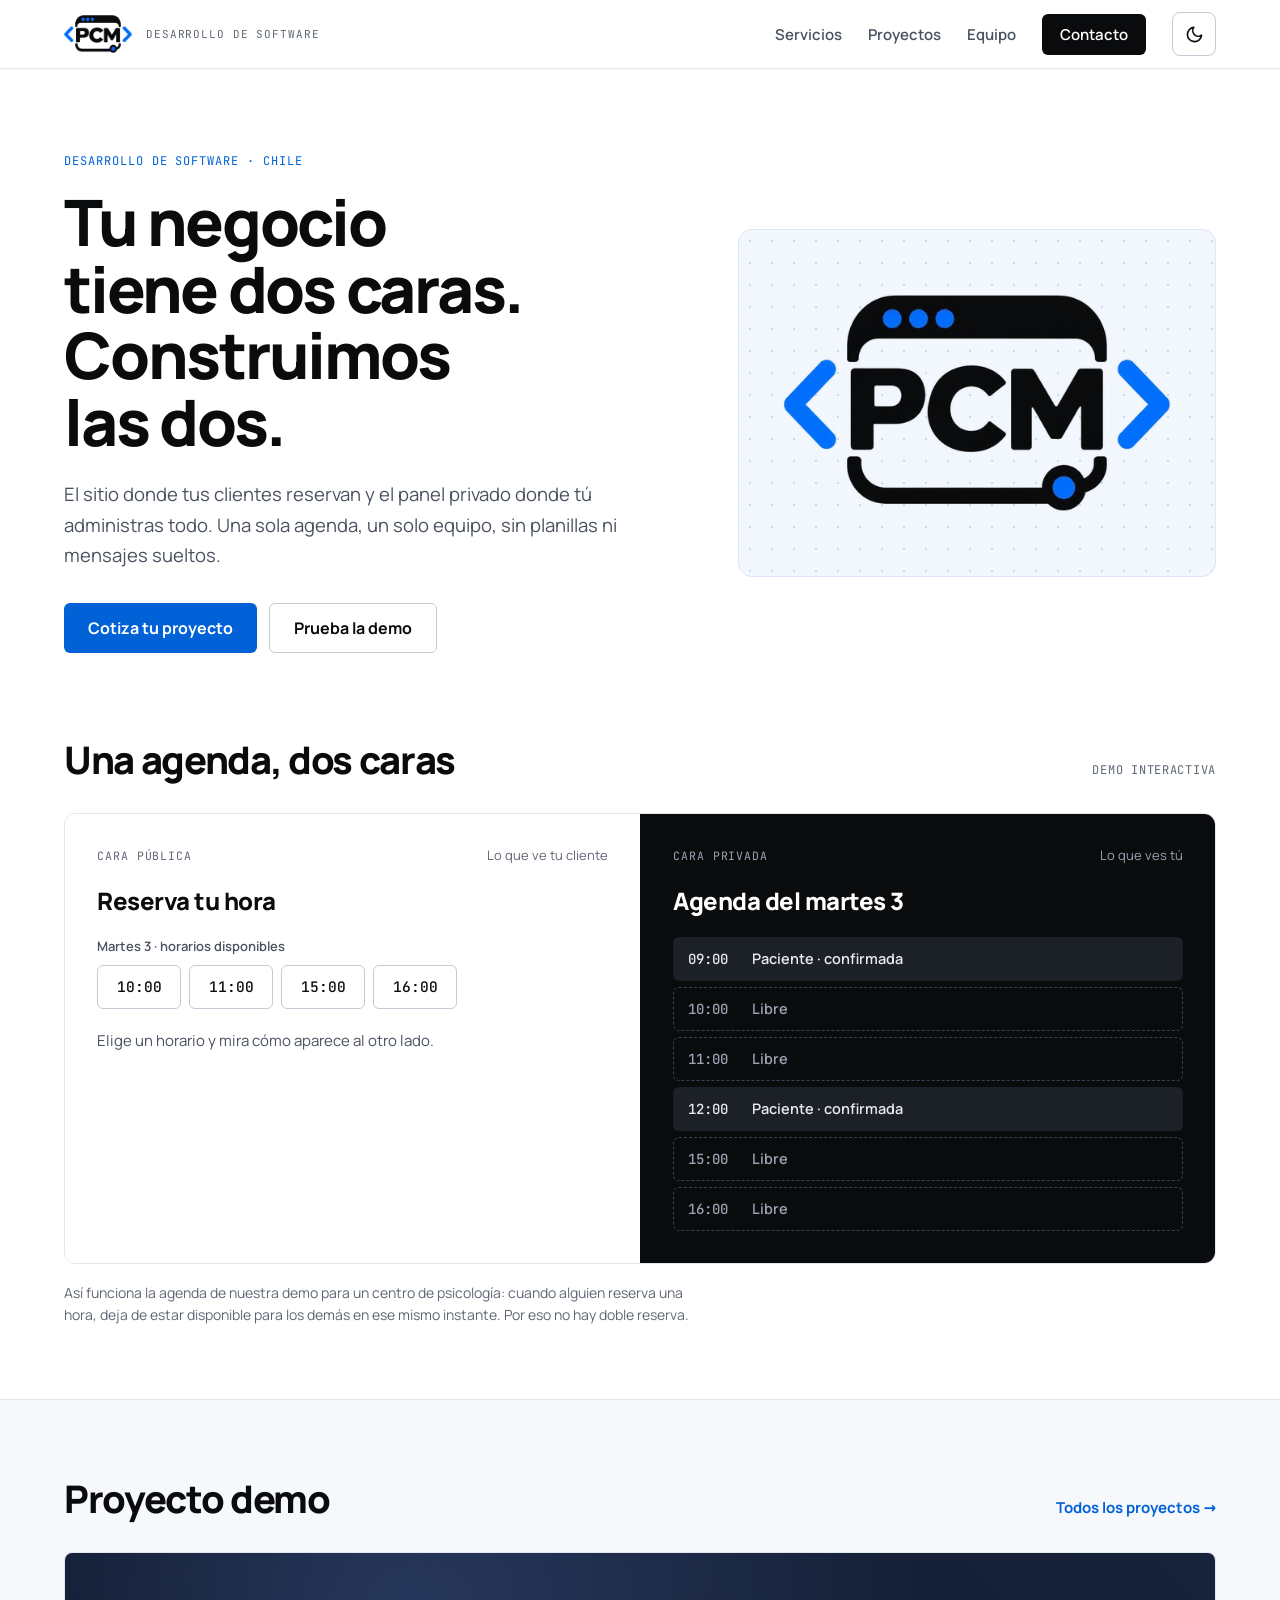
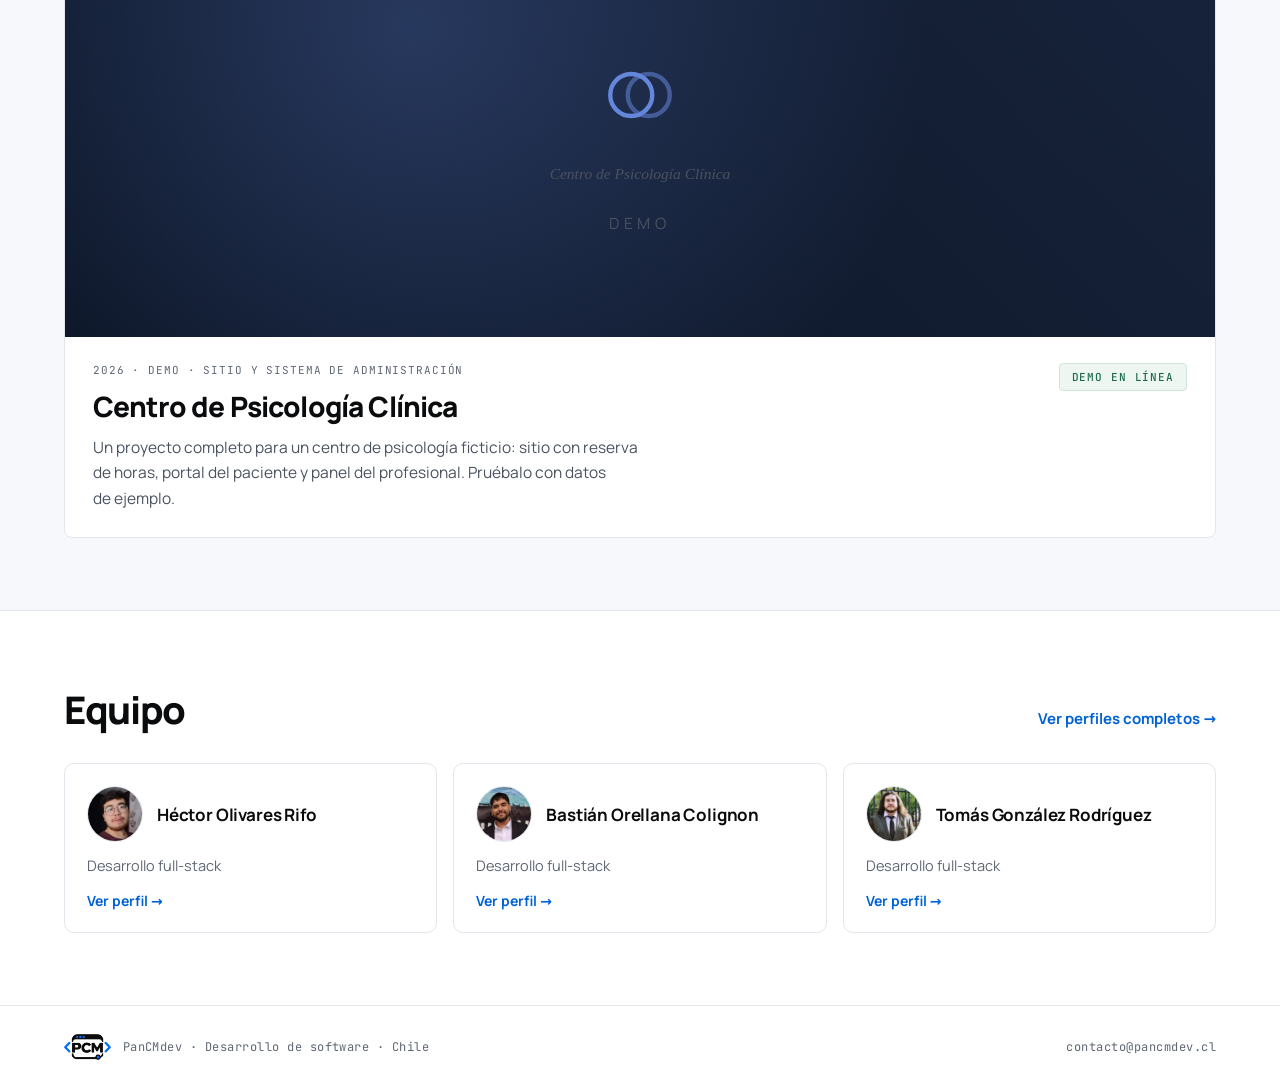
<file: index.html>
<!doctype html>
<html lang="es">
<head>
<meta charset="utf-8" />
<meta name="viewport" content="width=device-width, initial-scale=1" />
<script src="theme.js?v=3"></script>
<link rel="icon" type="image/png" sizes="16x16" href="src/assets/favicon-16.png" />
<link rel="icon" type="image/png" sizes="32x32" href="src/assets/favicon-32.png" />
<link rel="icon" type="image/png" sizes="48x48" href="src/assets/favicon-48.png" />
<link rel="apple-touch-icon" href="src/assets/apple-touch-icon.png" />
<title>PanCMdev · Sistemas de reserva y paneles a medida, Chile</title>
<meta name="description" content="Desarrollamos el sitio donde tus clientes reservan y el panel donde tú administras todo. Software a medida para negocios en Chile. Mira la demo." />
<link rel="canonical" href="https://pancmdev.cl/" />
<meta property="og:type" content="website" />
<meta property="og:site_name" content="PanCMdev" />
<meta property="og:locale" content="es_CL" />
<meta property="og:title" content="PanCMdev · Sistemas de reserva y paneles a medida, Chile" />
<meta property="og:description" content="Desarrollamos el sitio donde tus clientes reservan y el panel donde tú administras todo. Software a medida para negocios en Chile. Mira la demo." />
<meta property="og:url" content="https://pancmdev.cl/" />
<meta property="og:image" content="https://pancmdev.cl/src/assets/og-pancmdev.png" />
<meta property="og:image:width" content="1200" />
<meta property="og:image:height" content="630" />
<meta property="og:image:alt" content="PanCMdev: tu negocio tiene dos caras, construimos las dos." />
<meta name="twitter:card" content="summary_large_image" />
<link rel="preload" href="src/fonts/manrope-latin.woff2" as="font" type="font/woff2" crossorigin />
<link rel="stylesheet" href="styles.css?v=9" />
<script type="application/ld+json">
{
  "@context": "https://schema.org",
  "@graph": [
    {
      "@type": "Organization",
      "@id": "https://pancmdev.cl/#org",
      "name": "PanCMdev",
      "url": "https://pancmdev.cl/",
      "logo": "https://pancmdev.cl/src/assets/pancm-logo.webp",
      "email": "contacto@pancmdev.cl",
      "description": "Desarrollo de software a medida en Chile: el sitio donde los clientes reservan y el panel privado donde el negocio administra todo.",
      "areaServed": {
        "@type": "Country",
        "name": "Chile"
      },
      "member": [
        {
          "@type": "Person",
          "@id": "https://pancmdev.cl/hector-olivares-rifo.html#person",
          "name": "Héctor Olivares Rifo",
          "url": "https://pancmdev.cl/hector-olivares-rifo.html"
        },
        {
          "@type": "Person",
          "@id": "https://pancmdev.cl/bastian-orellana.html#person",
          "name": "Bastián Orellana Colignon",
          "url": "https://pancmdev.cl/bastian-orellana.html"
        },
        {
          "@type": "Person",
          "@id": "https://pancmdev.cl/tomas-gonzalez.html#person",
          "name": "Tomás González Rodríguez",
          "url": "https://pancmdev.cl/tomas-gonzalez.html"
        }
      ]
    },
    {
      "@type": "WebSite",
      "@id": "https://pancmdev.cl/#website",
      "name": "PanCMdev",
      "url": "https://pancmdev.cl/",
      "inLanguage": "es-CL",
      "publisher": {
        "@id": "https://pancmdev.cl/#org"
      }
    }
  ]
}
</script>
</head>
<body>

  <div class="shell">
    <header class="site">
      <a href="/" class="logo" aria-label="PanCMdev, inicio">
        <img class="logo-img only-light" src="src/assets/pancm-logo-172.webp" alt="" width="68" height="38" />
        <img class="logo-img only-dark" src="src/assets/pancm-logo-oscuro-172.webp" alt="" width="68" height="38" loading="lazy" />
        <span class="tag">Desarrollo de software</span>
      </a>
      <nav class="main">
        <a href="servicios.html">Servicios</a>
        <a href="proyectos.html">Proyectos</a>
        <a href="equipo.html">Equipo</a>
        <a href="contacto.html" class="cta">Contacto</a>
        <button type="button" class="theme-toggle" data-theme-toggle aria-label="Cambiar a tema oscuro">
          <svg class="i-moon" viewBox="0 0 24 24" fill="none" stroke="currentColor" stroke-width="2" stroke-linecap="round" stroke-linejoin="round" aria-hidden="true"><path d="M21 12.8A9 9 0 1 1 11.2 3a7 7 0 0 0 9.8 9.8z"/></svg>
          <svg class="i-sun" viewBox="0 0 24 24" fill="none" stroke="currentColor" stroke-width="2" stroke-linecap="round" stroke-linejoin="round" aria-hidden="true"><circle cx="12" cy="12" r="4"/><path d="M12 2v2M12 20v2M4.9 4.9l1.4 1.4M17.7 17.7l1.4 1.4M2 12h2M20 12h2M4.9 19.1l1.4-1.4M17.7 6.3l1.4-1.4"/></svg>
        </button>
      </nav>
      <div class="rail" aria-hidden="true"><i></i></div>
    </header>

    <main>
      <section class="hero">
        <div>
          <div class="eyebrow">Desarrollo de software · Chile</div>
          <h1>Tu negocio tiene dos caras. Construimos las dos.</h1>
          <p class="lead" data-rise>El sitio donde tus clientes reservan y el panel privado donde tú administras todo. Una sola agenda, un solo equipo, sin planillas ni mensajes sueltos.</p>
          <div class="actions" data-rise style="--d:.08s">
            <a href="servicios.html#cotizar" class="btn">Cotiza tu proyecto</a>
            <a href="proyecto.html" class="btn-outline">Prueba la demo</a>
          </div>
        </div>
        <div class="brand-panel">
          <img class="only-light" src="src/assets/pancm-logo.webp" srcset="src/assets/pancm-logo-480.webp 480w, src/assets/pancm-logo.webp 900w" sizes="(max-width: 560px) calc(100vw - 96px), 440px" alt="Logo de PanCMdev" width="900" height="504" />
          <img class="only-dark" src="src/assets/pancm-logo-oscuro.webp" srcset="src/assets/pancm-logo-oscuro-480.webp 480w, src/assets/pancm-logo-oscuro.webp 900w" sizes="(max-width: 560px) calc(100vw - 96px), 440px" alt="" width="900" height="504" loading="lazy" />
        </div>
      </section>

      <section class="section" style="padding-top:8px" data-reveal>
        <div class="section-head">
          <h2>Una agenda, dos caras</h2>
          <span class="tag">Demo interactiva</span>
        </div>
        <div class="demo" data-demo>
          <div class="demo-side demo-pub">
            <div class="demo-head">
              <span class="demo-tag">Cara pública</span>
              <span class="demo-hint">Lo que ve tu cliente</span>
            </div>
            <div class="demo-title">Reserva tu hora</div>
            <div>
              <div class="demo-day">Martes 3 · horarios disponibles</div>
              <div class="slots" data-slots></div>
            </div>
            <p class="demo-msg" data-msg aria-live="polite"></p>
            <button type="button" class="demo-reset" data-reset hidden>Reiniciar demo</button>
          </div>
          <div class="demo-side demo-priv">
            <div class="demo-head">
              <span class="demo-tag">Cara privada</span>
              <span class="demo-hint">Lo que ves tú</span>
            </div>
            <div class="demo-title">Agenda del martes 3</div>
            <div class="agenda" data-agenda></div>
          </div>
        </div>
        <p class="demo-note">Así funciona la agenda de nuestra demo para un centro de psicología: cuando alguien reserva una hora, deja de estar disponible para los demás en ese mismo instante. Por eso no hay doble reserva.</p>
      </section>

      <section class="section band" data-reveal>
        <div class="section-head">
          <h2>Proyecto demo</h2>
          <a href="proyectos.html">Todos los proyectos →</a>
        </div>
        <a href="proyecto.html" class="case-feature">
          <div class="case-art" role="img" aria-label="Logo del Centro de Psicología Clínica, demo">
            <div class="case-art-mark">
              <svg viewBox="0 0 48 48" width="84" height="84" fill="none" aria-hidden="true">
                <circle cx="19" cy="24" r="12" stroke="currentColor" stroke-width="2.5" />
                <circle cx="29" cy="24" r="12" stroke="currentColor" stroke-width="2.5" opacity="0.55" />
              </svg>
              <p class="case-art-name">Centro de Psicología Clínica</p>
              <p class="case-art-tag">Demo</p>
            </div>
          </div>
          <div class="body">
            <div class="info">
              <div class="meta">2026 · Demo · Sitio y sistema de administración</div>
              <h3>Centro de Psicología Clínica</h3>
              <p>Un proyecto completo para un centro de psicología ficticio: sitio con reserva de horas, portal del paciente y panel del profesional. Pruébalo con datos de ejemplo.</p>
            </div>
            <span class="status-pill">Demo en línea</span>
          </div>
        </a>
      </section>

      <section class="section" data-reveal>
        <div class="section-head">
          <h2>Equipo</h2>
          <a href="equipo.html">Ver perfiles completos →</a>
        </div>
        <div class="member-grid">
          <a class="member-card" href="hector-olivares-rifo.html">
            <div class="who">
              <img class="avatar" src="src/assets/hector-olivares.webp" alt="Héctor Olivares Rifo" width="56" height="56" />
              <div class="name">Héctor Olivares Rifo</div>
            </div>
            <div class="role">Desarrollo full-stack</div>
            <div class="link">Ver perfil →</div>
          </a>
          <a class="member-card" href="bastian-orellana.html">
            <div class="who">
              <img class="avatar" src="src/assets/bastian-orellana.webp" alt="Bastián Orellana Colignon" width="56" height="56" />
              <div class="name">Bastián Orellana Colignon</div>
            </div>
            <div class="role">Desarrollo full-stack</div>
            <div class="link">Ver perfil →</div>
          </a>
          <a class="member-card" href="tomas-gonzalez.html">
            <div class="who">
              <img class="avatar" src="src/assets/tomas-gonzalez.webp" alt="Tomás González Rodríguez" width="56" height="56" />
              <div class="name">Tomás González Rodríguez</div>
            </div>
            <div class="role">Desarrollo full-stack</div>
            <div class="link">Ver perfil →</div>
          </a>
        </div>
      </section>
    </main>

    <footer class="site">
      <span class="brand">
        <img class="only-light" src="src/assets/pancm-logo-172.webp" alt="" width="46" height="26" loading="lazy" />
        <img class="only-dark" src="src/assets/pancm-logo-oscuro-172.webp" alt="" width="46" height="26" loading="lazy" />
        PanCMdev · Desarrollo de software · Chile
      </span>
      <a href="mailto:contacto@pancmdev.cl">contacto@pancmdev.cl</a>
    </footer>
  </div>

  <script src="main.js?v=5"></script>
</body>
</html>
</file>
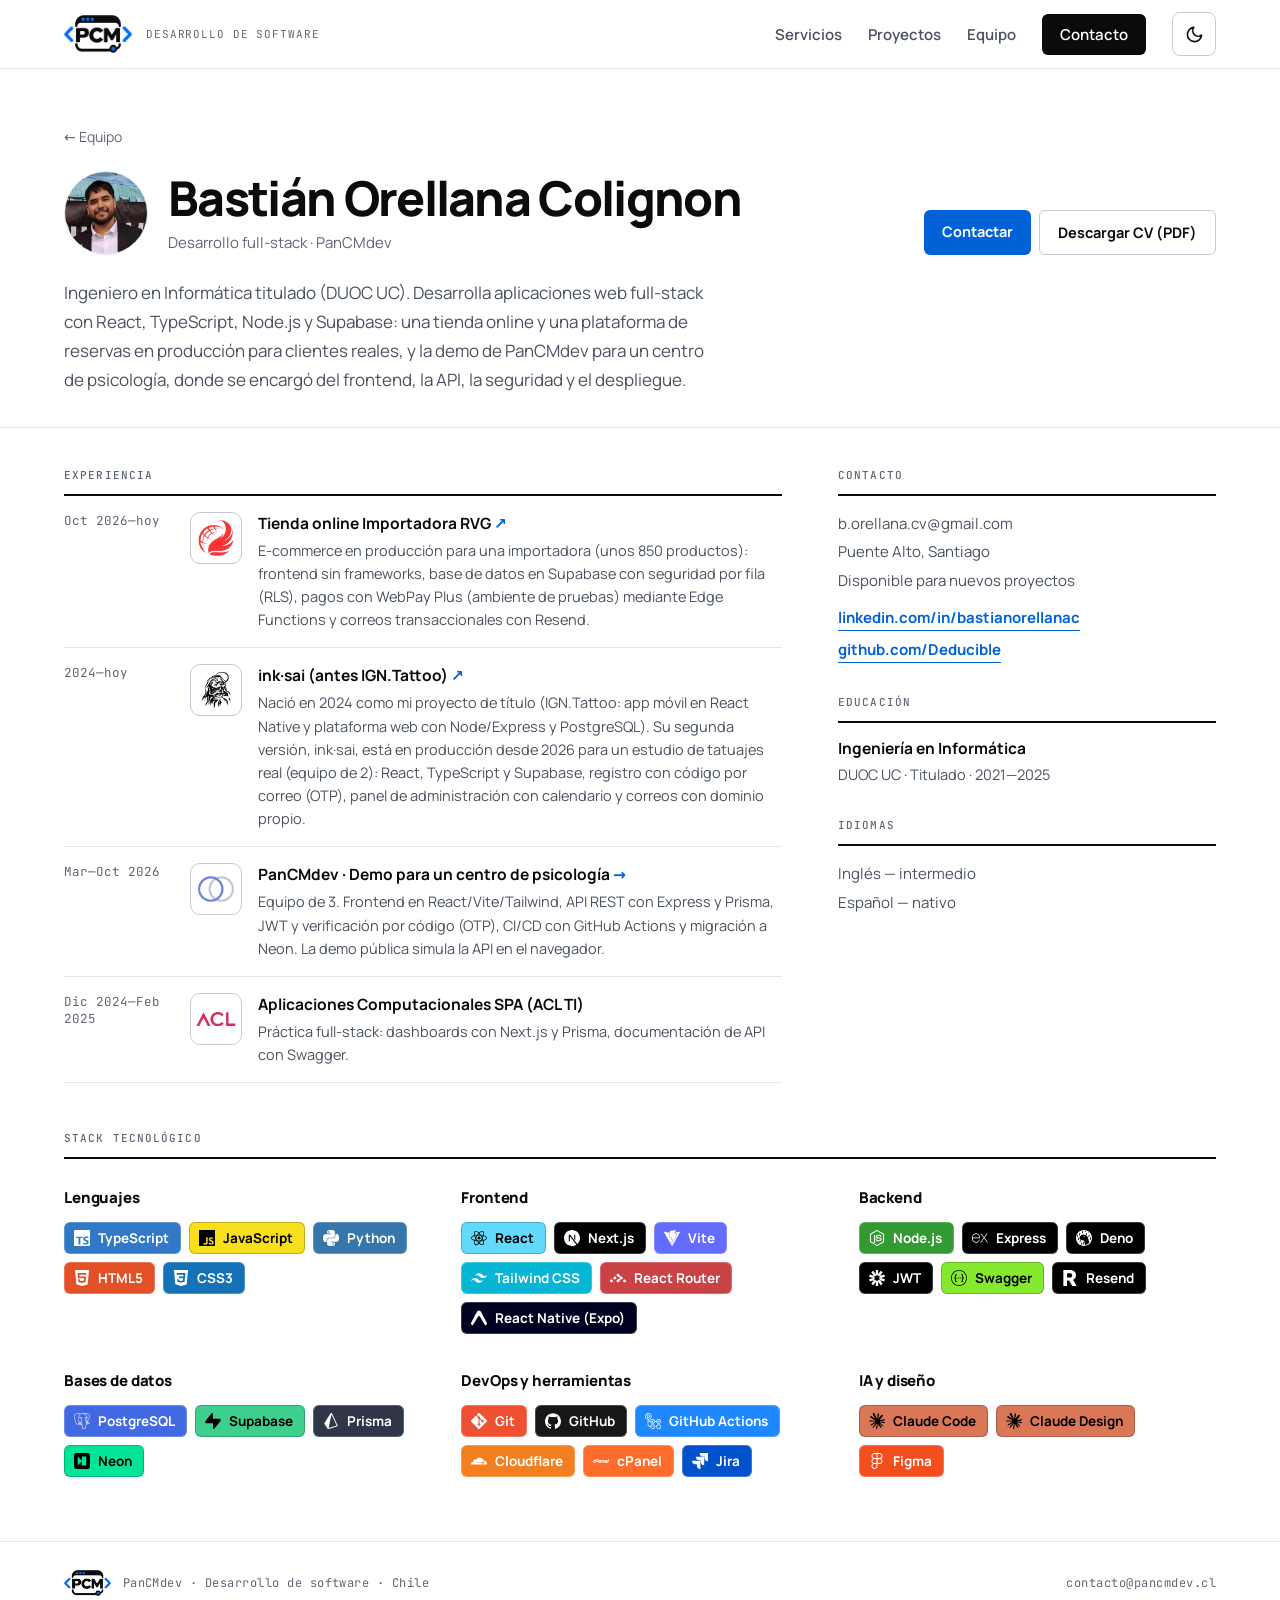
<file: bastian-orellana.html>
<!doctype html>
<html lang="es">
<head>
<meta charset="utf-8" />
<meta name="viewport" content="width=device-width, initial-scale=1" />
<script src="theme.js?v=3"></script>
<link rel="icon" type="image/png" sizes="16x16" href="src/assets/favicon-16.png" />
<link rel="icon" type="image/png" sizes="32x32" href="src/assets/favicon-32.png" />
<link rel="icon" type="image/png" sizes="48x48" href="src/assets/favicon-48.png" />
<link rel="apple-touch-icon" href="src/assets/apple-touch-icon.png" />
<title>Bastián Orellana Colignon — Desarrollador full-stack | PanCMdev</title>
<meta name="description" content="Ingeniero en Informática (Duoc UC). Frontend en React, APIs con Express y Prisma, autenticación y CI/CD. Puente Alto, Santiago. Experiencia y proyectos." />
<link rel="canonical" href="https://pancmdev.cl/bastian-orellana.html" />
<meta property="og:type" content="profile" />
<meta property="og:site_name" content="PanCMdev" />
<meta property="og:locale" content="es_CL" />
<meta property="og:title" content="Bastián Orellana Colignon — Desarrollador full-stack | PanCMdev" />
<meta property="og:description" content="Ingeniero en Informática (Duoc UC). Frontend en React, APIs con Express y Prisma, autenticación y CI/CD. Puente Alto, Santiago. Experiencia y proyectos." />
<meta property="og:url" content="https://pancmdev.cl/bastian-orellana.html" />
<meta property="og:image" content="https://pancmdev.cl/src/assets/og-bastian-orellana.png?v=2" />
<meta property="og:image:width" content="1200" />
<meta property="og:image:height" content="630" />
<meta property="og:image:alt" content="Bastián Orellana Colignon, Desarrollo full-stack en PanCMdev" />
<meta property="profile:first_name" content="Bastián" />
<meta property="profile:last_name" content="Orellana Colignon" />
<meta name="twitter:card" content="summary_large_image" />
<link rel="preload" href="src/fonts/manrope-latin.woff2" as="font" type="font/woff2" crossorigin />
<link rel="stylesheet" href="styles.css?v=9" />
<link rel="stylesheet" href="tech.css?v=5" />
<script type="application/ld+json">
{
  "@context": "https://schema.org",
  "@type": "ProfilePage",
  "url": "https://pancmdev.cl/bastian-orellana.html",
  "mainEntity": {
    "@type": "Person",
    "@id": "https://pancmdev.cl/bastian-orellana.html#person",
    "name": "Bastián Orellana Colignon",
    "jobTitle": "Desarrollador full-stack",
    "url": "https://pancmdev.cl/bastian-orellana.html",
    "image": "https://pancmdev.cl/src/assets/bastian-orellana.webp",
    "worksFor": {
      "@type": "Organization",
      "@id": "https://pancmdev.cl/#org",
      "name": "PanCMdev",
      "url": "https://pancmdev.cl/"
    },
    "alumniOf": {
      "@type": "EducationalOrganization",
      "name": "Duoc UC"
    },
    "address": {
      "@type": "PostalAddress",
      "addressLocality": "Puente Alto",
      "addressCountry": "CL"
    },
    "knowsAbout": [
      "React",
      "TypeScript",
      "Node.js",
      "Express",
      "PostgreSQL",
      "Supabase",
      "Prisma",
      "Tailwind CSS",
      "JWT",
      "GitHub Actions",
      "JavaScript",
      "Python",
      "HTML5",
      "CSS3",
      "Next.js",
      "Vite",
      "React Router",
      "React Native",
      "Expo",
      "Deno",
      "Swagger",
      "Resend",
      "Neon",
      "Git",
      "GitHub",
      "Cloudflare",
      "cPanel",
      "Jira",
      "Claude Code",
      "Claude Design",
      "Figma"
    ],
    "sameAs": [
      "https://www.linkedin.com/in/bastianorellanac"
    ]
  }
}
</script>
</head>
<body>

  <div class="shell">
    <header class="site">
      <a href="/" class="logo" aria-label="PanCMdev, inicio">
        <img class="logo-img only-light" src="src/assets/pancm-logo-172.webp" alt="" width="68" height="38" />
        <img class="logo-img only-dark" src="src/assets/pancm-logo-oscuro-172.webp" alt="" width="68" height="38" loading="lazy" />
        <span class="tag">Desarrollo de software</span>
      </a>
      <nav class="main">
        <a href="servicios.html">Servicios</a>
        <a href="proyectos.html">Proyectos</a>
        <a href="equipo.html">Equipo</a>
        <a href="contacto.html" class="cta">Contacto</a>
        <button type="button" class="theme-toggle" data-theme-toggle aria-label="Cambiar a tema oscuro">
          <svg class="i-moon" viewBox="0 0 24 24" fill="none" stroke="currentColor" stroke-width="2" stroke-linecap="round" stroke-linejoin="round" aria-hidden="true"><path d="M21 12.8A9 9 0 1 1 11.2 3a7 7 0 0 0 9.8 9.8z"/></svg>
          <svg class="i-sun" viewBox="0 0 24 24" fill="none" stroke="currentColor" stroke-width="2" stroke-linecap="round" stroke-linejoin="round" aria-hidden="true"><circle cx="12" cy="12" r="4"/><path d="M12 2v2M12 20v2M4.9 4.9l1.4 1.4M17.7 17.7l1.4 1.4M2 12h2M20 12h2M4.9 19.1l1.4-1.4M17.7 6.3l1.4-1.4"/></svg>
        </button>
      </nav>
      <div class="rail" aria-hidden="true"><i></i></div>
    </header>
    <main>
      <section style="padding:56px var(--gutter) 32px;border-bottom:1px solid var(--border)">
        <a href="equipo.html" class="back-link">← Equipo</a>
        <div class="profile-head">
          <div class="who">
            <img class="profile-avatar" src="src/assets/bastian-orellana.webp" alt="Bastián Orellana Colignon" width="84" height="84" />
            <div>
              <h1>Bastián Orellana Colignon</h1>
              <p class="profile-role">Desarrollo full-stack · PanCMdev</p>
            </div>
          </div>
          <div class="profile-cta">
            <a href="contacto.html" class="primary">Contactar</a>
            <a href="cv/CV-Bastian-Orellana.pdf" class="secondary" download="CV-Bastian-Orellana.pdf">Descargar CV (PDF)</a>
          </div>
        </div>
        <p class="profile-bio">Ingeniero en Informática titulado (DUOC UC). Desarrolla aplicaciones web full-stack con React, TypeScript, Node.js y Supabase: una tienda online y una plataforma de reservas en producción para clientes reales, y la demo de PanCMdev para un centro de psicología, donde se encargó del frontend, la API, la seguridad y el despliegue.</p>
      </section>

      <section class="profile-grid wide">
        <div>
          <div class="panel-label">Experiencia</div>
          <div>
            <div class="exp-row">
              <span class="year">Oct 2026—hoy</span>
              <span class="with-logo">
                <span class="logo-tile"><img src="src/assets/clientes/rvg.webp" alt="" width="52" height="52" loading="lazy" /></span>
                <span class="txt">
                  <a href="https://importadorarvg.cl" class="titulo" target="_blank" rel="noopener noreferrer">Tienda online Importadora RVG <span class="ir" aria-hidden="true">↗</span></a>
                  <span class="detalle">E-commerce en producción para una importadora (unos 850 productos): frontend sin frameworks, base de datos en Supabase con seguridad por fila (RLS), pagos con WebPay Plus (ambiente de pruebas) mediante Edge Functions y correos transaccionales con Resend.</span>
                </span>
              </span>
            </div>
            <div class="exp-row">
              <span class="year">2024—hoy</span>
              <span class="with-logo">
                <span class="logo-tile"><img src="src/assets/clientes/inksai.webp" alt="" width="52" height="52" loading="lazy" /></span>
                <span class="txt">
                  <a href="https://inksai.cl" class="titulo" target="_blank" rel="noopener noreferrer">ink·sai (antes IGN.Tattoo) <span class="ir" aria-hidden="true">↗</span></a>
                  <span class="detalle">Nació en 2024 como mi proyecto de título (IGN.Tattoo: app móvil en React Native y plataforma web con Node/Express y PostgreSQL). Su segunda versión, ink·sai, está en producción desde 2026 para un estudio de tatuajes real (equipo de 2): React, TypeScript y Supabase, registro con código por correo (OTP), panel de administración con calendario y correos con dominio propio.</span>
                </span>
              </span>
            </div>
            <div class="exp-row">
              <span class="year">Mar—Oct 2026</span>
              <span class="with-logo">
                <span class="logo-tile"><img src="src/assets/clientes/centro-psicologia.webp" alt="" width="52" height="52" loading="lazy" /></span>
                <span class="txt">
                  <a href="proyecto.html" class="titulo">PanCMdev · Demo para un centro de psicología <span class="ir" aria-hidden="true">→</span></a>
                  <span class="detalle">Equipo de 3. Frontend en React/Vite/Tailwind, API REST con Express y Prisma, JWT y verificación por código (OTP), CI/CD con GitHub Actions y migración a Neon. La demo pública simula la API en el navegador.</span>
                </span>
              </span>
            </div>
            <div class="exp-row">
              <span class="year">Dic 2024—Feb 2025</span>
              <span class="with-logo">
                <span class="logo-tile"><img src="src/assets/clientes/acl.webp" alt="" width="52" height="52" loading="lazy" /></span>
                <span class="txt">
                  <span class="titulo">Aplicaciones Computacionales SPA (ACL TI)</span>
                  <span class="detalle">Práctica full-stack: dashboards con Next.js y Prisma, documentación de API con Swagger.</span>
                </span>
              </span>
            </div>
          </div>
        </div>
        <aside>
          <div class="panel-label">Contacto</div>
          <div class="datos-list"><a href="mailto:b.orellana.cv@gmail.com">b.orellana.cv@gmail.com</a><br />Puente Alto, Santiago<br />Disponible para nuevos proyectos</div>
          <div class="link-list">
            <a href="https://www.linkedin.com/in/bastianorellanac" class="linkedin-link" target="_blank" rel="noopener noreferrer">linkedin.com/in/bastianorellanac</a>
            <a href="https://github.com/Deducible" class="linkedin-link" target="_blank" rel="noopener noreferrer">github.com/Deducible</a>
          </div>
          <div class="panel-label spaced">Educación</div>
          <div class="edu">
            <span class="titulo">Ingeniería en Informática</span>
            <span class="detalle">DUOC UC · Titulado · 2021—2025</span>
          </div>
          <div class="panel-label spaced">Idiomas</div>
          <div class="datos-list">Inglés — intermedio<br />Español — nativo</div>
        </aside>
      </section>

      <section class="stack-section" aria-labelledby="stack-h">
        <h2 class="panel-label" id="stack-h">Stack tecnológico</h2>
        <div class="stack-grid">
          <div class="stack-group">
            <h3 class="stack-title">Lenguajes</h3>
            <ul class="chips">
              <li class="tech ti-typescript"><i aria-hidden="true"></i>TypeScript</li>
              <li class="tech ti-javascript"><i aria-hidden="true"></i>JavaScript</li>
              <li class="tech ti-python"><i aria-hidden="true"></i>Python</li>
              <li class="tech ti-html5"><i aria-hidden="true"></i>HTML5</li>
              <li class="tech ti-css3"><i aria-hidden="true"></i>CSS3</li>
            </ul>
          </div>
          <div class="stack-group">
            <h3 class="stack-title">Frontend</h3>
            <ul class="chips">
              <li class="tech ti-react"><i aria-hidden="true"></i>React</li>
              <li class="tech ti-nextdotjs"><i aria-hidden="true"></i>Next.js</li>
              <li class="tech ti-vite"><i aria-hidden="true"></i>Vite</li>
              <li class="tech ti-tailwindcss"><i aria-hidden="true"></i>Tailwind CSS</li>
              <li class="tech ti-reactrouter"><i aria-hidden="true"></i>React Router</li>
              <li class="tech ti-expo"><i aria-hidden="true"></i>React Native (Expo)</li>
            </ul>
          </div>
          <div class="stack-group">
            <h3 class="stack-title">Backend</h3>
            <ul class="chips">
              <li class="tech ti-nodedotjs"><i aria-hidden="true"></i>Node.js</li>
              <li class="tech ti-express"><i aria-hidden="true"></i>Express</li>
              <li class="tech ti-deno"><i aria-hidden="true"></i>Deno</li>
              <li class="tech ti-jsonwebtokens"><i aria-hidden="true"></i>JWT</li>
              <li class="tech ti-swagger"><i aria-hidden="true"></i>Swagger</li>
              <li class="tech ti-resend"><i aria-hidden="true"></i>Resend</li>
            </ul>
          </div>
          <div class="stack-group">
            <h3 class="stack-title">Bases de datos</h3>
            <ul class="chips">
              <li class="tech ti-postgresql"><i aria-hidden="true"></i>PostgreSQL</li>
              <li class="tech ti-supabase"><i aria-hidden="true"></i>Supabase</li>
              <li class="tech ti-prisma"><i aria-hidden="true"></i>Prisma</li>
              <li class="tech ti-neon"><i aria-hidden="true"></i>Neon</li>
            </ul>
          </div>
          <div class="stack-group">
            <h3 class="stack-title">DevOps y herramientas</h3>
            <ul class="chips">
              <li class="tech ti-git"><i aria-hidden="true"></i>Git</li>
              <li class="tech ti-github"><i aria-hidden="true"></i>GitHub</li>
              <li class="tech ti-githubactions"><i aria-hidden="true"></i>GitHub Actions</li>
              <li class="tech ti-cloudflare"><i aria-hidden="true"></i>Cloudflare</li>
              <li class="tech ti-cpanel"><i aria-hidden="true"></i>cPanel</li>
              <li class="tech ti-jira"><i aria-hidden="true"></i>Jira</li>
            </ul>
          </div>
          <div class="stack-group">
            <h3 class="stack-title">IA y diseño</h3>
            <ul class="chips">
              <li class="tech ti-claude"><i aria-hidden="true"></i>Claude Code</li>
              <li class="tech ti-claude"><i aria-hidden="true"></i>Claude Design</li>
              <li class="tech ti-figma"><i aria-hidden="true"></i>Figma</li>
            </ul>
          </div>
        </div>
      </section>
    </main>

    <footer class="site">
      <span class="brand">
        <img class="only-light" src="src/assets/pancm-logo-172.webp" alt="" width="46" height="26" loading="lazy" />
        <img class="only-dark" src="src/assets/pancm-logo-oscuro-172.webp" alt="" width="46" height="26" loading="lazy" />
        PanCMdev · Desarrollo de software · Chile
      </span>
      <a href="mailto:contacto@pancmdev.cl">contacto@pancmdev.cl</a>
    </footer>
  </div>

  <script src="main.js?v=5"></script>
</body>
</html>
</file>
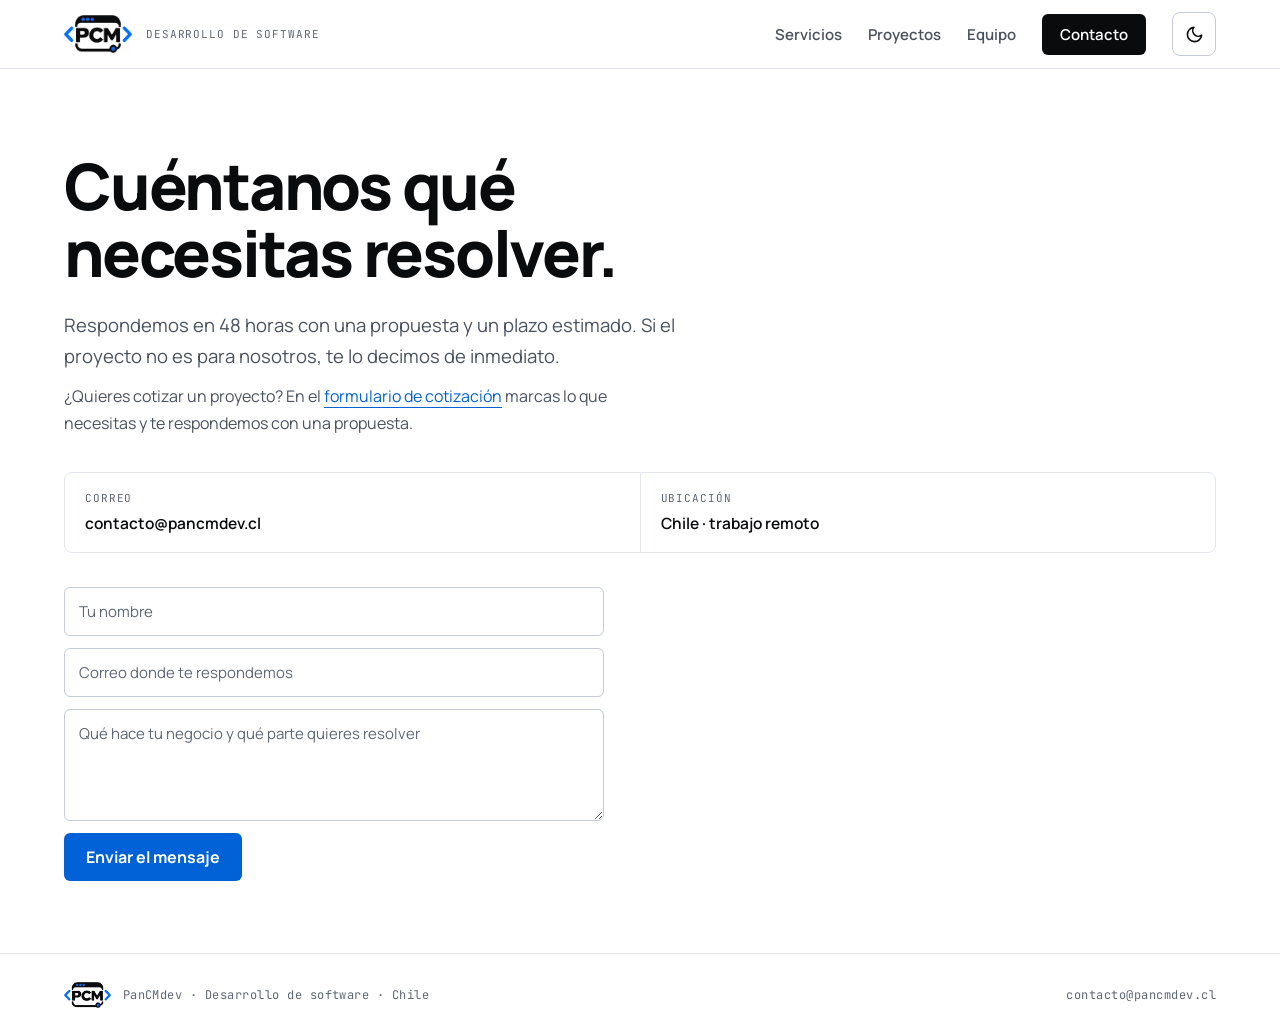
<file: contacto.html>
<!doctype html>
<html lang="es">
<head>
<meta charset="utf-8" />
<meta name="viewport" content="width=device-width, initial-scale=1" />
<script src="theme.js?v=3"></script>
<link rel="icon" type="image/png" sizes="16x16" href="src/assets/favicon-16.png" />
<link rel="icon" type="image/png" sizes="32x32" href="src/assets/favicon-32.png" />
<link rel="icon" type="image/png" sizes="48x48" href="src/assets/favicon-48.png" />
<link rel="apple-touch-icon" href="src/assets/apple-touch-icon.png" />
<title>Contacto — PanCMdev</title>
<meta name="description" content="Cuéntanos qué necesitas resolver. Respondemos en 48 horas con una propuesta y un plazo estimado. Escríbenos a contacto@pancmdev.cl." />
<link rel="canonical" href="https://pancmdev.cl/contacto.html" />
<meta property="og:type" content="website" />
<meta property="og:site_name" content="PanCMdev" />
<meta property="og:locale" content="es_CL" />
<meta property="og:title" content="Contacto — PanCMdev" />
<meta property="og:description" content="Cuéntanos qué necesitas resolver. Respondemos en 48 horas con una propuesta y un plazo estimado. Escríbenos a contacto@pancmdev.cl." />
<meta property="og:url" content="https://pancmdev.cl/contacto.html" />
<meta property="og:image" content="https://pancmdev.cl/src/assets/og-pancmdev.png" />
<meta property="og:image:width" content="1200" />
<meta property="og:image:height" content="630" />
<meta property="og:image:alt" content="PanCMdev: tu negocio tiene dos caras, construimos las dos." />
<meta name="twitter:card" content="summary_large_image" />
<link rel="preload" href="src/fonts/manrope-latin.woff2" as="font" type="font/woff2" crossorigin />
<link rel="stylesheet" href="styles.css?v=9" />
</head>
<body>

  <div class="shell">
    <header class="site">
      <a href="/" class="logo" aria-label="PanCMdev, inicio">
        <img class="logo-img only-light" src="src/assets/pancm-logo-172.webp" alt="" width="68" height="38" />
        <img class="logo-img only-dark" src="src/assets/pancm-logo-oscuro-172.webp" alt="" width="68" height="38" loading="lazy" />
        <span class="tag">Desarrollo de software</span>
      </a>
      <nav class="main">
        <a href="servicios.html">Servicios</a>
        <a href="proyectos.html">Proyectos</a>
        <a href="equipo.html">Equipo</a>
        <a href="contacto.html" class="cta">Contacto</a>
        <button type="button" class="theme-toggle" data-theme-toggle aria-label="Cambiar a tema oscuro">
          <svg class="i-moon" viewBox="0 0 24 24" fill="none" stroke="currentColor" stroke-width="2" stroke-linecap="round" stroke-linejoin="round" aria-hidden="true"><path d="M21 12.8A9 9 0 1 1 11.2 3a7 7 0 0 0 9.8 9.8z"/></svg>
          <svg class="i-sun" viewBox="0 0 24 24" fill="none" stroke="currentColor" stroke-width="2" stroke-linecap="round" stroke-linejoin="round" aria-hidden="true"><circle cx="12" cy="12" r="4"/><path d="M12 2v2M12 20v2M4.9 4.9l1.4 1.4M17.7 17.7l1.4 1.4M2 12h2M20 12h2M4.9 19.1l1.4-1.4M17.7 6.3l1.4-1.4"/></svg>
        </button>
      </nav>
      <div class="rail" aria-hidden="true"><i></i></div>
    </header>
    <main>
      <section style="padding:64px var(--gutter) 72px">
        <h1 style="max-width:17ch">Cuéntanos qué necesitas resolver.</h1>
        <p class="lead" style="max-width:56ch">Respondemos en 48 horas con una propuesta y un plazo estimado. Si el proyecto no es para nosotros, te lo decimos de inmediato.</p>
        <p class="page-sub wide">¿Quieres cotizar un proyecto? En el <a href="servicios.html#cotizar" class="inline-link">formulario de cotización</a> marcas lo que necesitas y te respondemos con una propuesta.</p>

        <div class="contact-grid">
          <div class="contact-box"><div class="label">Correo</div><div class="value"><a href="mailto:contacto@pancmdev.cl">contacto@pancmdev.cl</a></div></div>
          <div class="contact-box"><div class="label">Ubicación</div><div class="value">Chile · trabajo remoto</div></div>
        </div>

        <form class="contact-form" action="mailto:contacto@pancmdev.cl" method="post" enctype="text/plain" data-contact-form>
          <label class="sr-only" for="c-nombre">Tu nombre</label>
          <input id="c-nombre" name="nombre" autocomplete="name" placeholder="Tu nombre" required />
          <label class="sr-only" for="c-correo">Correo donde te respondemos</label>
          <input id="c-correo" name="correo" type="email" autocomplete="email" placeholder="Correo donde te respondemos" required />
          <label class="sr-only" for="c-mensaje">Qué hace tu negocio y qué parte quieres resolver</label>
          <textarea id="c-mensaje" name="mensaje" placeholder="Qué hace tu negocio y qué parte quieres resolver" rows="4" required></textarea>
          <button type="submit">Enviar el mensaje</button>
          <p class="form-msg" data-form-msg aria-live="polite"></p>
        </form>
      </section>
    </main>

    <footer class="site">
      <span class="brand">
        <img class="only-light" src="src/assets/pancm-logo-172.webp" alt="" width="46" height="26" loading="lazy" />
        <img class="only-dark" src="src/assets/pancm-logo-oscuro-172.webp" alt="" width="46" height="26" loading="lazy" />
        PanCMdev · Desarrollo de software · Chile
      </span>
      <a href="mailto:contacto@pancmdev.cl">contacto@pancmdev.cl</a>
    </footer>
  </div>

  <script src="main.js?v=5"></script>
</body>
</html>
</file>
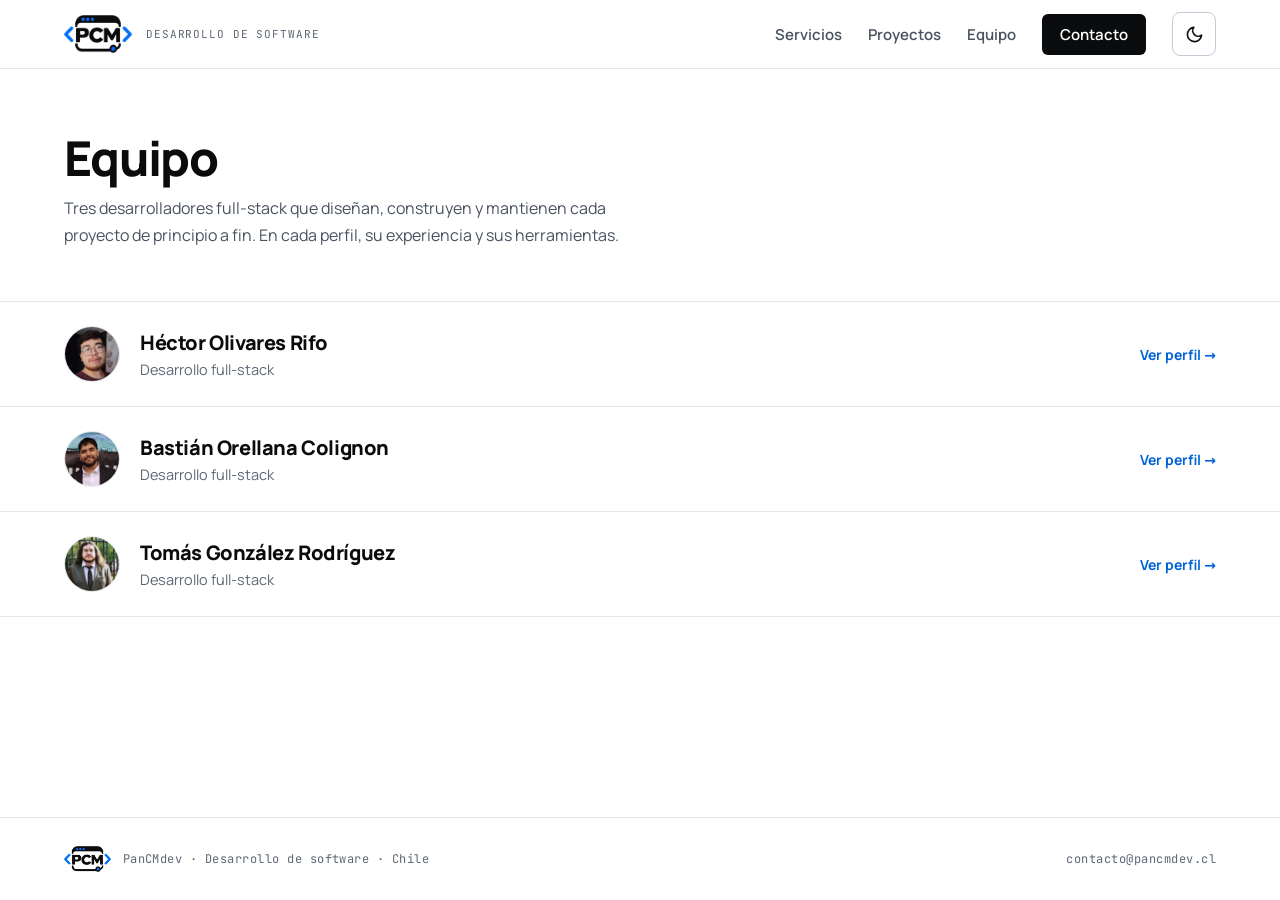
<file: equipo.html>
<!doctype html>
<html lang="es">
<head>
<meta charset="utf-8" />
<meta name="viewport" content="width=device-width, initial-scale=1" />
<script src="theme.js?v=3"></script>
<link rel="icon" type="image/png" sizes="16x16" href="src/assets/favicon-16.png" />
<link rel="icon" type="image/png" sizes="32x32" href="src/assets/favicon-32.png" />
<link rel="icon" type="image/png" sizes="48x48" href="src/assets/favicon-48.png" />
<link rel="apple-touch-icon" href="src/assets/apple-touch-icon.png" />
<title>Equipo de desarrollo — PanCMdev</title>
<meta name="description" content="Héctor Olivares Rifo, Bastián Orellana Colignon y Tomás González Rodríguez: el equipo full-stack detrás de PanCMdev. Perfiles, experiencia y herramientas." />
<link rel="canonical" href="https://pancmdev.cl/equipo.html" />
<meta property="og:type" content="website" />
<meta property="og:site_name" content="PanCMdev" />
<meta property="og:locale" content="es_CL" />
<meta property="og:title" content="Equipo de desarrollo — PanCMdev" />
<meta property="og:description" content="Héctor Olivares Rifo, Bastián Orellana Colignon y Tomás González Rodríguez: el equipo full-stack detrás de PanCMdev. Perfiles, experiencia y herramientas." />
<meta property="og:url" content="https://pancmdev.cl/equipo.html" />
<meta property="og:image" content="https://pancmdev.cl/src/assets/og-pancmdev.png" />
<meta property="og:image:width" content="1200" />
<meta property="og:image:height" content="630" />
<meta property="og:image:alt" content="PanCMdev: tu negocio tiene dos caras, construimos las dos." />
<meta name="twitter:card" content="summary_large_image" />
<link rel="preload" href="src/fonts/manrope-latin.woff2" as="font" type="font/woff2" crossorigin />
<link rel="stylesheet" href="styles.css?v=9" />
</head>
<body>

  <div class="shell">
    <header class="site">
      <a href="/" class="logo" aria-label="PanCMdev, inicio">
        <img class="logo-img only-light" src="src/assets/pancm-logo-172.webp" alt="" width="68" height="38" />
        <img class="logo-img only-dark" src="src/assets/pancm-logo-oscuro-172.webp" alt="" width="68" height="38" loading="lazy" />
        <span class="tag">Desarrollo de software</span>
      </a>
      <nav class="main">
        <a href="servicios.html">Servicios</a>
        <a href="proyectos.html">Proyectos</a>
        <a href="equipo.html">Equipo</a>
        <a href="contacto.html" class="cta">Contacto</a>
        <button type="button" class="theme-toggle" data-theme-toggle aria-label="Cambiar a tema oscuro">
          <svg class="i-moon" viewBox="0 0 24 24" fill="none" stroke="currentColor" stroke-width="2" stroke-linecap="round" stroke-linejoin="round" aria-hidden="true"><path d="M21 12.8A9 9 0 1 1 11.2 3a7 7 0 0 0 9.8 9.8z"/></svg>
          <svg class="i-sun" viewBox="0 0 24 24" fill="none" stroke="currentColor" stroke-width="2" stroke-linecap="round" stroke-linejoin="round" aria-hidden="true"><circle cx="12" cy="12" r="4"/><path d="M12 2v2M12 20v2M4.9 4.9l1.4 1.4M17.7 17.7l1.4 1.4M2 12h2M20 12h2M4.9 19.1l1.4-1.4M17.7 6.3l1.4-1.4"/></svg>
        </button>
      </nav>
      <div class="rail" aria-hidden="true"><i></i></div>
    </header>
    <main>
      <section style="padding:64px var(--gutter) 28px;border-bottom:1px solid var(--border)">
        <h1 class="page-title">Equipo</h1>
        <p class="page-sub wide">Tres desarrolladores full-stack que diseñan, construyen y mantienen cada proyecto de principio a fin. En cada perfil, su experiencia y sus herramientas.</p>
      </section>
      <section style="padding:0">
        <div>
          <a class="team-row" href="hector-olivares-rifo.html">
            <img class="avatar" src="src/assets/hector-olivares.webp" alt="Héctor Olivares Rifo" width="56" height="56" />
            <span>
              <span class="nombre">Héctor Olivares Rifo</span>
              <span class="rol">Desarrollo full-stack</span>
            </span>
            <span class="link">Ver perfil →</span>
          </a>
          <a class="team-row" href="bastian-orellana.html">
            <img class="avatar" src="src/assets/bastian-orellana.webp" alt="Bastián Orellana Colignon" width="56" height="56" />
            <span>
              <span class="nombre">Bastián Orellana Colignon</span>
              <span class="rol">Desarrollo full-stack</span>
            </span>
            <span class="link">Ver perfil →</span>
          </a>
          <a class="team-row" href="tomas-gonzalez.html">
            <img class="avatar" src="src/assets/tomas-gonzalez.webp" alt="Tomás González Rodríguez" width="56" height="56" />
            <span>
              <span class="nombre">Tomás González Rodríguez</span>
              <span class="rol">Desarrollo full-stack</span>
            </span>
            <span class="link">Ver perfil →</span>
          </a>
        </div>
      </section>
    </main>

    <footer class="site">
      <span class="brand">
        <img class="only-light" src="src/assets/pancm-logo-172.webp" alt="" width="46" height="26" loading="lazy" />
        <img class="only-dark" src="src/assets/pancm-logo-oscuro-172.webp" alt="" width="46" height="26" loading="lazy" />
        PanCMdev · Desarrollo de software · Chile
      </span>
      <a href="mailto:contacto@pancmdev.cl">contacto@pancmdev.cl</a>
    </footer>
  </div>

  <script src="main.js?v=5"></script>
</body>
</html>
</file>
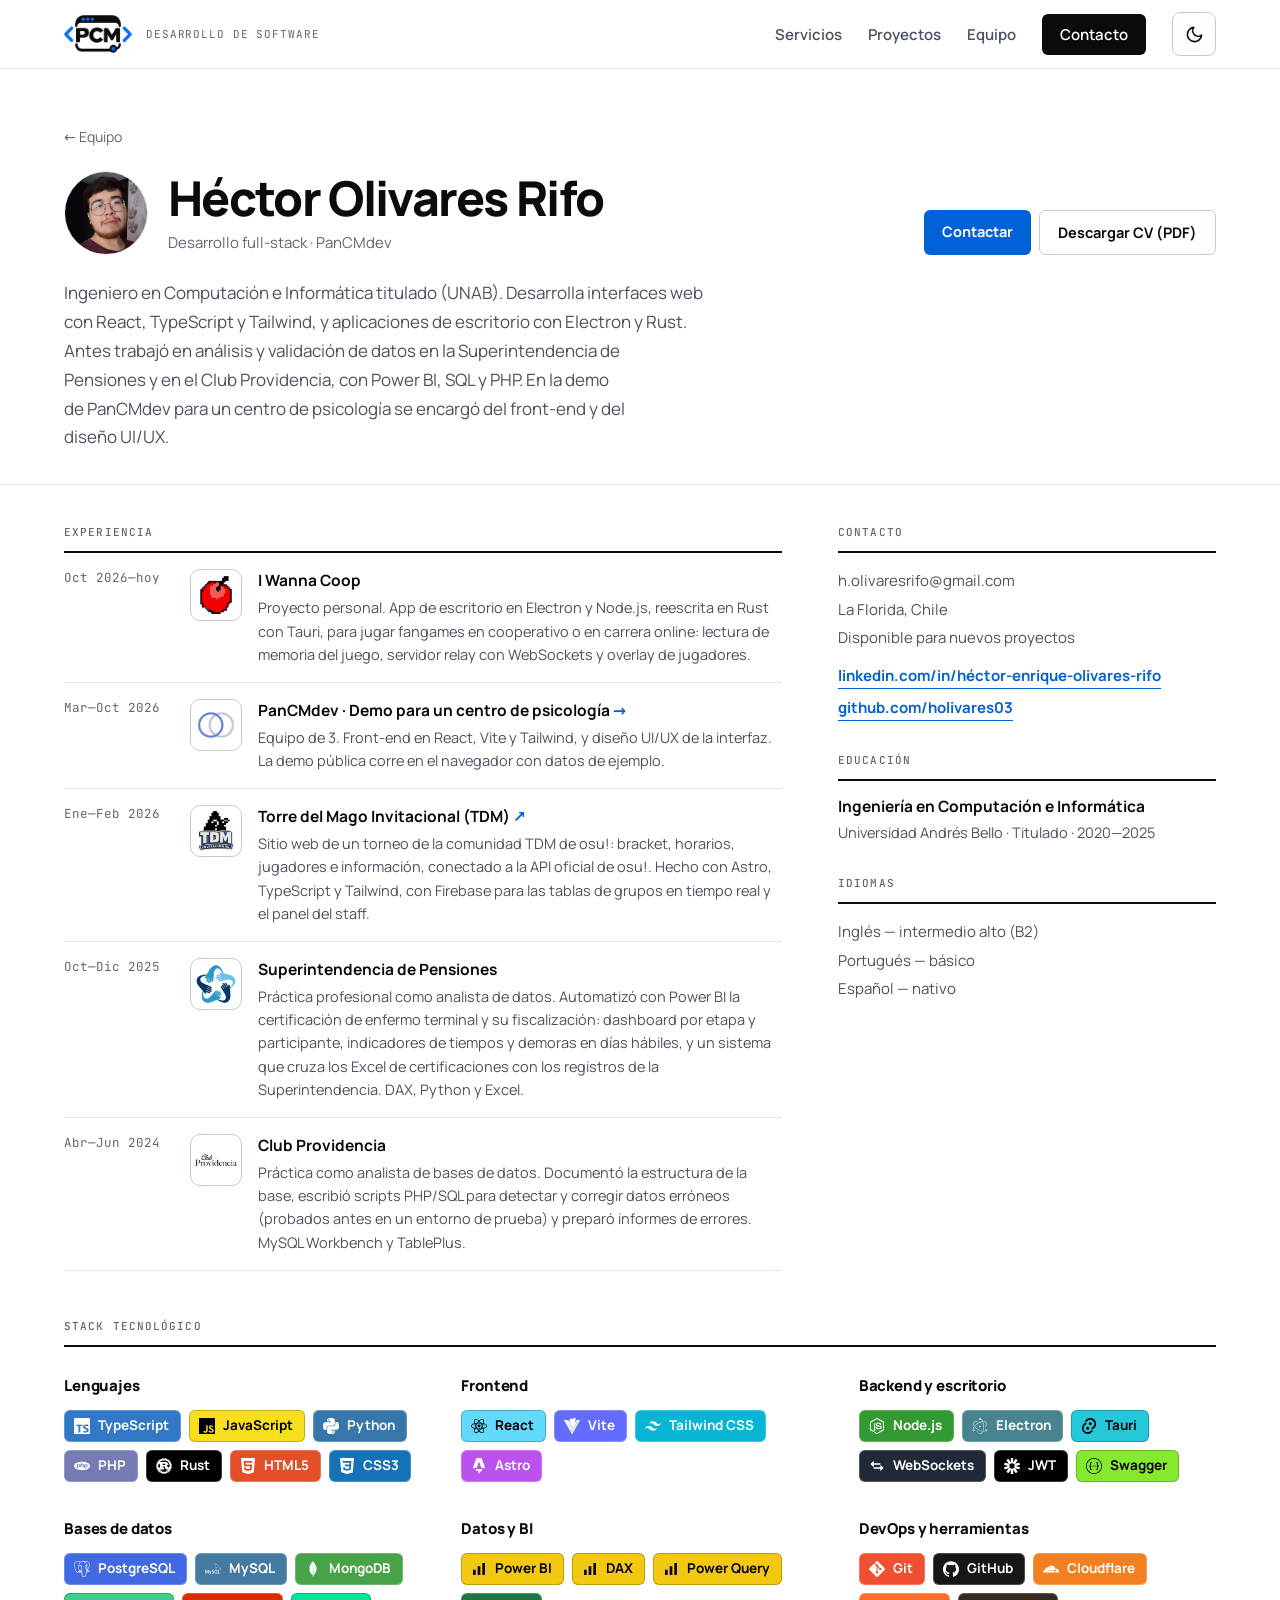
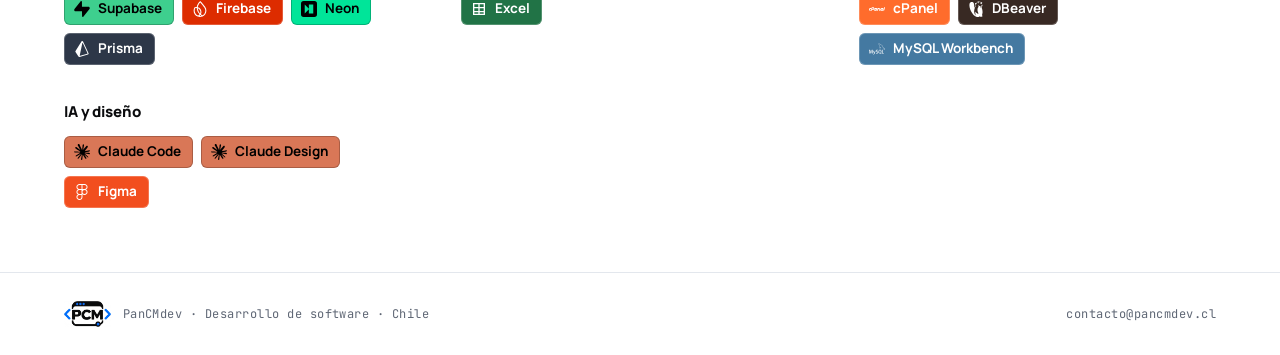
<file: hector-olivares-rifo.html>
<!doctype html>
<html lang="es">
<head>
<meta charset="utf-8" />
<meta name="viewport" content="width=device-width, initial-scale=1" />
<script src="theme.js?v=3"></script>
<link rel="icon" type="image/png" sizes="16x16" href="src/assets/favicon-16.png" />
<link rel="icon" type="image/png" sizes="32x32" href="src/assets/favicon-32.png" />
<link rel="icon" type="image/png" sizes="48x48" href="src/assets/favicon-48.png" />
<link rel="apple-touch-icon" href="src/assets/apple-touch-icon.png" />
<title>Héctor Olivares Rifo — Desarrollador full-stack | PanCMdev</title>
<meta name="description" content="Ingeniero en Computación e Informática (UNAB). Front-end con React y TypeScript, escritorio con Electron y Rust, y datos con Power BI. La Florida, Chile." />
<link rel="canonical" href="https://pancmdev.cl/hector-olivares-rifo.html" />
<meta property="og:type" content="profile" />
<meta property="og:site_name" content="PanCMdev" />
<meta property="og:locale" content="es_CL" />
<meta property="og:title" content="Héctor Olivares Rifo — Desarrollador full-stack | PanCMdev" />
<meta property="og:description" content="Ingeniero en Computación e Informática (UNAB). Front-end con React y TypeScript, escritorio con Electron y Rust, y datos con Power BI. La Florida, Chile." />
<meta property="og:url" content="https://pancmdev.cl/hector-olivares-rifo.html" />
<meta property="og:image" content="https://pancmdev.cl/src/assets/og-hector-olivares-rifo.png?v=2" />
<meta property="og:image:width" content="1200" />
<meta property="og:image:height" content="630" />
<meta property="og:image:alt" content="Héctor Olivares Rifo, Desarrollo full-stack en PanCMdev" />
<meta property="profile:first_name" content="Héctor" />
<meta property="profile:last_name" content="Olivares Rifo" />
<meta name="twitter:card" content="summary_large_image" />
<link rel="preload" href="src/fonts/manrope-latin.woff2" as="font" type="font/woff2" crossorigin />
<link rel="stylesheet" href="styles.css?v=9" />
<link rel="stylesheet" href="tech.css?v=5" />
<script type="application/ld+json">
{
  "@context": "https://schema.org",
  "@type": "ProfilePage",
  "url": "https://pancmdev.cl/hector-olivares-rifo.html",
  "mainEntity": {
    "@type": "Person",
    "@id": "https://pancmdev.cl/hector-olivares-rifo.html#person",
    "name": "Héctor Olivares Rifo",
    "jobTitle": "Desarrollador full-stack",
    "url": "https://pancmdev.cl/hector-olivares-rifo.html",
    "image": "https://pancmdev.cl/src/assets/hector-olivares.webp",
    "worksFor": {
      "@type": "Organization",
      "@id": "https://pancmdev.cl/#org",
      "name": "PanCMdev",
      "url": "https://pancmdev.cl/"
    },
    "alumniOf": {
      "@type": "CollegeOrUniversity",
      "name": "Universidad Andrés Bello"
    },
    "address": {
      "@type": "PostalAddress",
      "addressLocality": "La Florida",
      "addressCountry": "CL"
    },
    "knowsAbout": [
      "React",
      "TypeScript",
      "JavaScript",
      "Tailwind CSS",
      "Astro",
      "Node.js",
      "Electron",
      "Tauri",
      "Rust",
      "WebSockets",
      "PHP",
      "Python",
      "JWT",
      "Swagger",
      "PostgreSQL",
      "MySQL",
      "MongoDB",
      "Supabase",
      "Firebase",
      "Neon",
      "Prisma",
      "Power BI",
      "DAX",
      "Excel",
      "Cloudflare",
      "cPanel",
      "Claude Code",
      "Figma",
      "HTML5",
      "CSS3",
      "Vite",
      "Power Query",
      "Git",
      "GitHub",
      "DBeaver",
      "MySQL Workbench",
      "Claude Design"
    ],
    "sameAs": [
      "https://www.linkedin.com/in/h%C3%A9ctor-enrique-olivares-rifo/",
      "https://github.com/holivares03"
    ]
  }
}
</script>
</head>
<body>

  <div class="shell">
    <header class="site">
      <a href="/" class="logo" aria-label="PanCMdev, inicio">
        <img class="logo-img only-light" src="src/assets/pancm-logo-172.webp" alt="" width="68" height="38" />
        <img class="logo-img only-dark" src="src/assets/pancm-logo-oscuro-172.webp" alt="" width="68" height="38" loading="lazy" />
        <span class="tag">Desarrollo de software</span>
      </a>
      <nav class="main">
        <a href="servicios.html">Servicios</a>
        <a href="proyectos.html">Proyectos</a>
        <a href="equipo.html">Equipo</a>
        <a href="contacto.html" class="cta">Contacto</a>
        <button type="button" class="theme-toggle" data-theme-toggle aria-label="Cambiar a tema oscuro">
          <svg class="i-moon" viewBox="0 0 24 24" fill="none" stroke="currentColor" stroke-width="2" stroke-linecap="round" stroke-linejoin="round" aria-hidden="true"><path d="M21 12.8A9 9 0 1 1 11.2 3a7 7 0 0 0 9.8 9.8z"/></svg>
          <svg class="i-sun" viewBox="0 0 24 24" fill="none" stroke="currentColor" stroke-width="2" stroke-linecap="round" stroke-linejoin="round" aria-hidden="true"><circle cx="12" cy="12" r="4"/><path d="M12 2v2M12 20v2M4.9 4.9l1.4 1.4M17.7 17.7l1.4 1.4M2 12h2M20 12h2M4.9 19.1l1.4-1.4M17.7 6.3l1.4-1.4"/></svg>
        </button>
      </nav>
      <div class="rail" aria-hidden="true"><i></i></div>
    </header>
    <main>
      <section style="padding:56px var(--gutter) 32px;border-bottom:1px solid var(--border)">
        <a href="equipo.html" class="back-link">← Equipo</a>
        <div class="profile-head">
          <div class="who">
            <img class="profile-avatar" src="src/assets/hector-olivares.webp" alt="Héctor Olivares Rifo" width="84" height="84" />
            <div>
              <h1>Héctor Olivares Rifo</h1>
              <p class="profile-role">Desarrollo full-stack · PanCMdev</p>
            </div>
          </div>
          <div class="profile-cta">
            <a href="contacto.html" class="primary">Contactar</a>
            <a href="cv/CV-Hector-Olivares-Rifo.pdf" class="secondary" download="CV-Hector-Olivares-Rifo.pdf">Descargar CV (PDF)</a>
          </div>
        </div>
        <p class="profile-bio">Ingeniero en Computación e Informática titulado (UNAB). Desarrolla interfaces web con React, TypeScript y Tailwind, y aplicaciones de escritorio con Electron y Rust. Antes trabajó en análisis y validación de datos en la Superintendencia de Pensiones y en el Club Providencia, con Power BI, SQL y PHP. En la demo de PanCMdev para un centro de psicología se encargó del front-end y del diseño UI/UX.</p>
      </section>

      <section class="profile-grid wide">
        <div>
          <div class="panel-label">Experiencia</div>
          <div>
            <div class="exp-row">
              <span class="year">Oct 2026—hoy</span>
              <span class="with-logo">
                <span class="logo-tile"><img src="src/assets/clientes/iwannacoop.webp" alt="" width="52" height="52" loading="lazy" /></span>
                <span class="txt">
                  <span class="titulo">I Wanna Coop</span>
                  <span class="detalle">Proyecto personal. App de escritorio en Electron y Node.js, reescrita en Rust con Tauri, para jugar fangames en cooperativo o en carrera online: lectura de memoria del juego, servidor relay con WebSockets y overlay de jugadores.</span>
                </span>
              </span>
            </div>
            <div class="exp-row">
              <span class="year">Mar—Oct 2026</span>
              <span class="with-logo">
                <span class="logo-tile"><img src="src/assets/clientes/centro-psicologia.webp" alt="" width="52" height="52" loading="lazy" /></span>
                <span class="txt">
                  <a href="proyecto.html" class="titulo">PanCMdev · Demo para un centro de psicología <span class="ir" aria-hidden="true">→</span></a>
                  <span class="detalle">Equipo de 3. Front-end en React, Vite y Tailwind, y diseño UI/UX de la interfaz. La demo pública corre en el navegador con datos de ejemplo.</span>
                </span>
              </span>
            </div>
            <div class="exp-row">
              <span class="year">Ene—Feb 2026</span>
              <span class="with-logo">
                <span class="logo-tile"><img src="src/assets/clientes/tdm.webp" alt="" width="52" height="52" loading="lazy" /></span>
                <span class="txt">
                  <a href="https://holivares03.github.io/TDM-webpage/" class="titulo" target="_blank" rel="noopener noreferrer">Torre del Mago Invitacional (TDM) <span class="ir" aria-hidden="true">↗</span></a>
                  <span class="detalle">Sitio web de un torneo de la comunidad TDM de osu!: bracket, horarios, jugadores e información, conectado a la API oficial de osu!. Hecho con Astro, TypeScript y Tailwind, con Firebase para las tablas de grupos en tiempo real y el panel del staff.</span>
                </span>
              </span>
            </div>
            <div class="exp-row">
              <span class="year">Oct—Dic 2025</span>
              <span class="with-logo">
                <span class="logo-tile"><img src="src/assets/clientes/superintendencia-pensiones.webp" alt="" width="52" height="52" loading="lazy" /></span>
                <span class="txt">
                  <span class="titulo">Superintendencia de Pensiones</span>
                  <span class="detalle">Práctica profesional como analista de datos. Automatizó con Power BI la certificación de enfermo terminal y su fiscalización: dashboard por etapa y participante, indicadores de tiempos y demoras en días hábiles, y un sistema que cruza los Excel de certificaciones con los registros de la Superintendencia. DAX, Python y Excel.</span>
                </span>
              </span>
            </div>
            <div class="exp-row">
              <span class="year">Abr—Jun 2024</span>
              <span class="with-logo">
                <span class="logo-tile"><img src="src/assets/clientes/club-providencia.webp" alt="" width="52" height="52" loading="lazy" /></span>
                <span class="txt">
                  <span class="titulo">Club Providencia</span>
                  <span class="detalle">Práctica como analista de bases de datos. Documentó la estructura de la base, escribió scripts PHP/SQL para detectar y corregir datos erróneos (probados antes en un entorno de prueba) y preparó informes de errores. MySQL Workbench y TablePlus.</span>
                </span>
              </span>
            </div>
          </div>
        </div>
        <aside>
          <div class="panel-label">Contacto</div>
          <div class="datos-list"><a href="mailto:h.olivaresrifo@gmail.com">h.olivaresrifo@gmail.com</a><br />La Florida, Chile<br />Disponible para nuevos proyectos</div>
          <div class="link-list">
            <a href="https://www.linkedin.com/in/h%C3%A9ctor-enrique-olivares-rifo/" class="linkedin-link" target="_blank" rel="noopener noreferrer">linkedin.com/in/héctor-enrique-olivares-rifo</a>
            <a href="https://github.com/holivares03" class="linkedin-link" target="_blank" rel="noopener noreferrer">github.com/holivares03</a>
          </div>
          <div class="panel-label spaced">Educación</div>
          <div class="edu">
            <span class="titulo">Ingeniería en Computación e Informática</span>
            <span class="detalle">Universidad Andrés Bello · Titulado · 2020—2025</span>
          </div>
          <div class="panel-label spaced">Idiomas</div>
          <div class="datos-list">Inglés — intermedio alto (B2)<br />Portugués — básico<br />Español — nativo</div>
        </aside>
      </section>

      <section class="stack-section" aria-labelledby="stack-h">
        <h2 class="panel-label" id="stack-h">Stack tecnológico</h2>
        <div class="stack-grid">
          <div class="stack-group">
            <h3 class="stack-title">Lenguajes</h3>
            <ul class="chips">
              <li class="tech ti-typescript"><i aria-hidden="true"></i>TypeScript</li>
              <li class="tech ti-javascript"><i aria-hidden="true"></i>JavaScript</li>
              <li class="tech ti-python"><i aria-hidden="true"></i>Python</li>
              <li class="tech ti-php"><i aria-hidden="true"></i>PHP</li>
              <li class="tech ti-rust"><i aria-hidden="true"></i>Rust</li>
              <li class="tech ti-html5"><i aria-hidden="true"></i>HTML5</li>
              <li class="tech ti-css3"><i aria-hidden="true"></i>CSS3</li>
            </ul>
          </div>
          <div class="stack-group">
            <h3 class="stack-title">Frontend</h3>
            <ul class="chips">
              <li class="tech ti-react"><i aria-hidden="true"></i>React</li>
              <li class="tech ti-vite"><i aria-hidden="true"></i>Vite</li>
              <li class="tech ti-tailwindcss"><i aria-hidden="true"></i>Tailwind CSS</li>
              <li class="tech ti-astro"><i aria-hidden="true"></i>Astro</li>
            </ul>
          </div>
          <div class="stack-group">
            <h3 class="stack-title">Backend y escritorio</h3>
            <ul class="chips">
              <li class="tech ti-nodedotjs"><i aria-hidden="true"></i>Node.js</li>
              <li class="tech ti-electron"><i aria-hidden="true"></i>Electron</li>
              <li class="tech ti-tauri"><i aria-hidden="true"></i>Tauri</li>
              <li class="tech ti-websockets"><i aria-hidden="true"></i>WebSockets</li>
              <li class="tech ti-jsonwebtokens"><i aria-hidden="true"></i>JWT</li>
              <li class="tech ti-swagger"><i aria-hidden="true"></i>Swagger</li>
            </ul>
          </div>
          <div class="stack-group">
            <h3 class="stack-title">Bases de datos</h3>
            <ul class="chips">
              <li class="tech ti-postgresql"><i aria-hidden="true"></i>PostgreSQL</li>
              <li class="tech ti-mysql"><i aria-hidden="true"></i>MySQL</li>
              <li class="tech ti-mongodb"><i aria-hidden="true"></i>MongoDB</li>
              <li class="tech ti-supabase"><i aria-hidden="true"></i>Supabase</li>
              <li class="tech ti-firebase"><i aria-hidden="true"></i>Firebase</li>
              <li class="tech ti-neon"><i aria-hidden="true"></i>Neon</li>
              <li class="tech ti-prisma"><i aria-hidden="true"></i>Prisma</li>
            </ul>
          </div>
          <div class="stack-group">
            <h3 class="stack-title">Datos y BI</h3>
            <ul class="chips">
              <li class="tech ti-powerbi"><i aria-hidden="true"></i>Power BI</li>
              <li class="tech ti-powerbi"><i aria-hidden="true"></i>DAX</li>
              <li class="tech ti-powerbi"><i aria-hidden="true"></i>Power Query</li>
              <li class="tech ti-excel"><i aria-hidden="true"></i>Excel</li>
            </ul>
          </div>
          <div class="stack-group">
            <h3 class="stack-title">DevOps y herramientas</h3>
            <ul class="chips">
              <li class="tech ti-git"><i aria-hidden="true"></i>Git</li>
              <li class="tech ti-github"><i aria-hidden="true"></i>GitHub</li>
              <li class="tech ti-cloudflare"><i aria-hidden="true"></i>Cloudflare</li>
              <li class="tech ti-cpanel"><i aria-hidden="true"></i>cPanel</li>
              <li class="tech ti-dbeaver"><i aria-hidden="true"></i>DBeaver</li>
              <li class="tech ti-mysql"><i aria-hidden="true"></i>MySQL Workbench</li>
            </ul>
          </div>
          <div class="stack-group">
            <h3 class="stack-title">IA y diseño</h3>
            <ul class="chips">
              <li class="tech ti-claude"><i aria-hidden="true"></i>Claude Code</li>
              <li class="tech ti-claude"><i aria-hidden="true"></i>Claude Design</li>
              <li class="tech ti-figma"><i aria-hidden="true"></i>Figma</li>
            </ul>
          </div>
        </div>
      </section>
    </main>

    <footer class="site">
      <span class="brand">
        <img class="only-light" src="src/assets/pancm-logo-172.webp" alt="" width="46" height="26" loading="lazy" />
        <img class="only-dark" src="src/assets/pancm-logo-oscuro-172.webp" alt="" width="46" height="26" loading="lazy" />
        PanCMdev · Desarrollo de software · Chile
      </span>
      <a href="mailto:contacto@pancmdev.cl">contacto@pancmdev.cl</a>
    </footer>
  </div>

  <script src="main.js?v=5"></script>
</body>
</html>
</file>
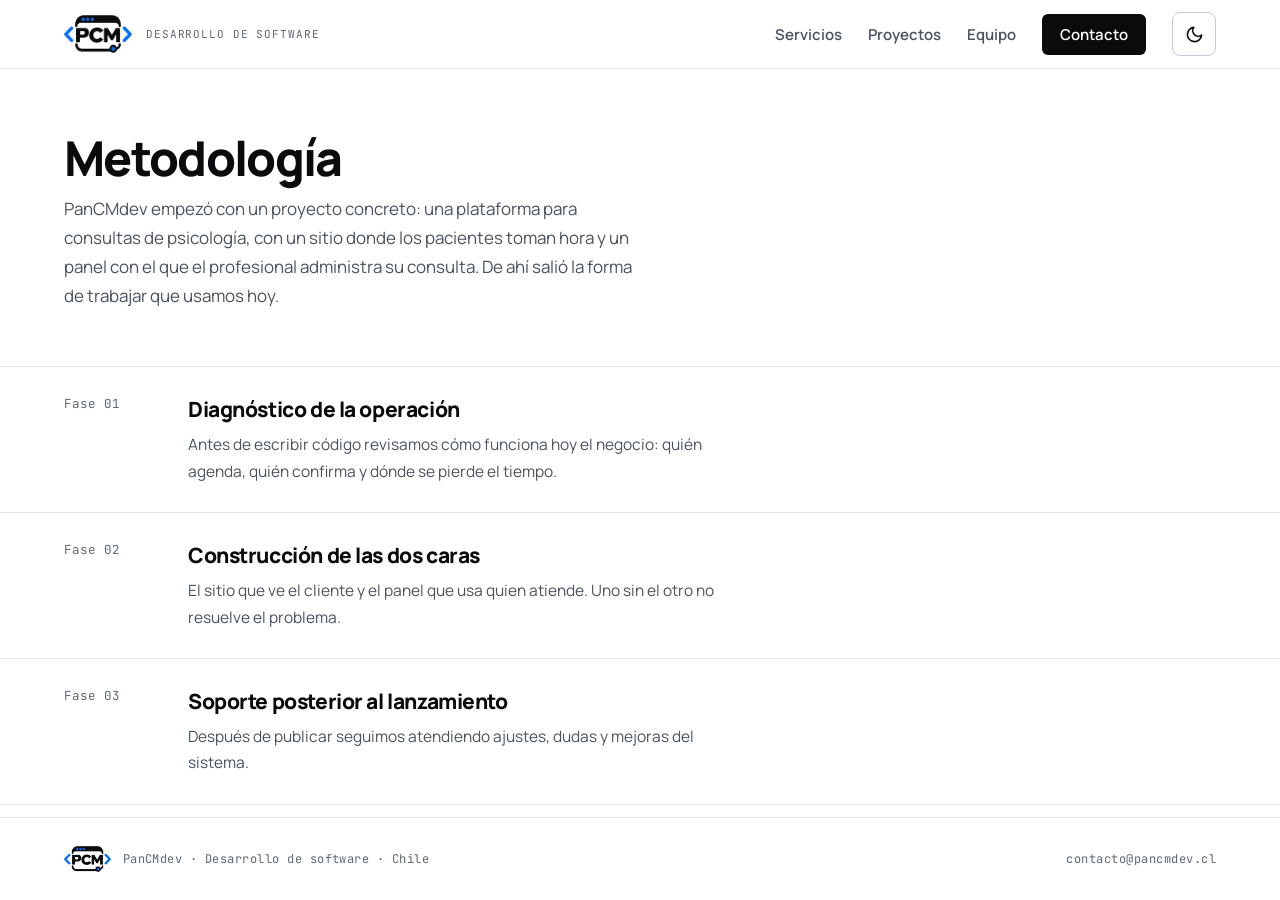
<file: nosotros.html>
<!doctype html>
<html lang="es">
<head>
<meta charset="utf-8" />
<meta name="viewport" content="width=device-width, initial-scale=1" />
<script src="theme.js?v=3"></script>
<link rel="icon" type="image/png" sizes="16x16" href="src/assets/favicon-16.png" />
<link rel="icon" type="image/png" sizes="32x32" href="src/assets/favicon-32.png" />
<link rel="icon" type="image/png" sizes="48x48" href="src/assets/favicon-48.png" />
<link rel="apple-touch-icon" href="src/assets/apple-touch-icon.png" />
<title>Metodología de trabajo — PanCMdev</title>
<meta name="description" content="Diagnóstico de tu operación, construcción del sitio público y el panel privado, y soporte después del lanzamiento. Así trabajamos." />
<link rel="canonical" href="https://pancmdev.cl/nosotros.html" />
<meta property="og:type" content="website" />
<meta property="og:site_name" content="PanCMdev" />
<meta property="og:locale" content="es_CL" />
<meta property="og:title" content="Metodología de trabajo — PanCMdev" />
<meta property="og:description" content="Diagnóstico de tu operación, construcción del sitio público y el panel privado, y soporte después del lanzamiento. Así trabajamos." />
<meta property="og:url" content="https://pancmdev.cl/nosotros.html" />
<meta property="og:image" content="https://pancmdev.cl/src/assets/og-pancmdev.png" />
<meta property="og:image:width" content="1200" />
<meta property="og:image:height" content="630" />
<meta property="og:image:alt" content="PanCMdev: tu negocio tiene dos caras, construimos las dos." />
<meta name="twitter:card" content="summary_large_image" />
<link rel="preload" href="src/fonts/manrope-latin.woff2" as="font" type="font/woff2" crossorigin />
<link rel="stylesheet" href="styles.css?v=9" />
</head>
<body>

  <div class="shell">
    <header class="site">
      <a href="/" class="logo" aria-label="PanCMdev, inicio">
        <img class="logo-img only-light" src="src/assets/pancm-logo-172.webp" alt="" width="68" height="38" />
        <img class="logo-img only-dark" src="src/assets/pancm-logo-oscuro-172.webp" alt="" width="68" height="38" loading="lazy" />
        <span class="tag">Desarrollo de software</span>
      </a>
      <nav class="main">
        <a href="servicios.html">Servicios</a>
        <a href="proyectos.html">Proyectos</a>
        <a href="equipo.html">Equipo</a>
        <a href="contacto.html" class="cta">Contacto</a>
        <button type="button" class="theme-toggle" data-theme-toggle aria-label="Cambiar a tema oscuro">
          <svg class="i-moon" viewBox="0 0 24 24" fill="none" stroke="currentColor" stroke-width="2" stroke-linecap="round" stroke-linejoin="round" aria-hidden="true"><path d="M21 12.8A9 9 0 1 1 11.2 3a7 7 0 0 0 9.8 9.8z"/></svg>
          <svg class="i-sun" viewBox="0 0 24 24" fill="none" stroke="currentColor" stroke-width="2" stroke-linecap="round" stroke-linejoin="round" aria-hidden="true"><circle cx="12" cy="12" r="4"/><path d="M12 2v2M12 20v2M4.9 4.9l1.4 1.4M17.7 17.7l1.4 1.4M2 12h2M20 12h2M4.9 19.1l1.4-1.4M17.7 6.3l1.4-1.4"/></svg>
        </button>
      </nav>
      <div class="rail" aria-hidden="true"><i></i></div>
    </header>
    <main>
      <section style="padding:64px var(--gutter) 32px;border-bottom:1px solid var(--border)">
        <h1 class="page-title" style="max-width:18ch">Metodología</h1>
        <p class="page-sub wide" style="font-size:17px">PanCMdev empezó con un proyecto concreto: una plataforma para consultas de psicología, con un sitio donde los pacientes toman hora y un panel con el que el profesional administra su consulta. De ahí salió la forma de trabajar que usamos hoy.</p>
      </section>
      <section style="padding:0">
        <div class="phase-row">
          <span class="fase">Fase 01</span>
          <span>
            <span class="titulo">Diagnóstico de la operación</span>
            <span class="detalle">Antes de escribir código revisamos cómo funciona hoy el negocio: quién agenda, quién confirma y dónde se pierde el tiempo.</span>
          </span>
        </div>
        <div class="phase-row">
          <span class="fase">Fase 02</span>
          <span>
            <span class="titulo">Construcción de las dos caras</span>
            <span class="detalle">El sitio que ve el cliente y el panel que usa quien atiende. Uno sin el otro no resuelve el problema.</span>
          </span>
        </div>
        <div class="phase-row">
          <span class="fase">Fase 03</span>
          <span>
            <span class="titulo">Soporte posterior al lanzamiento</span>
            <span class="detalle">Después de publicar seguimos atendiendo ajustes, dudas y mejoras del sistema.</span>
          </span>
        </div>
      </section>
    </main>

    <footer class="site">
      <span class="brand">
        <img class="only-light" src="src/assets/pancm-logo-172.webp" alt="" width="46" height="26" loading="lazy" />
        <img class="only-dark" src="src/assets/pancm-logo-oscuro-172.webp" alt="" width="46" height="26" loading="lazy" />
        PanCMdev · Desarrollo de software · Chile
      </span>
      <a href="mailto:contacto@pancmdev.cl">contacto@pancmdev.cl</a>
    </footer>
  </div>

  <script src="main.js?v=5"></script>
</body>
</html>
</file>
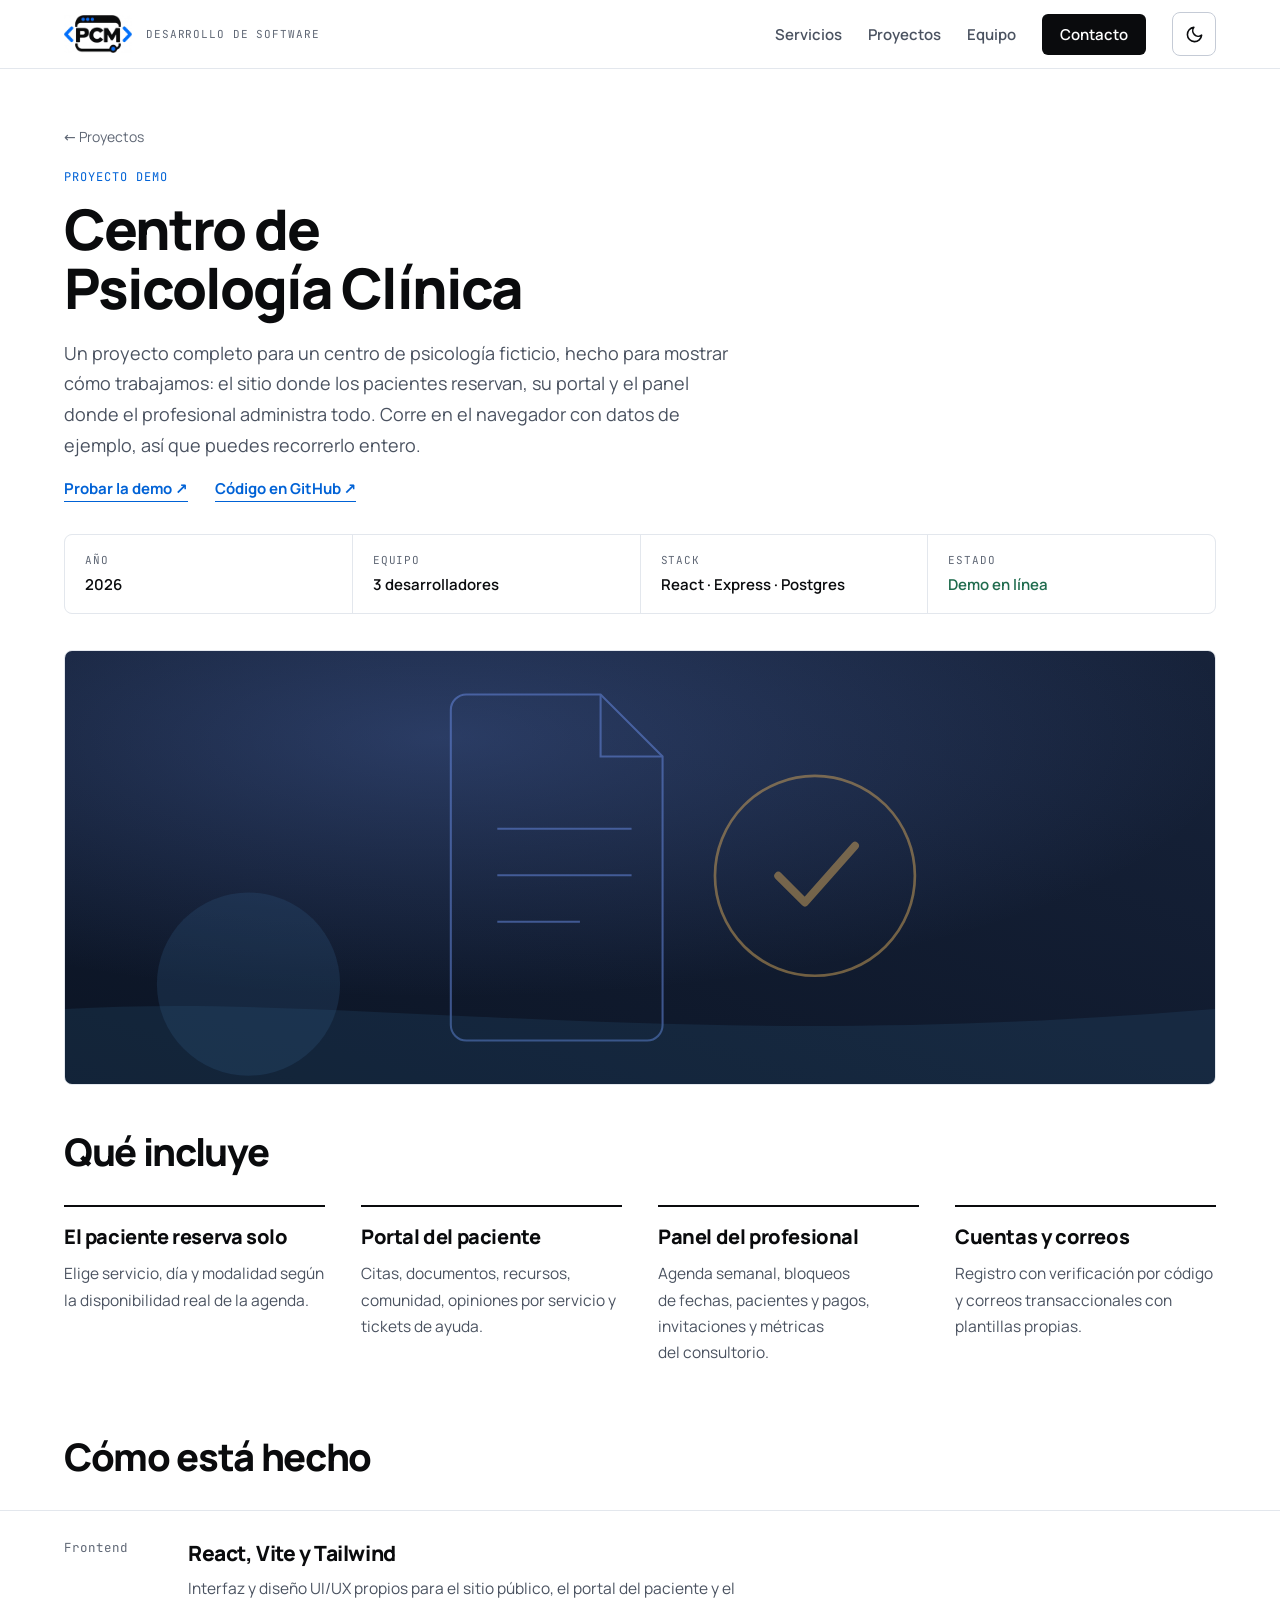
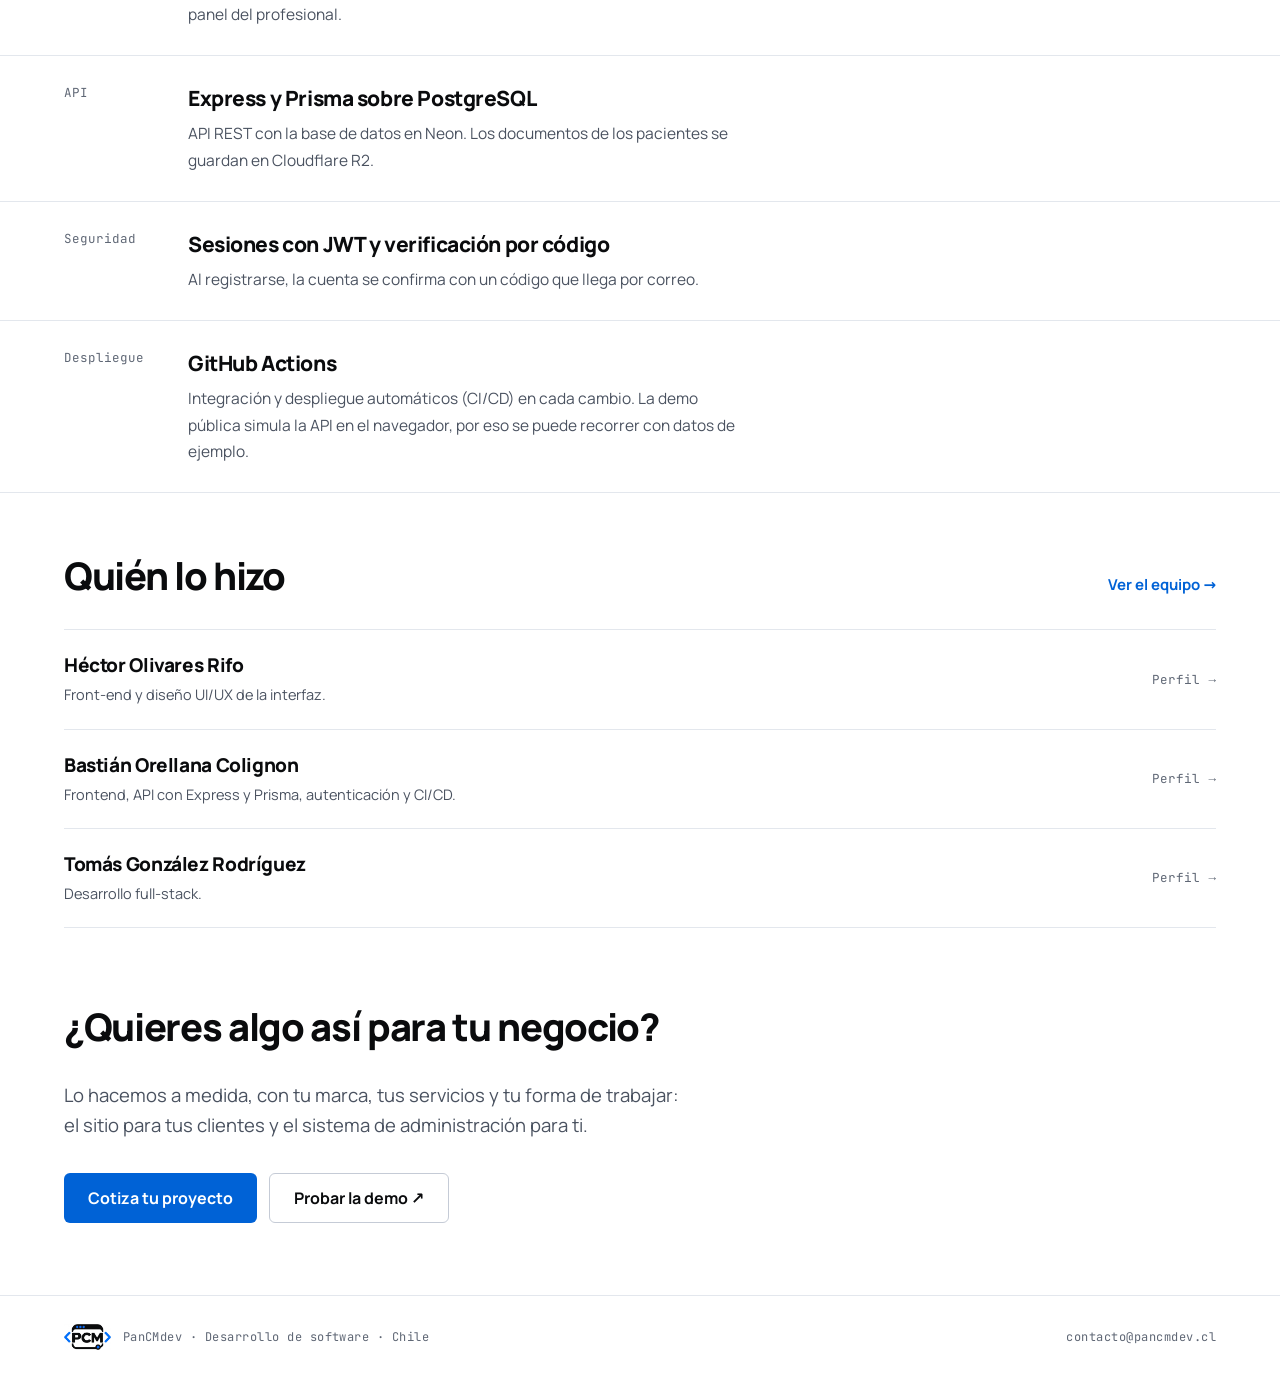
<file: proyecto.html>
<!doctype html>
<html lang="es">
<head>
<meta charset="utf-8" />
<meta name="viewport" content="width=device-width, initial-scale=1" />
<script src="theme.js?v=3"></script>
<link rel="icon" type="image/png" sizes="16x16" href="src/assets/favicon-16.png" />
<link rel="icon" type="image/png" sizes="32x32" href="src/assets/favicon-32.png" />
<link rel="icon" type="image/png" sizes="48x48" href="src/assets/favicon-48.png" />
<link rel="apple-touch-icon" href="src/assets/apple-touch-icon.png" />
<title>Demo: reservas y panel para un centro de psicología — PanCMdev</title>
<meta name="description" content="Prueba una demo completa hecha por PanCMdev: sitio con reserva de horas, portal del paciente y panel del profesional para un centro de psicología ficticio." />
<link rel="canonical" href="https://pancmdev.cl/proyecto.html" />
<meta property="og:type" content="website" />
<meta property="og:site_name" content="PanCMdev" />
<meta property="og:locale" content="es_CL" />
<meta property="og:title" content="Demo: reservas y panel para un centro de psicología — PanCMdev" />
<meta property="og:description" content="Prueba una demo completa hecha por PanCMdev: sitio con reserva de horas, portal del paciente y panel del profesional para un centro de psicología ficticio." />
<meta property="og:url" content="https://pancmdev.cl/proyecto.html" />
<meta property="og:image" content="https://pancmdev.cl/src/assets/og-pancmdev.png" />
<meta property="og:image:width" content="1200" />
<meta property="og:image:height" content="630" />
<meta property="og:image:alt" content="PanCMdev: tu negocio tiene dos caras, construimos las dos." />
<meta name="twitter:card" content="summary_large_image" />
<link rel="preload" href="src/fonts/manrope-latin.woff2" as="font" type="font/woff2" crossorigin />
<link rel="stylesheet" href="styles.css?v=9" />
</head>
<body>

  <div class="shell">
    <header class="site">
      <a href="/" class="logo" aria-label="PanCMdev, inicio">
        <img class="logo-img only-light" src="src/assets/pancm-logo-172.webp" alt="" width="68" height="38" />
        <img class="logo-img only-dark" src="src/assets/pancm-logo-oscuro-172.webp" alt="" width="68" height="38" loading="lazy" />
        <span class="tag">Desarrollo de software</span>
      </a>
      <nav class="main">
        <a href="servicios.html">Servicios</a>
        <a href="proyectos.html">Proyectos</a>
        <a href="equipo.html">Equipo</a>
        <a href="contacto.html" class="cta">Contacto</a>
        <button type="button" class="theme-toggle" data-theme-toggle aria-label="Cambiar a tema oscuro">
          <svg class="i-moon" viewBox="0 0 24 24" fill="none" stroke="currentColor" stroke-width="2" stroke-linecap="round" stroke-linejoin="round" aria-hidden="true"><path d="M21 12.8A9 9 0 1 1 11.2 3a7 7 0 0 0 9.8 9.8z"/></svg>
          <svg class="i-sun" viewBox="0 0 24 24" fill="none" stroke="currentColor" stroke-width="2" stroke-linecap="round" stroke-linejoin="round" aria-hidden="true"><circle cx="12" cy="12" r="4"/><path d="M12 2v2M12 20v2M4.9 4.9l1.4 1.4M17.7 17.7l1.4 1.4M2 12h2M20 12h2M4.9 19.1l1.4-1.4M17.7 6.3l1.4-1.4"/></svg>
        </button>
      </nav>
      <div class="rail" aria-hidden="true"><i></i></div>
    </header>
    <main>
      <section style="padding:56px var(--gutter) 32px">
        <a href="proyectos.html" class="back-link">← Proyectos</a>
        <div class="eyebrow" style="margin-top:22px">Proyecto demo</div>
        <h1 class="case-hero-title">Centro de Psicología Clínica</h1>
        <p class="case-lead">Un proyecto completo para un centro de psicología ficticio, hecho para mostrar cómo trabajamos: el sitio donde los pacientes reservan, su portal y el panel donde el profesional administra todo. Corre en el navegador con datos de ejemplo, así que puedes recorrerlo entero.</p>
        <a href="https://centro-psicologia-demo.pages.dev/" target="_blank" rel="noopener noreferrer" class="case-url">Probar la demo ↗</a>
        <a href="https://github.com/Deducible/Centro-psicologia-demo" target="_blank" rel="noopener noreferrer" class="case-url" style="margin-left:24px">Código en GitHub ↗</a>
      </section>

      <section class="stat-grid">
        <div class="stat-box"><div class="label">Año</div><div class="value">2026</div></div>
        <div class="stat-box"><div class="label">Equipo</div><div class="value">3 desarrolladores</div></div>
        <div class="stat-box"><div class="label">Stack</div><div class="value">React · Express · Postgres</div></div>
        <div class="stat-box"><div class="label">Estado</div><div class="value green">Demo en línea</div></div>
      </section>

      <section style="padding:0 var(--gutter) 40px">
        <img class="hero-photo" src="src/assets/informes-banner.svg" alt="Ilustración de un informe psicológico con una marca de verificación, de la sección Informes de la demo" />
      </section>

      <section style="padding:0 var(--gutter) 64px">
        <div class="section-head">
          <h2>Qué incluye</h2>
        </div>
        <div class="feature-grid">
          <div>
            <h3>El paciente reserva solo</h3>
            <p>Elige servicio, día y modalidad según la disponibilidad real de la agenda.</p>
          </div>
          <div>
            <h3>Portal del paciente</h3>
            <p>Citas, documentos, recursos, comunidad, opiniones por servicio y tickets de ayuda.</p>
          </div>
          <div>
            <h3>Panel del profesional</h3>
            <p>Agenda semanal, bloqueos de fechas, pacientes y pagos, invitaciones y métricas del consultorio.</p>
          </div>
          <div>
            <h3>Cuentas y correos</h3>
            <p>Registro con verificación por código y correos transaccionales con plantillas propias.</p>
          </div>
        </div>
      </section>

      <section style="padding:0">
        <div class="section-head" style="padding:0 var(--gutter)">
          <h2>Cómo está hecho</h2>
        </div>
        <div style="border-top:1px solid var(--border)">
          <div class="phase-row">
            <span class="fase">Frontend</span>
            <span>
              <span class="titulo">React, Vite y Tailwind</span>
              <span class="detalle">Interfaz y diseño UI/UX propios para el sitio público, el portal del paciente y el panel del profesional.</span>
            </span>
          </div>
          <div class="phase-row">
            <span class="fase">API</span>
            <span>
              <span class="titulo">Express y Prisma sobre PostgreSQL</span>
              <span class="detalle">API REST con la base de datos en Neon. Los documentos de los pacientes se guardan en Cloudflare R2.</span>
            </span>
          </div>
          <div class="phase-row">
            <span class="fase">Seguridad</span>
            <span>
              <span class="titulo">Sesiones con JWT y verificación por código</span>
              <span class="detalle">Al registrarse, la cuenta se confirma con un código que llega por correo.</span>
            </span>
          </div>
          <div class="phase-row">
            <span class="fase">Despliegue</span>
            <span>
              <span class="titulo">GitHub Actions</span>
              <span class="detalle">Integración y despliegue automáticos (CI/CD) en cada cambio. La demo pública simula la API en el navegador, por eso se puede recorrer con datos de ejemplo.</span>
            </span>
          </div>
        </div>
      </section>

      <section style="padding:56px var(--gutter) 0">
        <div class="section-head">
          <h2>Quién lo hizo</h2>
          <a href="equipo.html">Ver el equipo →</a>
        </div>
        <div style="border-top:1px solid var(--border)">
          <a href="hector-olivares-rifo.html" class="what-did">
            <span>
              <span class="title">Héctor Olivares Rifo</span>
              <span class="aporte">Front-end y diseño UI/UX de la interfaz.</span>
            </span>
            <span class="year">Perfil →</span>
          </a>
          <a href="bastian-orellana.html" class="what-did">
            <span>
              <span class="title">Bastián Orellana Colignon</span>
              <span class="aporte">Frontend, API con Express y Prisma, autenticación y CI/CD.</span>
            </span>
            <span class="year">Perfil →</span>
          </a>
          <a href="tomas-gonzalez.html" class="what-did">
            <span>
              <span class="title">Tomás González Rodríguez</span>
              <span class="aporte">Desarrollo full-stack.</span>
            </span>
            <span class="year">Perfil →</span>
          </a>
        </div>
      </section>

      <section class="section">
        <div class="section-head">
          <h2>¿Quieres algo así para tu negocio?</h2>
        </div>
        <p class="lead" style="margin-top:0">Lo hacemos a medida, con tu marca, tus servicios y tu forma de trabajar: el sitio para tus clientes y el sistema de administración para ti.</p>
        <div class="actions">
          <a href="servicios.html#cotizar" class="btn">Cotiza tu proyecto</a>
          <a href="https://centro-psicologia-demo.pages.dev/" target="_blank" rel="noopener noreferrer" class="btn-outline">Probar la demo ↗</a>
        </div>
      </section>
    </main>

    <footer class="site">
      <span class="brand">
        <img class="only-light" src="src/assets/pancm-logo-172.webp" alt="" width="46" height="26" loading="lazy" />
        <img class="only-dark" src="src/assets/pancm-logo-oscuro-172.webp" alt="" width="46" height="26" loading="lazy" />
        PanCMdev · Desarrollo de software · Chile
      </span>
      <a href="mailto:contacto@pancmdev.cl">contacto@pancmdev.cl</a>
    </footer>
  </div>

  <script src="main.js?v=5"></script>
</body>
</html>
</file>
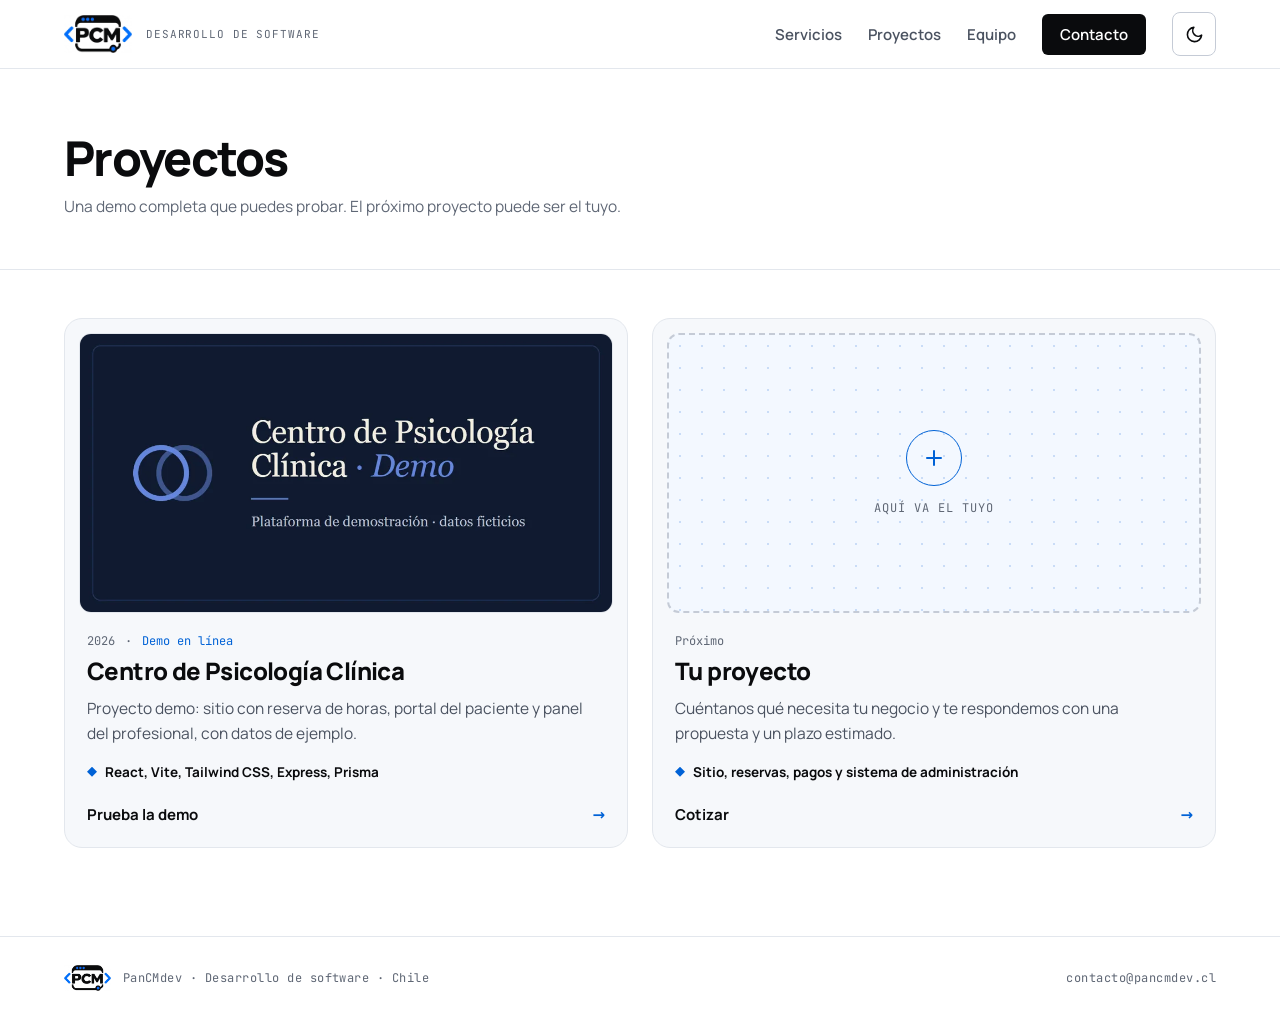
<file: proyectos.html>
<!doctype html>
<html lang="es">
<head>
<meta charset="utf-8" />
<meta name="viewport" content="width=device-width, initial-scale=1" />
<script src="theme.js?v=3"></script>
<link rel="icon" type="image/png" sizes="16x16" href="src/assets/favicon-16.png" />
<link rel="icon" type="image/png" sizes="32x32" href="src/assets/favicon-32.png" />
<link rel="icon" type="image/png" sizes="48x48" href="src/assets/favicon-48.png" />
<link rel="apple-touch-icon" href="src/assets/apple-touch-icon.png" />
<title>Proyectos y demo en línea — PanCMdev</title>
<meta name="description" content="Prueba la demo completa de PanCMdev: reservas en línea, portal del paciente y panel del profesional. Y cuéntanos tu proyecto para cotizarlo." />
<link rel="canonical" href="https://pancmdev.cl/proyectos.html" />
<meta property="og:type" content="website" />
<meta property="og:site_name" content="PanCMdev" />
<meta property="og:locale" content="es_CL" />
<meta property="og:title" content="Proyectos y demo en línea — PanCMdev" />
<meta property="og:description" content="Prueba la demo completa de PanCMdev: reservas en línea, portal del paciente y panel del profesional. Y cuéntanos tu proyecto para cotizarlo." />
<meta property="og:url" content="https://pancmdev.cl/proyectos.html" />
<meta property="og:image" content="https://pancmdev.cl/src/assets/og-pancmdev.png" />
<meta property="og:image:width" content="1200" />
<meta property="og:image:height" content="630" />
<meta property="og:image:alt" content="PanCMdev: tu negocio tiene dos caras, construimos las dos." />
<meta name="twitter:card" content="summary_large_image" />
<link rel="preload" href="src/fonts/manrope-latin.woff2" as="font" type="font/woff2" crossorigin />
<link rel="stylesheet" href="styles.css?v=11" />
</head>
<body>

  <div class="shell">
    <header class="site">
      <a href="/" class="logo" aria-label="PanCMdev, inicio">
        <img class="logo-img only-light" src="src/assets/pancm-logo-172.webp" alt="" width="68" height="38" />
        <img class="logo-img only-dark" src="src/assets/pancm-logo-oscuro-172.webp" alt="" width="68" height="38" loading="lazy" />
        <span class="tag">Desarrollo de software</span>
      </a>
      <nav class="main">
        <a href="servicios.html">Servicios</a>
        <a href="proyectos.html">Proyectos</a>
        <a href="equipo.html">Equipo</a>
        <a href="contacto.html" class="cta">Contacto</a>
        <button type="button" class="theme-toggle" data-theme-toggle aria-label="Cambiar a tema oscuro">
          <svg class="i-moon" viewBox="0 0 24 24" fill="none" stroke="currentColor" stroke-width="2" stroke-linecap="round" stroke-linejoin="round" aria-hidden="true"><path d="M21 12.8A9 9 0 1 1 11.2 3a7 7 0 0 0 9.8 9.8z"/></svg>
          <svg class="i-sun" viewBox="0 0 24 24" fill="none" stroke="currentColor" stroke-width="2" stroke-linecap="round" stroke-linejoin="round" aria-hidden="true"><circle cx="12" cy="12" r="4"/><path d="M12 2v2M12 20v2M4.9 4.9l1.4 1.4M17.7 17.7l1.4 1.4M2 12h2M20 12h2M4.9 19.1l1.4-1.4M17.7 6.3l1.4-1.4"/></svg>
        </button>
      </nav>
      <div class="rail" aria-hidden="true"><i></i></div>
    </header>
    <main>
      <section style="padding:64px var(--gutter) 28px;border-bottom:1px solid var(--border)">
        <h1 class="page-title">Proyectos</h1>
        <p class="page-sub">Una demo completa que puedes probar. El próximo proyecto puede ser el tuyo.</p>
      </section>
      <section class="section pry">
        <div class="pry-grid">
          <div data-reveal>
            <a class="pry-card" href="proyecto.html">
              <span class="pry-thumb"><img src="src/assets/proyectos/centro-psicologia-demo.webp" alt="Vista previa de la demo del Centro de Psicología Clínica" width="960" height="504" /></span>
              <span class="pry-body">
                <span class="pry-meta"><span>2026</span><span aria-hidden="true">·</span><span class="estado">Demo en línea</span></span>
                <span class="pry-nombre">Centro de Psicología Clínica</span>
                <span class="pry-resumen">Proyecto demo: sitio con reserva de horas, portal del paciente y panel del profesional, con datos de ejemplo.</span>
                <span class="pry-skills"><i aria-hidden="true"></i><span>React, Vite, Tailwind CSS, Express, Prisma</span></span>
                <span class="pry-cta"><span>Prueba la demo</span><span class="flecha" aria-hidden="true">→</span></span>
              </span>
            </a>
          </div>
          <div data-reveal style="--d:.1s">
            <a class="pry-card" href="servicios.html#cotizar">
              <span class="pry-thumb pry-thumb--vacio" aria-hidden="true">
                <span class="pry-mas"><svg viewBox="0 0 24 24" fill="none" stroke="currentColor" stroke-width="2" stroke-linecap="round" aria-hidden="true"><path d="M12 5v14M5 12h14"/></svg></span>
                <span class="pry-vacio-txt">Aquí va el tuyo</span>
              </span>
              <span class="pry-body">
                <span class="pry-meta"><span>Próximo</span></span>
                <span class="pry-nombre">Tu proyecto</span>
                <span class="pry-resumen">Cuéntanos qué necesita tu negocio y te respondemos con una propuesta y un plazo estimado.</span>
                <span class="pry-skills"><i aria-hidden="true"></i><span>Sitio, reservas, pagos y sistema de administración</span></span>
                <span class="pry-cta"><span>Cotizar</span><span class="flecha" aria-hidden="true">→</span></span>
              </span>
            </a>
          </div>
        </div>
      </section>
    </main>

    <footer class="site">
      <span class="brand">
        <img class="only-light" src="src/assets/pancm-logo-172.webp" alt="" width="46" height="26" loading="lazy" />
        <img class="only-dark" src="src/assets/pancm-logo-oscuro-172.webp" alt="" width="46" height="26" loading="lazy" />
        PanCMdev · Desarrollo de software · Chile
      </span>
      <a href="mailto:contacto@pancmdev.cl">contacto@pancmdev.cl</a>
    </footer>
  </div>

  <script src="main.js?v=5"></script>
</body>
</html>
</file>
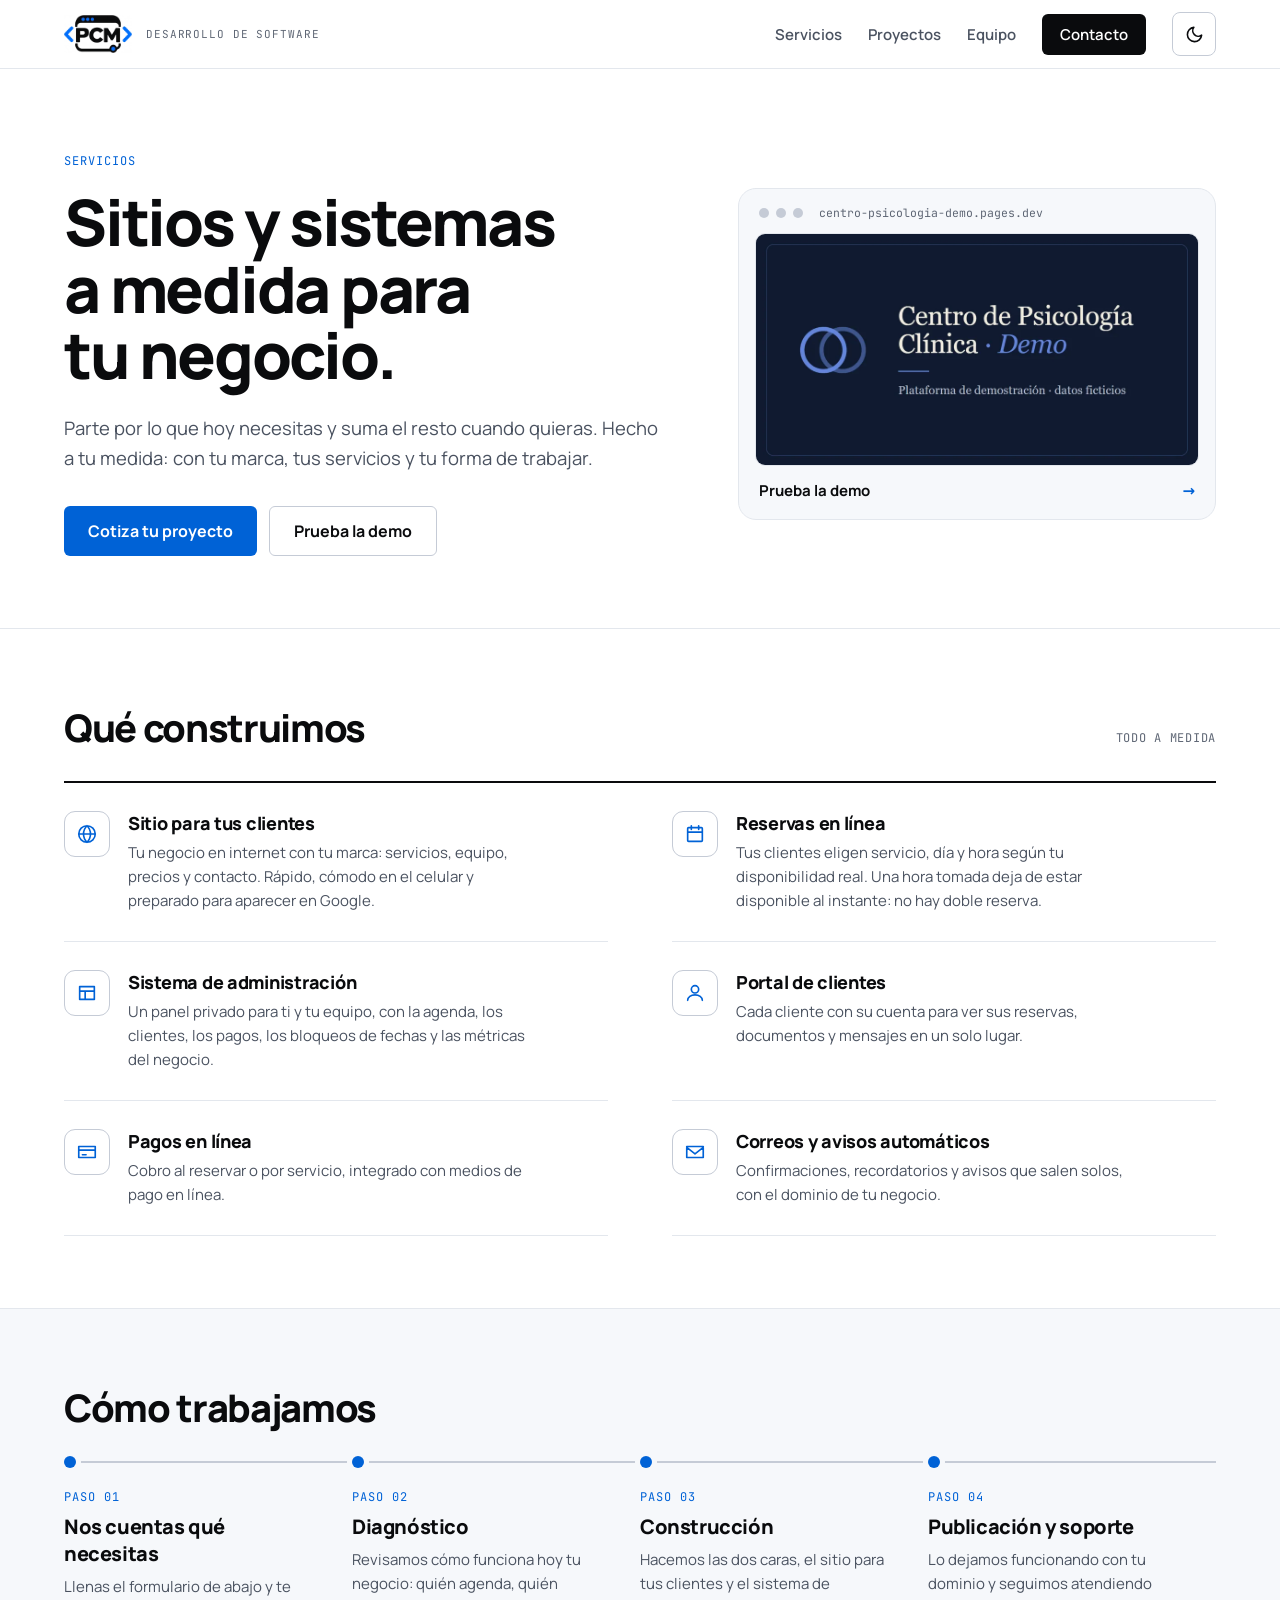
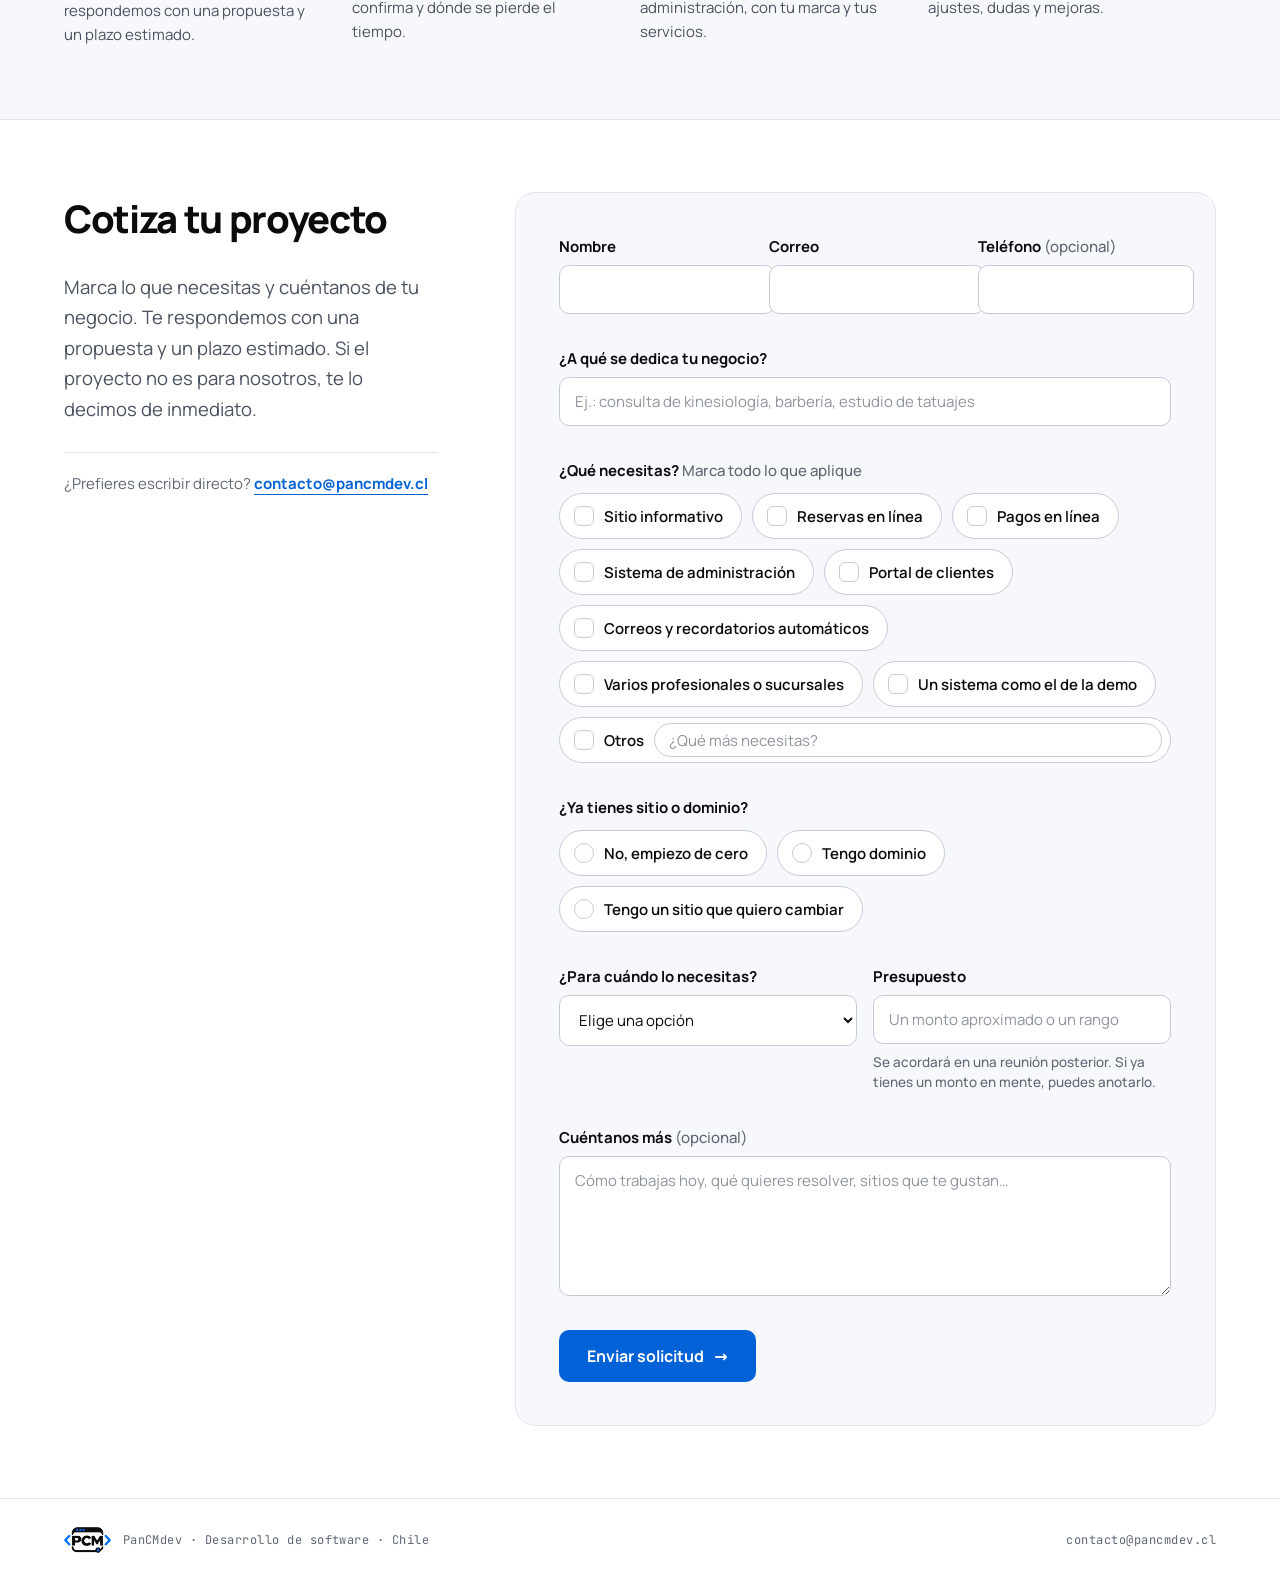
<file: servicios.html>
<!doctype html>
<html lang="es">
<head>
<meta charset="utf-8" />
<meta name="viewport" content="width=device-width, initial-scale=1" />
<script src="theme.js?v=3"></script>
<link rel="icon" type="image/png" sizes="16x16" href="src/assets/favicon-16.png" />
<link rel="icon" type="image/png" sizes="32x32" href="src/assets/favicon-32.png" />
<link rel="icon" type="image/png" sizes="48x48" href="src/assets/favicon-48.png" />
<link rel="apple-touch-icon" href="src/assets/apple-touch-icon.png" />
<title>Desarrollo de sitios y sistemas a medida en Chile — PanCMdev</title>
<meta name="description" content="El sitio para tus clientes, reservas y pagos en línea, y el sistema de administración de tu negocio, hechos a medida. Cuéntanos qué necesitas y cotiza." />
<link rel="canonical" href="https://pancmdev.cl/servicios.html" />
<meta property="og:type" content="website" />
<meta property="og:site_name" content="PanCMdev" />
<meta property="og:locale" content="es_CL" />
<meta property="og:title" content="Desarrollo de sitios y sistemas a medida en Chile — PanCMdev" />
<meta property="og:description" content="El sitio para tus clientes, reservas y pagos en línea, y el sistema de administración de tu negocio, hechos a medida. Cuéntanos qué necesitas y cotiza." />
<meta property="og:url" content="https://pancmdev.cl/servicios.html" />
<meta property="og:image" content="https://pancmdev.cl/src/assets/og-pancmdev.png" />
<meta property="og:image:width" content="1200" />
<meta property="og:image:height" content="630" />
<meta property="og:image:alt" content="PanCMdev: tu negocio tiene dos caras, construimos las dos." />
<meta name="twitter:card" content="summary_large_image" />
<link rel="preload" href="src/fonts/manrope-latin.woff2" as="font" type="font/woff2" crossorigin />
<link rel="stylesheet" href="styles.css?v=11" />
<script type="application/ld+json">
{
  "@context": "https://schema.org",
  "@type": "Service",
  "@id": "https://pancmdev.cl/servicios.html#servicio",
  "name": "Desarrollo de sitios y sistemas a medida",
  "serviceType": "Desarrollo de software a medida",
  "description": "Sitio público, reservas y pagos en línea, portal de clientes y sistema de administración, hechos a medida para negocios en Chile.",
  "url": "https://pancmdev.cl/servicios.html",
  "areaServed": {
    "@type": "Country",
    "name": "Chile"
  },
  "provider": {
    "@type": "Organization",
    "@id": "https://pancmdev.cl/#org",
    "name": "PanCMdev",
    "url": "https://pancmdev.cl/"
  },
  "hasOfferCatalog": {
    "@type": "OfferCatalog",
    "name": "Qué construimos",
    "itemListElement": [
      { "@type": "Offer", "itemOffered": { "@type": "Service", "name": "Sitio web para tus clientes" } },
      { "@type": "Offer", "itemOffered": { "@type": "Service", "name": "Reservas en línea" } },
      { "@type": "Offer", "itemOffered": { "@type": "Service", "name": "Sistema de administración" } },
      { "@type": "Offer", "itemOffered": { "@type": "Service", "name": "Portal de clientes" } },
      { "@type": "Offer", "itemOffered": { "@type": "Service", "name": "Pagos en línea" } },
      { "@type": "Offer", "itemOffered": { "@type": "Service", "name": "Correos y avisos automáticos" } }
    ]
  }
}
</script>
</head>
<body>

  <div class="shell">
    <header class="site">
      <a href="/" class="logo" aria-label="PanCMdev, inicio">
        <img class="logo-img only-light" src="src/assets/pancm-logo-172.webp" alt="" width="68" height="38" />
        <img class="logo-img only-dark" src="src/assets/pancm-logo-oscuro-172.webp" alt="" width="68" height="38" loading="lazy" />
        <span class="tag">Desarrollo de software</span>
      </a>
      <nav class="main">
        <a href="servicios.html">Servicios</a>
        <a href="proyectos.html">Proyectos</a>
        <a href="equipo.html">Equipo</a>
        <a href="contacto.html" class="cta">Contacto</a>
        <button type="button" class="theme-toggle" data-theme-toggle aria-label="Cambiar a tema oscuro">
          <svg class="i-moon" viewBox="0 0 24 24" fill="none" stroke="currentColor" stroke-width="2" stroke-linecap="round" stroke-linejoin="round" aria-hidden="true"><path d="M21 12.8A9 9 0 1 1 11.2 3a7 7 0 0 0 9.8 9.8z"/></svg>
          <svg class="i-sun" viewBox="0 0 24 24" fill="none" stroke="currentColor" stroke-width="2" stroke-linecap="round" stroke-linejoin="round" aria-hidden="true"><circle cx="12" cy="12" r="4"/><path d="M12 2v2M12 20v2M4.9 4.9l1.4 1.4M17.7 17.7l1.4 1.4M2 12h2M20 12h2M4.9 19.1l1.4-1.4M17.7 6.3l1.4-1.4"/></svg>
        </button>
      </nav>
      <div class="rail" aria-hidden="true"><i></i></div>
    </header>
    <main>
      <section class="hero srv-hero">
        <div>
          <div class="eyebrow" data-rise>Servicios</div>
          <h1 data-rise style="--d:.06s">Sitios y sistemas a medida para tu negocio.</h1>
          <p class="lead" data-rise style="--d:.12s">Parte por lo que hoy necesitas y suma el resto cuando quieras. Hecho a tu medida: con tu marca, tus servicios y tu forma de trabajar.</p>
          <div class="actions" data-rise style="--d:.18s">
            <a href="#cotizar" class="btn">Cotiza tu proyecto</a>
            <a href="proyecto.html" class="btn-outline">Prueba la demo</a>
          </div>
        </div>
        <div data-rise style="--d:.24s">
          <a href="proyecto.html" class="srv-demo" aria-label="Prueba la demo: Centro de Psicología Clínica">
            <span class="bar" aria-hidden="true"><i></i><i></i><i></i><span>centro-psicologia-demo.pages.dev</span></span>
            <span class="shot"><img src="src/assets/proyectos/centro-psicologia-demo.webp" alt="Vista previa de la demo del Centro de Psicología Clínica" width="960" height="504" /></span>
            <span class="foot"><span>Prueba la demo</span><span class="flecha" aria-hidden="true">→</span></span>
          </a>
        </div>
      </section>

      <section class="section srv-que">
        <div class="section-head" data-reveal>
          <h2>Qué construimos</h2>
          <span class="tag">Todo a medida</span>
        </div>
        <div class="srv-piezas">
          <div class="pieza" data-reveal>
            <span class="ico"><svg viewBox="0 0 24 24" fill="none" stroke="currentColor" stroke-width="1.8" stroke-linecap="round" stroke-linejoin="round" aria-hidden="true"><path d="M12 21a9 9 0 1 0 0-18 9 9 0 0 0 0 18zM3 12h18M12 3c2.5 2.5 3.8 5.5 3.8 9s-1.3 6.5-3.8 9c-2.5-2.5-3.8-5.5-3.8-9S9.5 5.5 12 3z"/></svg></span>
            <div>
              <h3>Sitio para tus clientes</h3>
              <p>Tu negocio en internet con tu marca: servicios, equipo, precios y contacto. Rápido, cómodo en el celular y preparado para aparecer en Google.</p>
            </div>
          </div>
          <div class="pieza" data-reveal style="--d:.08s">
            <span class="ico"><svg viewBox="0 0 24 24" fill="none" stroke="currentColor" stroke-width="1.8" stroke-linecap="round" stroke-linejoin="round" aria-hidden="true"><path d="M5 5h14a1 1 0 0 1 1 1v13a1 1 0 0 1-1 1H5a1 1 0 0 1-1-1V6a1 1 0 0 1 1-1zM4 10h16M8 3v4M16 3v4"/></svg></span>
            <div>
              <h3>Reservas en línea</h3>
              <p>Tus clientes eligen servicio, día y hora según tu disponibilidad real. Una hora tomada deja de estar disponible al instante: no hay doble reserva.</p>
            </div>
          </div>
          <div class="pieza" data-reveal>
            <span class="ico"><svg viewBox="0 0 24 24" fill="none" stroke="currentColor" stroke-width="1.8" stroke-linecap="round" stroke-linejoin="round" aria-hidden="true"><path d="M4 5h16v14H4zM4 10h16M10 10v9"/></svg></span>
            <div>
              <h3>Sistema de administración</h3>
              <p>Un panel privado para ti y tu equipo, con la agenda, los clientes, los pagos, los bloqueos de fechas y las métricas del negocio.</p>
            </div>
          </div>
          <div class="pieza" data-reveal style="--d:.08s">
            <span class="ico"><svg viewBox="0 0 24 24" fill="none" stroke="currentColor" stroke-width="1.8" stroke-linecap="round" stroke-linejoin="round" aria-hidden="true"><path d="M12 12a4 4 0 1 0 0-8 4 4 0 0 0 0 8zM4 20c0-3.5 3.6-6 8-6s8 2.5 8 6"/></svg></span>
            <div>
              <h3>Portal de clientes</h3>
              <p>Cada cliente con su cuenta para ver sus reservas, documentos y mensajes en un solo lugar.</p>
            </div>
          </div>
          <div class="pieza" data-reveal>
            <span class="ico"><svg viewBox="0 0 24 24" fill="none" stroke="currentColor" stroke-width="1.8" stroke-linecap="round" stroke-linejoin="round" aria-hidden="true"><path d="M3 6h18v12H3zM3 10h18M7 15h4"/></svg></span>
            <div>
              <h3>Pagos en línea</h3>
              <p>Cobro al reservar o por servicio, integrado con medios de pago en línea.</p>
            </div>
          </div>
          <div class="pieza" data-reveal style="--d:.08s">
            <span class="ico"><svg viewBox="0 0 24 24" fill="none" stroke="currentColor" stroke-width="1.8" stroke-linecap="round" stroke-linejoin="round" aria-hidden="true"><path d="M3 6h18v12H3zM3 7l9 7 9-7"/></svg></span>
            <div>
              <h3>Correos y avisos automáticos</h3>
              <p>Confirmaciones, recordatorios y avisos que salen solos, con el dominio de tu negocio.</p>
            </div>
          </div>
        </div>
      </section>

      <section class="section band srv-como">
        <div class="section-head" data-reveal>
          <h2>Cómo trabajamos</h2>
        </div>
        <ol class="srv-pasos">
          <li class="paso" data-reveal style="--d:0s">
            <div class="eyebrow">Paso 01</div>
            <h3>Nos cuentas qué necesitas</h3>
            <p>Llenas el formulario de abajo y te respondemos con una propuesta y un plazo estimado.</p>
          </li>
          <li class="paso" data-reveal style="--d:.14s">
            <div class="eyebrow">Paso 02</div>
            <h3>Diagnóstico</h3>
            <p>Revisamos cómo funciona hoy tu negocio: quién agenda, quién confirma y dónde se pierde el tiempo.</p>
          </li>
          <li class="paso" data-reveal style="--d:.28s">
            <div class="eyebrow">Paso 03</div>
            <h3>Construcción</h3>
            <p>Hacemos las dos caras, el sitio para tus clientes y el sistema de administración, con tu marca y tus servicios.</p>
          </li>
          <li class="paso" data-reveal style="--d:.42s">
            <div class="eyebrow">Paso 04</div>
            <h3>Publicación y soporte</h3>
            <p>Lo dejamos funcionando con tu dominio y seguimos atendiendo ajustes, dudas y mejoras.</p>
          </li>
        </ol>
      </section>

      <section class="section" id="cotizar">
       <div class="srv-cot">
        <div class="srv-cot-intro">
          <div class="section-head" data-reveal>
            <h2>Cotiza tu proyecto</h2>
          </div>
          <p class="lead" style="margin-top:0">Marca lo que necesitas y cuéntanos de tu negocio. Te respondemos con una propuesta y un plazo estimado. Si el proyecto no es para nosotros, te lo decimos de inmediato.</p>
          <p class="srv-cot-nota">¿Prefieres escribir directo? <a href="mailto:contacto@pancmdev.cl">contacto@pancmdev.cl</a></p>
        </div>

        <form class="quote-form" action="cotizar.php" method="post" data-quote-form>
          <div class="campos">
            <label class="campo"><span>Nombre</span>
              <input name="nombre" autocomplete="name" maxlength="100" required />
            </label>
            <label class="campo"><span>Correo</span>
              <input name="correo" type="email" autocomplete="email" maxlength="150" required />
            </label>
            <label class="campo"><span>Teléfono <span class="opc">(opcional)</span></span>
              <input name="telefono" type="tel" autocomplete="tel" maxlength="30" />
            </label>
          </div>

          <label class="campo"><span>¿A qué se dedica tu negocio?</span>
            <input name="negocio" maxlength="200" placeholder="Ej.: consulta de kinesiología, barbería, estudio de tatuajes" required />
          </label>

          <fieldset>
            <legend>¿Qué necesitas? <span class="opc">Marca todo lo que aplique</span></legend>
            <div class="opciones">
              <label class="opcion"><input type="checkbox" name="necesita[]" value="Sitio informativo" />Sitio informativo</label>
              <label class="opcion"><input type="checkbox" name="necesita[]" value="Reservas en línea" />Reservas en línea</label>
              <label class="opcion"><input type="checkbox" name="necesita[]" value="Pagos en línea" />Pagos en línea</label>
              <label class="opcion"><input type="checkbox" name="necesita[]" value="Sistema de administración" />Sistema de administración</label>
              <label class="opcion"><input type="checkbox" name="necesita[]" value="Portal de clientes" />Portal de clientes</label>
              <label class="opcion"><input type="checkbox" name="necesita[]" value="Correos y recordatorios automáticos" />Correos y recordatorios automáticos</label>
              <label class="opcion"><input type="checkbox" name="necesita[]" value="Varios profesionales o sucursales" />Varios profesionales o sucursales</label>
              <label class="opcion"><input type="checkbox" name="necesita[]" value="Un sistema como el de la demo" />Un sistema como el de la demo</label>
              <div class="opcion opcion-otros">
                <input type="checkbox" id="q-otros" name="necesita[]" value="Otros" data-otros />
                <label for="q-otros">Otros</label>
                <input type="text" name="necesita_otros" maxlength="150" placeholder="¿Qué más necesitas?" aria-label="Otros: qué más necesitas" data-otros-texto />
              </div>
            </div>
          </fieldset>

          <fieldset>
            <legend>¿Ya tienes sitio o dominio?</legend>
            <div class="opciones">
              <label class="opcion"><input type="radio" name="sitio_actual" value="No, empiezo de cero" />No, empiezo de cero</label>
              <label class="opcion"><input type="radio" name="sitio_actual" value="Tengo dominio" />Tengo dominio</label>
              <label class="opcion"><input type="radio" name="sitio_actual" value="Tengo un sitio que quiero cambiar" />Tengo un sitio que quiero cambiar</label>
            </div>
          </fieldset>

          <div class="campos">
            <label class="campo"><span>¿Para cuándo lo necesitas?</span>
              <select name="plazo">
                <option value="">Elige una opción</option>
                <option>Lo antes posible</option>
                <option>En 1 a 3 meses</option>
                <option>En más de 3 meses</option>
                <option>Aún no lo sé</option>
              </select>
            </label>
            <label class="campo"><span>Presupuesto</span>
              <input name="presupuesto" maxlength="100" placeholder="Un monto aproximado o un rango" />
              <span class="ayuda">Se acordará en una reunión posterior. Si ya tienes un monto en mente, puedes anotarlo.</span>
            </label>
          </div>

          <label class="campo"><span>Cuéntanos más <span class="opc">(opcional)</span></span>
            <textarea name="mensaje" rows="5" maxlength="3000" placeholder="Cómo trabajas hoy, qué quieres resolver, sitios que te gustan…"></textarea>
          </label>

          <div class="trampa" aria-hidden="true">
            <label>No llenes este campo <input name="web" tabindex="-1" autocomplete="off" /></label>
          </div>

          <button type="submit" class="btn">Enviar solicitud</button>
          <p class="form-msg" data-form-msg aria-live="polite"></p>
        </form>
       </div>
      </section>
    </main>

    <footer class="site">
      <span class="brand">
        <img class="only-light" src="src/assets/pancm-logo-172.webp" alt="" width="46" height="26" loading="lazy" />
        <img class="only-dark" src="src/assets/pancm-logo-oscuro-172.webp" alt="" width="46" height="26" loading="lazy" />
        PanCMdev · Desarrollo de software · Chile
      </span>
      <a href="mailto:contacto@pancmdev.cl">contacto@pancmdev.cl</a>
    </footer>
  </div>

  <script src="main.js?v=5"></script>
</body>
</html>
</file>
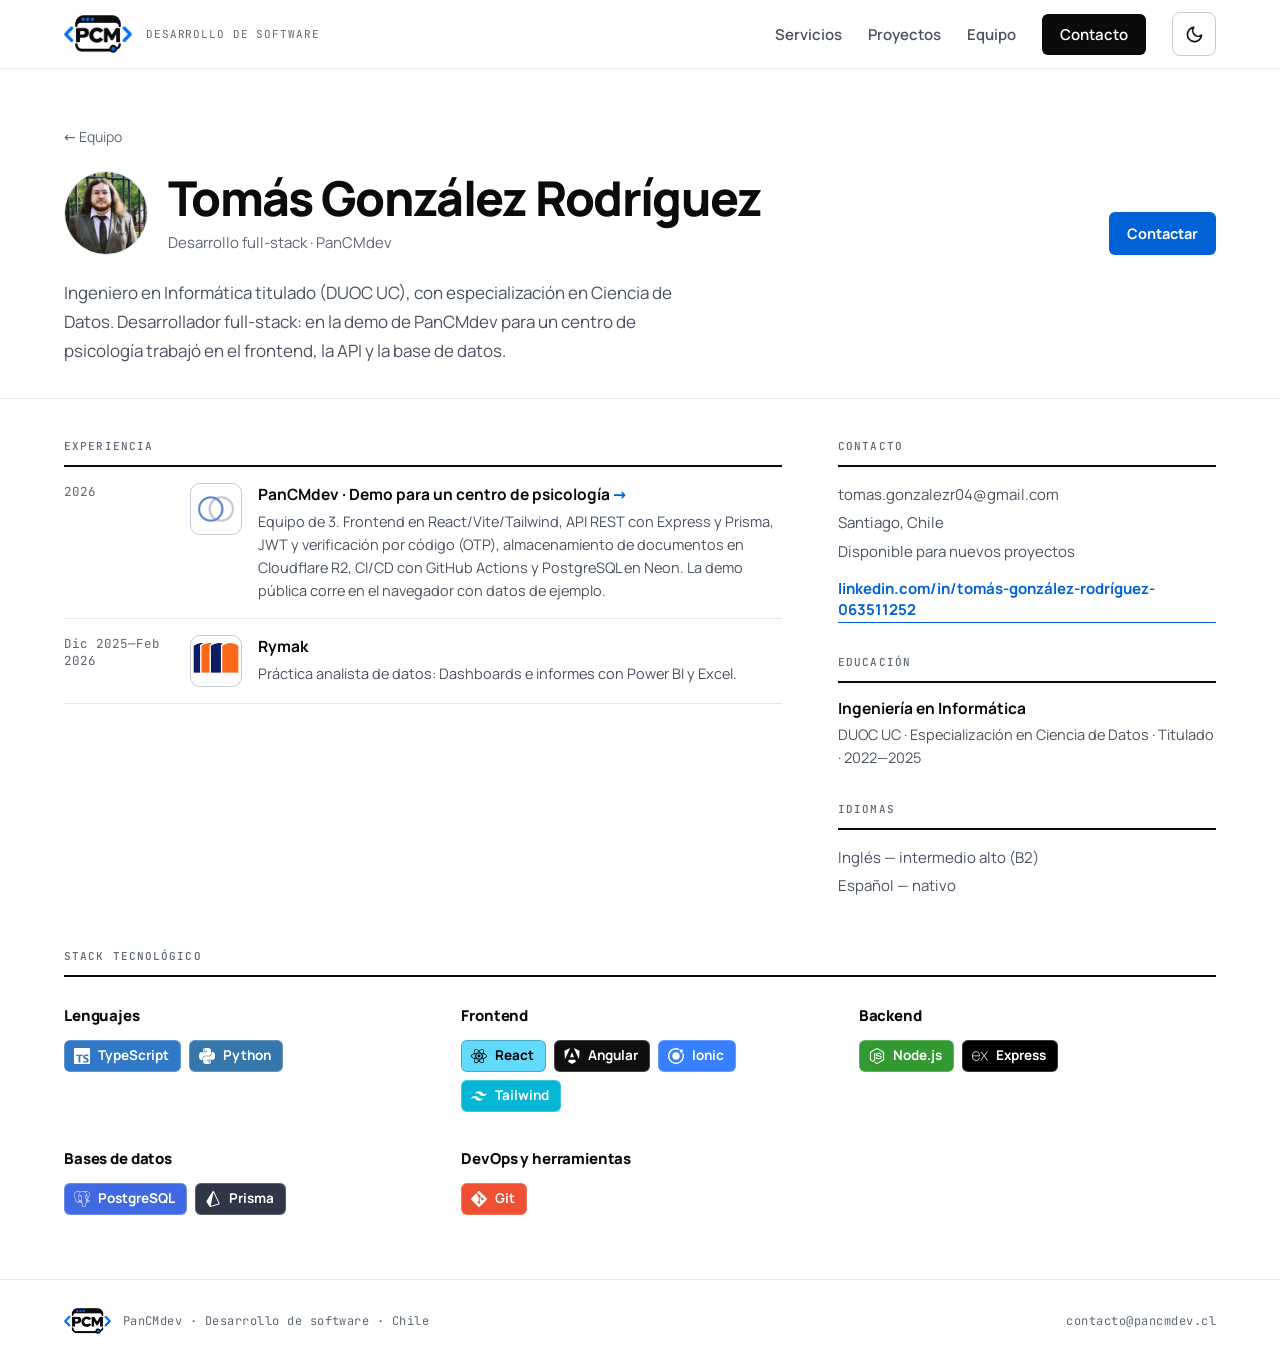
<file: tomas-gonzalez.html>
<!doctype html>
<html lang="es">
<head>
<meta charset="utf-8" />
<meta name="viewport" content="width=device-width, initial-scale=1" />
<script src="theme.js?v=3"></script>
<link rel="icon" type="image/png" sizes="16x16" href="src/assets/favicon-16.png" />
<link rel="icon" type="image/png" sizes="32x32" href="src/assets/favicon-32.png" />
<link rel="icon" type="image/png" sizes="48x48" href="src/assets/favicon-48.png" />
<link rel="apple-touch-icon" href="src/assets/apple-touch-icon.png" />
<title>Tomás González Rodríguez — Desarrollador full-stack | PanCMdev</title>
<meta name="description" content="Ingeniero en Informática con especialización en Ciencia de Datos (Duoc UC). Full-stack con React, Node.js, Express y PostgreSQL. Santiago, Chile." />
<link rel="canonical" href="https://pancmdev.cl/tomas-gonzalez.html" />
<meta property="og:type" content="profile" />
<meta property="og:site_name" content="PanCMdev" />
<meta property="og:locale" content="es_CL" />
<meta property="og:title" content="Tomás González Rodríguez — Desarrollador full-stack | PanCMdev" />
<meta property="og:description" content="Ingeniero en Informática con especialización en Ciencia de Datos (Duoc UC). Full-stack con React, Node.js, Express y PostgreSQL. Santiago, Chile." />
<meta property="og:url" content="https://pancmdev.cl/tomas-gonzalez.html" />
<meta property="og:image" content="https://pancmdev.cl/src/assets/og-tomas-gonzalez.png?v=2" />
<meta property="og:image:width" content="1200" />
<meta property="og:image:height" content="630" />
<meta property="og:image:alt" content="Tomás González Rodríguez, Desarrollo full-stack en PanCMdev" />
<meta property="profile:first_name" content="Tomás" />
<meta property="profile:last_name" content="González Rodríguez" />
<meta name="twitter:card" content="summary_large_image" />
<link rel="preload" href="src/fonts/manrope-latin.woff2" as="font" type="font/woff2" crossorigin />
<link rel="stylesheet" href="styles.css?v=9" />
<link rel="stylesheet" href="tech.css?v=5" />
<script type="application/ld+json">
{
  "@context": "https://schema.org",
  "@type": "ProfilePage",
  "url": "https://pancmdev.cl/tomas-gonzalez.html",
  "mainEntity": {
    "@type": "Person",
    "@id": "https://pancmdev.cl/tomas-gonzalez.html#person",
    "name": "Tomás González Rodríguez",
    "jobTitle": "Desarrollador full-stack",
    "url": "https://pancmdev.cl/tomas-gonzalez.html",
    "image": "https://pancmdev.cl/src/assets/tomas-gonzalez.webp",
    "worksFor": {
      "@type": "Organization",
      "@id": "https://pancmdev.cl/#org",
      "name": "PanCMdev",
      "url": "https://pancmdev.cl/"
    },
    "alumniOf": {
      "@type": "EducationalOrganization",
      "name": "Duoc UC"
    },
    "address": {
      "@type": "PostalAddress",
      "addressLocality": "Santiago",
      "addressCountry": "CL"
    },
    "knowsAbout": [
      "React",
      "Node.js",
      "TypeScript",
      "Express",
      "Prisma",
      "PostgreSQL",
      "Python",
      "Tailwind",
      "Angular",
      "Ionic",
      "Git"
    ],
    "sameAs": [
      "https://www.linkedin.com/in/tom%C3%A1s-gonz%C3%A1lez-rodr%C3%ADguez-063511252"
    ]
  }
}
</script>
</head>
<body>

  <div class="shell">
    <header class="site">
      <a href="/" class="logo" aria-label="PanCMdev, inicio">
        <img class="logo-img only-light" src="src/assets/pancm-logo-172.webp" alt="" width="68" height="38" />
        <img class="logo-img only-dark" src="src/assets/pancm-logo-oscuro-172.webp" alt="" width="68" height="38" loading="lazy" />
        <span class="tag">Desarrollo de software</span>
      </a>
      <nav class="main">
        <a href="servicios.html">Servicios</a>
        <a href="proyectos.html">Proyectos</a>
        <a href="equipo.html">Equipo</a>
        <a href="contacto.html" class="cta">Contacto</a>
        <button type="button" class="theme-toggle" data-theme-toggle aria-label="Cambiar a tema oscuro">
          <svg class="i-moon" viewBox="0 0 24 24" fill="none" stroke="currentColor" stroke-width="2" stroke-linecap="round" stroke-linejoin="round" aria-hidden="true"><path d="M21 12.8A9 9 0 1 1 11.2 3a7 7 0 0 0 9.8 9.8z"/></svg>
          <svg class="i-sun" viewBox="0 0 24 24" fill="none" stroke="currentColor" stroke-width="2" stroke-linecap="round" stroke-linejoin="round" aria-hidden="true"><circle cx="12" cy="12" r="4"/><path d="M12 2v2M12 20v2M4.9 4.9l1.4 1.4M17.7 17.7l1.4 1.4M2 12h2M20 12h2M4.9 19.1l1.4-1.4M17.7 6.3l1.4-1.4"/></svg>
        </button>
      </nav>
      <div class="rail" aria-hidden="true"><i></i></div>
    </header>
    <main>
      <section style="padding:56px var(--gutter) 32px;border-bottom:1px solid var(--border)">
        <a href="equipo.html" class="back-link">← Equipo</a>
        <div class="profile-head">
          <div class="who">
            <img class="profile-avatar" src="src/assets/tomas-gonzalez.webp" alt="Tomás González Rodríguez" width="84" height="84"/>
            <div>
              <h1>Tomás González Rodríguez</h1>
              <p class="profile-role">Desarrollo full-stack · PanCMdev</p>
            </div>
          </div>
          <div class="profile-cta">
            <a href="contacto.html" class="primary">Contactar</a>
          </div>
        </div>
        <p class="profile-bio">Ingeniero en Informática titulado (DUOC UC), con especialización en Ciencia de Datos. Desarrollador full-stack: en la demo de PanCMdev para un centro de psicología trabajó en el frontend, la API y la base de datos.</p>
      </section>

      <section class="profile-grid wide">
        <div>
          <div class="panel-label">Experiencia</div>
          <div>
            <div class="exp-row">
              <span class="year">2026</span>
              <span class="with-logo">
                <span class="logo-tile"><img src="src/assets/clientes/centro-psicologia.webp" alt="" width="52" height="52" loading="lazy" /></span>
                <span class="txt">
                  <a href="proyecto.html" class="titulo">PanCMdev · Demo para un centro de psicología <span class="ir" aria-hidden="true">→</span></a>
                  <span class="detalle">Equipo de 3. Frontend en React/Vite/Tailwind, API REST con Express y Prisma, JWT y verificación por código (OTP), almacenamiento de documentos en Cloudflare R2, CI/CD con GitHub Actions y PostgreSQL en Neon. La demo pública corre en el navegador con datos de ejemplo.</span>
                </span>
              </span>
            </div>
            <div class="exp-row">
              <span class="year">Dic 2025—Feb 2026</span>
              <span class="with-logo">
                <span class="logo-tile"><img src="src/assets/clientes/rymak.webp" alt="" width="52" height="52" loading="lazy" /></span>
                <span class="txt">
                  <span class="titulo">Rymak</span>
                  <span class="detalle">Práctica analista de datos: Dashboards e informes con Power BI y Excel.</span>
                </span>
              </span>
            </div>
          </div>
        </div>
        <aside>
          <div class="panel-label">Contacto</div>
          <div class="datos-list"><a href="mailto:tomas.gonzalezr04@gmail.com">tomas.gonzalezr04@gmail.com</a><br />Santiago, Chile<br />Disponible para nuevos proyectos</div>
          <div class="link-list">
            <a href="https://www.linkedin.com/in/tom%C3%A1s-gonz%C3%A1lez-rodr%C3%ADguez-063511252" class="linkedin-link" target="_blank" rel="noopener noreferrer">linkedin.com/in/tomás-gonzález-rodríguez-063511252</a>
          </div>
          <div class="panel-label spaced">Educación</div>
          <div class="edu">
            <span class="titulo">Ingeniería en Informática</span>
            <span class="detalle">DUOC UC · Especialización en Ciencia de Datos · Titulado · 2022—2025</span>
          </div>
          <div class="panel-label spaced">Idiomas</div>
          <div class="datos-list">Inglés — intermedio alto (B2)<br />Español — nativo</div>
        </aside>
      </section>

      <section class="stack-section" aria-labelledby="stack-h">
        <h2 class="panel-label" id="stack-h">Stack tecnológico</h2>
        <div class="stack-grid">
          <div class="stack-group">
            <h3 class="stack-title">Lenguajes</h3>
            <ul class="chips">
              <li class="tech ti-typescript"><i aria-hidden="true"></i>TypeScript</li>
              <li class="tech ti-python"><i aria-hidden="true"></i>Python</li>
            </ul>
          </div>
          <div class="stack-group">
            <h3 class="stack-title">Frontend</h3>
            <ul class="chips">
              <li class="tech ti-react"><i aria-hidden="true"></i>React</li>
              <li class="tech ti-angular"><i aria-hidden="true"></i>Angular</li>
              <li class="tech ti-ionic"><i aria-hidden="true"></i>Ionic</li>
              <li class="tech ti-tailwindcss"><i aria-hidden="true"></i>Tailwind</li>
            </ul>
          </div>
          <div class="stack-group">
            <h3 class="stack-title">Backend</h3>
            <ul class="chips">
              <li class="tech ti-nodedotjs"><i aria-hidden="true"></i>Node.js</li>
              <li class="tech ti-express"><i aria-hidden="true"></i>Express</li>
            </ul>
          </div>
          <div class="stack-group">
            <h3 class="stack-title">Bases de datos</h3>
            <ul class="chips">
              <li class="tech ti-postgresql"><i aria-hidden="true"></i>PostgreSQL</li>
              <li class="tech ti-prisma"><i aria-hidden="true"></i>Prisma</li>
            </ul>
          </div>
          <div class="stack-group">
            <h3 class="stack-title">DevOps y herramientas</h3>
            <ul class="chips">
              <li class="tech ti-git"><i aria-hidden="true"></i>Git</li>
            </ul>
          </div>
        </div>
      </section>
    </main>

    <footer class="site">
      <span class="brand">
        <img class="only-light" src="src/assets/pancm-logo-172.webp" alt="" width="46" height="26" loading="lazy" />
        <img class="only-dark" src="src/assets/pancm-logo-oscuro-172.webp" alt="" width="46" height="26" loading="lazy" />
        PanCMdev · Desarrollo de software · Chile
      </span>
      <a href="mailto:contacto@pancmdev.cl">contacto@pancmdev.cl</a>
    </footer>
  </div>

  <script src="main.js?v=5"></script>
</body>
</html>
</file>
<file: styles.css>
* { box-sizing: border-box; }

/* Fuentes servidas desde el propio sitio (antes venían de Google Fonts).
   Manrope y JetBrains Mono son variables: un archivo cubre todos los pesos.
   Licencia SIL Open Font License 1.1. El archivo "ext" solo se descarga si
   la página usa caracteres fuera del alfabeto latino básico. */
@font-face {
  font-family: 'Manrope';
  font-style: normal;
  font-weight: 400 800;
  font-display: swap;
  src: url(src/fonts/manrope-latin.woff2) format('woff2');
  unicode-range: U+0000-00FF, U+0131, U+0152-0153, U+02BB-02BC, U+02C6, U+02DA, U+02DC, U+0304, U+0308, U+0329, U+2000-206F, U+20AC, U+2122, U+2191, U+2193, U+2212, U+2215, U+FEFF, U+FFFD;
}
@font-face {
  font-family: 'Manrope';
  font-style: normal;
  font-weight: 400 800;
  font-display: swap;
  src: url(src/fonts/manrope-latin-ext.woff2) format('woff2');
  unicode-range: U+0100-02BA, U+02BD-02C5, U+02C7-02CC, U+02CE-02D7, U+02DD-02FF, U+0304, U+0308, U+0329, U+1D00-1DBF, U+1E00-1E9F, U+1EF2-1EFF, U+2020, U+20A0-20AB, U+20AD-20C4, U+2113, U+2C60-2C7F, U+A720-A7FF;
}
@font-face {
  font-family: 'JetBrains Mono';
  font-style: normal;
  font-weight: 400 500;
  font-display: swap;
  src: url(src/fonts/jetbrains-mono-latin.woff2) format('woff2');
  unicode-range: U+0000-00FF, U+0131, U+0152-0153, U+02BB-02BC, U+02C6, U+02DA, U+02DC, U+0304, U+0308, U+0329, U+2000-206F, U+20AC, U+2122, U+2191, U+2193, U+2212, U+2215, U+FEFF, U+FFFD;
}
@font-face {
  font-family: 'JetBrains Mono';
  font-style: normal;
  font-weight: 400 500;
  font-display: swap;
  src: url(src/fonts/jetbrains-mono-latin-ext.woff2) format('woff2');
  unicode-range: U+0100-02BA, U+02BD-02C5, U+02C7-02CC, U+02CE-02D7, U+02DD-02FF, U+0304, U+0308, U+0329, U+1D00-1DBF, U+1E00-1E9F, U+1EF2-1EFF, U+2020, U+20A0-20AB, U+20AD-20C4, U+2113, U+2C60-2C7F, U+A720-A7FF;
}

/* Paleta del logo: negro y azul. En claro el azul de texto es un poco más
   oscuro que el del logo para que cumpla contraste sobre blanco. */
:root {
  --bg: #FFFFFF;
  --surface: #F6F8FB;
  --card: #FFFFFF;
  --ink: #0A0B0D;
  --ink-soft: #4A5260;
  --muted: #5F6775;
  --border: #E3E7ED;
  --border-strong: #C5CBD6;
  --hover: #F3F6FA;
  --pin: #EEF1F5;
  --accent: #0062D6;
  --logo-blue: #0074FB;
  --btn-bg: #0062D6;
  --btn-fg: #FFFFFF;
  --btn-hover: #0A0B0D;
  --cta-bg: #0A0B0D;
  --cta-fg: #FFFFFF;
  --rule: #0A0B0D;
  --green: #1F6B4D;
  --green-bg: #EDF6F1;
  --green-border: #CFE5DA;
  --error: #B42318;
  --pub-bg: #FFFFFF;
  --priv-bg: #0A0B0D;
  --priv-border: #0A0B0D;
  --row-taken: #1C2027;
  --panel-bg: #F3F8FF;
  --panel-dot: #C9DCF7;
  --panel-border: #DCE6F5;
  --shadow: rgba(10, 11, 13, 0.10);

  --display: 'Manrope', system-ui, sans-serif;
  --sans: 'Manrope', system-ui, sans-serif;
  --mono: 'JetBrains Mono', ui-monospace, monospace;

  /* Margen lateral fluido: el contenido usa casi todo el ancho y solo se
     centra en pantallas muy anchas (tope de 1600px de contenido). */
  --gutter: max(clamp(20px, 5vw, 88px), calc((100vw - 1600px) / 2));
  color-scheme: light;
}

[data-theme='dark'] {
  --bg: #0A0B0D;
  --surface: #101216;
  --card: #14171C;
  --ink: #E8EAEE;
  --ink-soft: #B4BAC6;
  --muted: #8B93A1;
  --border: #262B33;
  --border-strong: #343A45;
  --hover: #14171C;
  --pin: #1C2027;
  --accent: #3D95FF;
  --btn-bg: #0074FB;
  --btn-fg: #0A0B0D;
  --btn-hover: #3D95FF;
  --cta-bg: #FFFFFF;
  --cta-fg: #0A0B0D;
  --rule: #0074FB;
  --green: #4ADE9A;
  --green-bg: #0F2A1F;
  --green-border: #1E4A36;
  --error: #FF8A80;
  --pub-bg: #F3F5F8;
  --priv-bg: #14171C;
  --priv-border: #262B33;
  --row-taken: #232831;
  --panel-bg: #0F1319;
  --panel-dot: #1F2B3D;
  --panel-border: #1E2633;
  --shadow: rgba(0, 0, 0, 0.5);
  color-scheme: dark;
}

body {
  margin: 0;
  background: var(--bg);
  font-family: var(--sans);
  color: var(--ink);
  -webkit-font-smoothing: antialiased;
}

a { color: var(--ink); text-decoration: none; }
a:hover { color: var(--accent); }
:focus-visible { outline: 2px solid var(--accent); outline-offset: 3px; }
::selection { background: var(--logo-blue); color: #FFFFFF; }

img { max-width: 100%; }

/* Cambio de tema: transición breve solo mientras se alterna */
html.theme-anim,
html.theme-anim *,
html.theme-anim *::before,
html.theme-anim *::after {
  transition: background-color 0.3s ease, color 0.3s ease, border-color 0.3s ease !important;
}

/* Imágenes que cambian con el tema (logo claro / oscuro) */
.only-dark { display: none !important; }
[data-theme='dark'] .only-light { display: none !important; }
[data-theme='dark'] .only-dark { display: block !important; }

/* Texto solo para lectores de pantalla */
.sr-only {
  position: absolute;
  width: 1px;
  height: 1px;
  padding: 0;
  margin: -1px;
  overflow: hidden;
  clip: rect(0, 0, 0, 0);
  white-space: nowrap;
  border: 0;
}

@keyframes rise {
  from { opacity: 0; transform: translateY(14px); }
  to { opacity: 1; transform: translateY(0); }
}

@keyframes pop {
  0% { transform: translateX(-8px); opacity: 0; }
  100% { transform: translateX(0); opacity: 1; }
}

/* Aparición al hacer scroll: solo si hay JS, para no esconder contenido sin él */
.js [data-reveal] {
  opacity: 0;
  transform: translateY(16px);
  transition: opacity 0.6s cubic-bezier(0.2, 0.7, 0.2, 1), transform 0.6s cubic-bezier(0.2, 0.7, 0.2, 1);
  transition-delay: var(--d, 0s);
}
.js [data-reveal].in { opacity: 1; transform: none; }

.hero [data-rise] {
  animation: rise 0.7s cubic-bezier(0.2, 0.7, 0.2, 1) both;
  animation-delay: var(--d, 0s);
}

@media (prefers-reduced-motion: reduce) {
  *, *::before, *::after {
    animation-duration: 0.001ms !important;
    animation-delay: 0ms !important;
    transition-duration: 0.001ms !important;
    transition-delay: 0ms !important;
  }
  .js [data-reveal] { opacity: 1; transform: none; }
}

/* Shell principal */
/* Columna de alto completo: main toma el espacio que sobra, así el footer
   queda abajo aunque la página tenga poco contenido */
.shell {
  width: 100%;
  background: var(--bg);
  min-height: 100vh;
  position: relative;
  display: flex;
  flex-direction: column;
}
.shell > main { flex: 1 0 auto; }

/* Header */
header.site {
  position: sticky;
  top: 0;
  z-index: 20;
  display: flex;
  flex-wrap: wrap;
  align-items: center;
  justify-content: space-between;
  gap: 10px 32px;
  padding: 12px var(--gutter);
  background: var(--bg);
  background: color-mix(in srgb, var(--bg) 92%, transparent);
  backdrop-filter: blur(10px);
  border-bottom: 1px solid var(--border);
}

/* Riel de avance: eco del riel con nodo azul del logo. Crece con el scroll. */
.rail {
  position: absolute;
  left: 0;
  right: 0;
  bottom: -1px;
  height: 2px;
  pointer-events: none;
}

.rail i {
  position: absolute;
  left: 0;
  top: 0;
  height: 2px;
  /* Termina 8 px antes del borde: el punto sobresale 5 px más su anillo de
     3 px, y al 100% se salía de la pantalla y creaba scroll horizontal */
  width: calc(var(--p, 0) * (100% - 8px));
  background: var(--logo-blue);
}

.rail i::after {
  content: '';
  position: absolute;
  right: -5px;
  top: -4px;
  width: 10px;
  height: 10px;
  border-radius: 50%;
  background: var(--logo-blue);
  box-shadow: 0 0 0 3px var(--bg);
  opacity: calc(var(--p, 0) * 40);
}

.logo { display: flex; align-items: center; gap: 14px; }

.logo-img { display: block; height: 38px; width: auto; }

.logo .tag {
  font-family: var(--mono);
  font-size: 11px;
  letter-spacing: 0.08em;
  text-transform: uppercase;
  color: var(--muted);
}

nav.main { display: flex; flex-wrap: wrap; align-items: center; gap: 8px 26px; }

nav.main a {
  font-size: 15px;
  font-weight: 600;
  color: var(--ink-soft);
}

nav.main a:hover { color: var(--ink); }

nav.main a.cta {
  padding: 10px 18px;
  background: var(--cta-bg);
  color: var(--cta-fg);
  border-radius: 6px;
}

nav.main a.cta:hover { background: var(--accent); color: #FFFFFF; }

.theme-toggle {
  display: inline-grid;
  place-items: center;
  width: 44px;
  height: 44px;
  padding: 0;
  border: 1px solid var(--border-strong);
  border-radius: 8px;
  background: transparent;
  color: var(--ink);
  cursor: pointer;
  transition: border-color 0.18s ease, background 0.18s ease;
}

.theme-toggle:hover { border-color: var(--ink); background: var(--hover); }
.theme-toggle svg { width: 19px; height: 19px; }
.theme-toggle .i-sun { display: none; }
[data-theme='dark'] .theme-toggle .i-sun { display: block; }
[data-theme='dark'] .theme-toggle .i-moon { display: none; }

/* Secciones genéricas */
main section { padding: 0 var(--gutter); }

.section { padding: 72px var(--gutter); }

/* Al saltar a un ancla (#cotizar) el título no queda bajo el encabezado fijo */
section[id] { scroll-margin-top: 40px; }

.band {
  background: var(--surface);
  border-top: 1px solid var(--border);
  border-bottom: 1px solid var(--border);
}

.eyebrow {
  font-family: var(--mono);
  font-size: 12px;
  letter-spacing: 0.08em;
  text-transform: uppercase;
  color: var(--accent);
}

h1 {
  margin: 20px 0 0;
  font-family: var(--display);
  font-size: clamp(36px, 5.2vw, 64px);
  line-height: 1.04;
  letter-spacing: -0.035em;
  font-weight: 800;
  max-width: 17ch;
  text-wrap: balance;
}

.lead {
  margin: 24px 0 0;
  max-width: 56ch;
  font-size: 18.5px;
  line-height: 1.65;
  color: var(--ink-soft);
  text-wrap: pretty;
}

.actions {
  display: flex;
  flex-wrap: wrap;
  gap: 12px;
  margin-top: 32px;
}

.btn {
  font-weight: 700;
  font-size: 16px;
  padding: 14px 24px;
  background: var(--btn-bg);
  color: var(--btn-fg);
  border-radius: 6px;
  display: inline-block;
  border: none;
  cursor: pointer;
  font-family: inherit;
  transition: background 0.18s ease, transform 0.18s ease;
}

.btn:hover { background: var(--btn-hover); color: var(--btn-fg); transform: translateY(-1px); }
[data-theme='dark'] .btn:hover { color: #0A0B0D; }
.btn:active { transform: none; }

.btn-outline {
  font-weight: 700;
  font-size: 16px;
  padding: 13px 24px;
  border: 1px solid var(--border-strong);
  border-radius: 6px;
  color: var(--ink);
  display: inline-block;
  font-family: inherit;
  background: transparent;
  transition: border-color 0.18s ease, background 0.18s ease;
}

.btn-outline:hover { border-color: var(--ink); color: var(--ink); background: var(--hover); }

/* Portada: texto a la izquierda, logo sobre panel punteado a la derecha */
.hero {
  padding: 84px var(--gutter) 72px;
  display: grid;
  grid-template-columns: minmax(0, 1.25fr) minmax(300px, 1fr);
  gap: 48px clamp(40px, 6vw, 96px);
  align-items: center;
}

.brand-panel {
  display: flex;
  align-items: center;
  justify-content: center;
  padding: clamp(36px, 5vw, 64px) clamp(24px, 4vw, 44px);
  border: 1px solid var(--panel-border);
  border-radius: 14px;
  background-color: var(--panel-bg);
  background-image: radial-gradient(var(--panel-dot) 1px, transparent 1px);
  background-size: 22px 22px;
}

.brand-panel img { width: 100%; max-width: 440px; height: auto; display: block; }

@media (max-width: 1000px) {
  .hero { grid-template-columns: 1fr; padding-top: 56px; }
  .brand-panel { max-width: 560px; }
}

/* Encabezado de sección con enlace "ver todos" */
.section-head {
  display: flex;
  flex-wrap: wrap;
  gap: 12px;
  align-items: baseline;
  justify-content: space-between;
  margin-bottom: 28px;
}

.section-head h2 {
  margin: 0;
  font-family: var(--display);
  font-size: clamp(26px, 3.2vw, 38px);
  font-weight: 800;
  letter-spacing: -0.035em;
}

.section-head a {
  font-size: 15px;
  font-weight: 700;
  color: var(--accent);
}

.section-head .tag {
  font-family: var(--mono);
  font-size: 12px;
  letter-spacing: 0.06em;
  text-transform: uppercase;
  color: var(--muted);
}

/* Demo: una agenda, dos caras */
.demo {
  display: grid;
  grid-template-columns: repeat(auto-fit, minmax(320px, 1fr));
  border: 1px solid var(--border);
  border-radius: 12px;
  overflow: hidden;
}

.demo-side { padding: 32px; display: flex; flex-direction: column; gap: 20px; }
.demo-pub { background: var(--pub-bg); color: #0A0B0D; }
.demo-priv { background: var(--priv-bg); color: #E8EAEE; border-left: 1px solid var(--priv-border); }

.demo-head { display: flex; justify-content: space-between; align-items: baseline; gap: 12px; }

.demo-tag {
  font-family: var(--mono);
  font-size: 11.5px;
  letter-spacing: 0.08em;
  text-transform: uppercase;
}

.demo-hint { font-size: 13px; }
.demo-pub .demo-tag, .demo-pub .demo-hint { color: #5F6775; }
.demo-priv .demo-tag, .demo-priv .demo-hint { color: #9AA3B2; }

.demo-title { font-weight: 800; font-size: 24px; letter-spacing: -0.02em; }
.demo-priv .demo-title { color: #FFFFFF; }

.demo-day { font-size: 13px; font-weight: 600; margin-bottom: 10px; color: #4A5260; }

.slots { display: flex; flex-wrap: wrap; gap: 8px; }

.slot {
  min-width: 84px;
  min-height: 44px;
  padding: 0 16px;
  font-family: var(--mono);
  font-size: 14.5px;
  font-weight: 500;
  cursor: pointer;
  border-radius: 6px;
  background: #FFFFFF;
  color: #0A0B0D;
  border: 1px solid #C5CBD6;
  transition: border-color 0.15s ease, background 0.15s ease, color 0.15s ease;
}

.slot:hover { border-color: #0A0B0D; }
.slot:focus-visible { outline-color: #0062D6; }
.slot[aria-pressed='true'] { background: #0062D6; border-color: #0062D6; color: #FFFFFF; }

.demo-msg { margin: 0; font-size: 15px; line-height: 1.55; color: #4A5260; min-height: 46px; }

.demo-reset {
  align-self: flex-start;
  min-height: 44px;
  padding: 0 18px;
  background: transparent;
  border: 1px solid #9AA3B2;
  border-radius: 6px;
  font-family: inherit;
  font-size: 14px;
  font-weight: 700;
  cursor: pointer;
  color: #0A0B0D;
}

.demo-reset:hover { border-color: #0A0B0D; }
.demo-reset[hidden] { display: none; }

.agenda { display: flex; flex-direction: column; gap: 6px; }

.agenda-row {
  display: flex;
  align-items: center;
  gap: 16px;
  padding: 11px 14px;
  min-height: 44px;
  border-radius: 6px;
  border: 1px solid transparent;
  font-size: 14.5px;
  font-weight: 600;
  transition: background 0.25s ease, color 0.25s ease, border-color 0.25s ease;
}

.agenda-row .hora { font-family: var(--mono); font-size: 14px; font-weight: 500; width: 48px; flex: none; }
.agenda-row.is-taken { background: var(--row-taken); color: #E8EAEE; }
.agenda-row.is-free { border: 1px dashed #3A4254; color: #9AA3B2; }
.agenda-row.is-new { background: #0074FB; border-color: #0074FB; color: #0A0B0D; animation: pop 0.35s ease-out both; }

.demo-note { margin: 18px 0 0; font-size: 14px; color: var(--muted); max-width: 72ch; line-height: 1.6; }

/* Tarjeta de caso destacado (home) */
.case-feature {
  display: block;
  border: 1px solid var(--border);
  border-radius: 8px;
  overflow: hidden;
  background: var(--card);
  transition: border-color 0.18s ease, box-shadow 0.18s ease;
}

.case-feature:hover {
  border-color: var(--accent);
  box-shadow: 0 10px 32px var(--shadow);
}

/* Marca de la demo sobre el azul noche de su propio sitio, igual en claro y oscuro */
.case-art {
  height: clamp(220px, 30vw, 460px);
  display: grid;
  place-items: center;
  overflow: hidden;
  background:
    radial-gradient(circle at 30% 20%, rgba(100, 134, 219, 0.28), transparent 60%),
    linear-gradient(225deg, #17233B, #0B1424);
}

.case-art-mark {
  display: flex;
  flex-direction: column;
  align-items: center;
  gap: 14px;
  text-align: center;
  color: #6486DB;
  transition: transform 0.6s cubic-bezier(0.2, 0.7, 0.2, 1);
}

.case-art-mark svg { width: clamp(56px, 7vw, 84px); height: auto; }

.case-art-name {
  margin: 0;
  font-family: Georgia, 'Times New Roman', serif;
  font-style: italic;
  font-size: clamp(22px, 2.8vw, 34px);
  line-height: 1.2;
  color: #F3EEE0;
}

.case-art-tag {
  margin: 0;
  font-size: 12px;
  letter-spacing: 0.3em;
  text-transform: uppercase;
  color: #9AA3AF;
}

.case-feature:hover .case-art-mark { transform: scale(1.05); }

.case-feature .body {
  padding: 26px 28px;
  display: flex;
  flex-wrap: wrap;
  gap: 20px;
  justify-content: space-between;
  align-items: flex-start;
}

.case-feature .meta {
  font-family: var(--mono);
  font-size: 11px;
  letter-spacing: 0.08em;
  text-transform: uppercase;
  color: var(--muted);
}

.case-feature .info { max-width: 56ch; }

.case-feature h3 {
  margin: 10px 0 0;
  font-family: var(--display);
  font-size: 28px;
  font-weight: 800;
  letter-spacing: -0.03em;
  color: var(--ink);
}

.case-feature p {
  margin: 10px 0 0;
  font-size: 15.5px;
  line-height: 1.65;
  color: var(--ink-soft);
  text-wrap: pretty;
}

.status-pill {
  flex: none;
  font-family: var(--mono);
  font-size: 11px;
  font-weight: 500;
  letter-spacing: 0.08em;
  text-transform: uppercase;
  color: var(--green);
  background: var(--green-bg);
  border: 1px solid var(--green-border);
  padding: 6px 12px;
  border-radius: 4px;
}

/* Grid de miembros (home) */
.member-grid {
  display: grid;
  grid-template-columns: repeat(auto-fit, minmax(240px, 1fr));
  gap: 16px;
}

.member-card {
  display: block;
  background: var(--card);
  padding: 22px;
  border: 1px solid var(--border);
  border-radius: 10px;
  transition: border-color 0.18s ease, transform 0.18s ease;
}

.member-card:hover { border-color: var(--accent); transform: translateY(-2px); }

.member-card .who { display: flex; align-items: center; gap: 14px; }

.member-card .avatar,
.member-card .pin {
  width: 56px;
  height: 56px;
  border-radius: 50%;
  object-fit: cover;
  flex: none;
  border: 1px solid var(--border);
}

.member-card .pin { background: var(--pin); border: none; }

.member-card .name { font-size: 17px; font-weight: 700; line-height: 1.25; letter-spacing: -0.01em; }

.member-card .role { margin-top: 14px; font-size: 14.5px; color: var(--muted); }

.member-card .link { margin-top: 16px; font-size: 14px; font-weight: 700; color: var(--accent); }

/* Página listado de proyectos */
.page-title {
  margin: 0;
  font-family: var(--display);
  font-size: clamp(32px, 4.6vw, 48px);
  letter-spacing: -0.035em;
  font-weight: 800;
}

.page-sub { margin: 12px 0 24px; color: var(--muted); font-size: 15.5px; }
.page-sub.wide { max-width: 58ch; color: var(--ink-soft); line-height: 1.7; font-size: 16px; }

.list-row {
  display: grid;
  grid-template-columns: 100px 1fr auto;
  gap: 24px;
  align-items: center;
  padding: 28px var(--gutter);
  border-bottom: 1px solid var(--border);
  transition: background 0.16s ease;
}

.list-row:hover { background: var(--hover); }

.list-row .anio { font-family: var(--mono); font-size: 12.5px; color: var(--muted); }

.list-row .nombre {
  display: block;
  font-family: var(--display);
  font-size: 22px;
  font-weight: 800;
  letter-spacing: -0.025em;
}

.list-row .resumen {
  display: block;
  margin-top: 6px;
  font-size: 15px;
  line-height: 1.6;
  color: var(--ink-soft);
  max-width: 62ch;
}

.list-row .estado {
  font-family: var(--mono);
  font-size: 11px;
  letter-spacing: 0.08em;
  text-transform: uppercase;
  color: var(--muted);
  white-space: nowrap;
}

/* Fila de equipo (listado) */
.team-row {
  display: grid;
  grid-template-columns: auto 1fr auto;
  gap: 20px;
  align-items: center;
  padding: 24px var(--gutter);
  border-bottom: 1px solid var(--border);
  transition: background 0.16s ease;
}

.team-row:hover { background: var(--hover); }

.team-row .avatar,
.team-row .pin {
  width: 56px;
  height: 56px;
  border-radius: 50%;
  object-fit: cover;
  border: 1px solid var(--border);
}

.team-row .pin { background: var(--pin); border: none; }

.team-row .nombre {
  display: block;
  font-family: var(--display);
  font-size: 20px;
  font-weight: 800;
  letter-spacing: -0.02em;
}

.team-row .rol { display: block; margin-top: 4px; font-size: 14.5px; color: var(--muted); }

.team-row .link { font-size: 14px; font-weight: 700; color: var(--accent); white-space: nowrap; }

/* Página de caso individual */
.back-link { font-size: 14px; color: var(--muted); }
.back-link:hover { color: var(--accent); }

.case-hero-title {
  margin: 14px 0 0;
  font-family: var(--display);
  font-size: clamp(34px, 5.2vw, 56px);
  letter-spacing: -0.035em;
  font-weight: 800;
  line-height: 1.06;
}

.case-lead {
  margin: 20px 0 0;
  max-width: 62ch;
  font-size: 18px;
  line-height: 1.7;
  color: var(--ink-soft);
  text-wrap: pretty;
}

.case-url {
  display: inline-block;
  margin-top: 18px;
  font-size: 15px;
  font-weight: 700;
  color: var(--accent);
  border-bottom: 1px solid var(--accent);
  padding-bottom: 2px;
}

.stat-grid {
  margin: 0 var(--gutter) 36px;
  padding: 0;
  display: grid;
  grid-template-columns: repeat(auto-fit, minmax(150px, 1fr));
  gap: 1px;
  background: var(--border);
  border: 1px solid var(--border);
  border-radius: 8px;
  overflow: hidden;
}

.stat-box { background: var(--card); padding: 18px 20px; }
.stat-box .value { margin-top: 7px; font-size: 15px; font-weight: 600; }
.stat-box .value.green { color: var(--green); }

.stat-box .label,
.contact-box .label {
  font-family: var(--mono);
  font-size: 11px;
  letter-spacing: 0.08em;
  text-transform: uppercase;
  color: var(--muted);
}

.hero-photo {
  display: block;
  width: 100%;
  height: clamp(300px, 34vw, 520px);
  object-fit: cover;
  border: 1px solid var(--border);
  border-radius: 8px;
}

.feature-grid {
  display: grid;
  grid-template-columns: repeat(auto-fit, minmax(250px, 1fr));
  gap: 36px;
}

.feature-grid > div { border-top: 2px solid var(--rule); padding-top: 16px; }

.feature-grid h2,
.feature-grid h3 {
  margin: 0 0 10px;
  font-family: var(--display);
  font-size: 20px;
  font-weight: 800;
  letter-spacing: -0.02em;
}

.feature-grid p {
  margin: 0;
  color: var(--ink-soft);
  line-height: 1.7;
  font-size: 15.5px;
  text-wrap: pretty;
}

.feature-grid .eyebrow { margin-bottom: 10px; }

/* Enlace dentro de un párrafo: subrayado para que se distinga del texto */
.inline-link { color: var(--accent); border-bottom: 1px solid currentColor; }
.inline-link:hover { color: var(--ink); }

/* Perfil individual */
.profile-head {
  display: flex;
  flex-wrap: wrap;
  gap: 24px;
  justify-content: space-between;
  align-items: flex-end;
  margin-top: 24px;
}

.profile-head .who { display: flex; align-items: center; gap: 20px; }

.profile-avatar {
  width: 84px;
  height: 84px;
  border-radius: 50%;
  object-fit: cover;
  border: 1px solid var(--border);
  flex: none;
}

.profile-head h1 {
  margin: 0;
  font-family: var(--display);
  font-size: clamp(30px, 4.8vw, 48px);
  letter-spacing: -0.035em;
  font-weight: 800;
  line-height: 1.06;
  max-width: none;
}

.profile-role { margin: 8px 0 0; font-size: 15px; color: var(--muted); }

.profile-cta { display: flex; flex-wrap: wrap; gap: 8px; }

.profile-cta a {
  font-weight: 700;
  font-size: 14.5px;
  padding: 12px 18px;
  border-radius: 6px;
  font-family: inherit;
}

.profile-cta .primary { background: var(--btn-bg); color: var(--btn-fg); }
.profile-cta .primary:hover { background: var(--btn-hover); color: var(--btn-fg); }
[data-theme='dark'] .profile-cta .primary:hover { color: #0A0B0D; }

.profile-cta .secondary { border: 1px solid var(--border-strong); color: var(--ink); }
.profile-cta .secondary:hover { border-color: var(--ink); color: var(--ink); }

.profile-bio {
  margin: 24px 0 0;
  max-width: 64ch;
  font-size: 17px;
  line-height: 1.7;
  color: var(--ink-soft);
  text-wrap: pretty;
}

.profile-grid {
  padding: 40px var(--gutter);
  display: grid;
  grid-template-columns: repeat(auto-fit, minmax(280px, 1fr));
  gap: 40px;
}

.panel-label {
  font-family: var(--mono);
  font-size: 11px;
  font-weight: 500;
  letter-spacing: 0.1em;
  text-transform: uppercase;
  color: var(--muted);
  padding-bottom: 12px;
  border-bottom: 2px solid var(--rule);
}

.panel-label.spaced { margin-top: 32px; }

.exp-row {
  display: grid;
  grid-template-columns: 110px 1fr;
  gap: 16px;
  padding: 16px 0;
  border-bottom: 1px solid var(--border);
}

.exp-row .year { font-family: var(--mono); font-size: 12.5px; color: var(--muted); }
.exp-row .titulo { display: block; font-size: 15.5px; font-weight: 700; }
.exp-row .detalle { display: block; margin-top: 5px; font-size: 14.5px; color: var(--ink-soft); line-height: 1.6; }

/* Experiencia con enlace: el título lleva al proyecto (→ en el sitio, ↗ a otro sitio) */
.exp-row a.titulo { display: inline-block; }
.exp-row a.titulo .ir { color: var(--accent); }
.exp-row:has(a.titulo:hover) .logo-tile { border-color: var(--accent); }

.stack-tags { display: flex; flex-wrap: wrap; gap: 8px; margin-top: 16px; }

.stack-tags span {
  font-family: var(--mono);
  font-size: 12.5px;
  padding: 6px 11px;
  background: var(--surface);
  border: 1px solid var(--border);
  border-radius: 4px;
  color: var(--ink-soft);
}

.datos-list { margin-top: 14px; font-size: 15px; line-height: 1.9; color: var(--ink-soft); }

.linkedin-link {
  display: inline-block;
  margin-top: 10px;
  font-size: 15px;
  font-weight: 700;
  color: var(--accent);
  border-bottom: 1px solid var(--accent);
  padding-bottom: 2px;
}

.what-did {
  display: flex;
  flex-wrap: wrap;
  gap: 16px;
  justify-content: space-between;
  align-items: center;
  padding: 22px 0;
  border-bottom: 1px solid var(--border);
}

.what-did .title { display: block; font-family: var(--display); font-size: 19px; font-weight: 800; letter-spacing: -0.02em; }
.what-did .aporte { display: block; margin-top: 5px; font-size: 14.5px; color: var(--ink-soft); line-height: 1.6; max-width: 64ch; }
.what-did .year { font-family: var(--mono); font-size: 12.5px; color: var(--muted); white-space: nowrap; }

/* Ficha de marca: el logo del proyecto sobre papel blanco, igual en tema claro y oscuro */
.with-logo { display: flex; align-items: flex-start; gap: 16px; min-width: 0; }
.with-logo > .txt { display: block; min-width: 0; }

.logo-tile {
  flex: none;
  width: 52px;
  height: 52px;
  display: grid;
  place-items: center;
  background: #fff;
  border: 1px solid var(--border-strong);
  border-radius: 10px;
  overflow: hidden;
  transition: border-color 0.18s ease;
}

.logo-tile img { display: block; width: 100%; height: 100%; object-fit: contain; }

/* Perfil con columnas más amplias: experiencia ancha y datos a la derecha */
.profile-grid.wide { grid-template-columns: minmax(0, 1.9fr) minmax(280px, 1fr); gap: 56px; }
.profile-grid.wide aside { min-width: 0; }

.link-list { display: flex; flex-direction: column; align-items: flex-start; gap: 8px; margin-top: 12px; }
.link-list .linkedin-link { margin-top: 0; }

.edu { margin-top: 14px; }
.edu .titulo { display: block; font-size: 15.5px; font-weight: 700; }
.edu .detalle { display: block; margin-top: 4px; font-size: 14.5px; color: var(--ink-soft); line-height: 1.6; }

/* Stack tecnológico: insignias agrupadas, con el color y el logo de cada herramienta */
.stack-section { padding: 8px var(--gutter) 64px; }
.stack-section .panel-label { margin: 0; }

.stack-grid {
  display: grid;
  grid-template-columns: repeat(3, minmax(0, 1fr));
  gap: 36px 40px;
  margin-top: 28px;
}

.stack-title {
  margin: 0 0 14px;
  font-family: var(--display);
  font-size: 15px;
  font-weight: 800;
  letter-spacing: -0.01em;
}

.chips { list-style: none; margin: 0; padding: 0; display: flex; flex-wrap: wrap; gap: 8px; }

.tech {
  display: inline-flex;
  align-items: center;
  gap: 8px;
  height: 32px;
  padding: 0 12px 0 10px;
  border-radius: 6px;
  background: var(--c);
  color: var(--fg);
  font-size: 13.5px;
  font-weight: 700;
  line-height: 1;
  box-shadow: inset 0 0 0 1px color-mix(in srgb, var(--fg) 22%, transparent);
  transition: transform 0.18s ease;
}

.tech i {
  flex: none;
  width: 16px;
  height: 16px;
  background: currentColor;
  -webkit-mask: var(--i) center / contain no-repeat;
  mask: var(--i) center / contain no-repeat;
}

.tech:hover { transform: translateY(-2px); }

@media (prefers-reduced-motion: reduce) {
  .tech { transition: none; }
  .tech:hover { transform: none; }
}

@media (max-width: 1000px) {
  .stack-grid { grid-template-columns: repeat(2, minmax(0, 1fr)); }
}

@media (max-width: 860px) {
  .profile-grid.wide { grid-template-columns: 1fr; gap: 40px; }
}

@media (max-width: 640px) {
  .stack-grid { grid-template-columns: 1fr; gap: 28px; }
  .stack-section { padding-bottom: 48px; }
  .with-logo { gap: 14px; }
}

/* Metodología (nosotros) */
.phase-row {
  display: grid;
  grid-template-columns: 100px 1fr;
  gap: 24px;
  padding: 28px var(--gutter);
  border-bottom: 1px solid var(--border);
}

.phase-row .fase { font-family: var(--mono); font-size: 12.5px; color: var(--muted); }

.phase-row .titulo {
  display: block;
  font-family: var(--display);
  font-size: 21px;
  font-weight: 800;
  letter-spacing: -0.02em;
}

.phase-row .detalle {
  display: block;
  margin-top: 8px;
  font-size: 15.5px;
  line-height: 1.7;
  color: var(--ink-soft);
  max-width: 62ch;
}

/* Contacto */
.contact-grid {
  display: grid;
  grid-template-columns: repeat(auto-fit, minmax(200px, 1fr));
  gap: 1px;
  margin-top: 34px;
  background: var(--border);
  border: 1px solid var(--border);
  border-radius: 8px;
  overflow: hidden;
}

.contact-box { background: var(--card); padding: 18px 20px; }
.contact-box .value { margin-top: 7px; font-size: 15.5px; font-weight: 600; }

form.contact-form {
  margin-top: 34px;
  display: grid;
  gap: 12px;
  max-width: 540px;
}

form.contact-form input,
form.contact-form textarea,
.quote-form .campo input,
.quote-form select,
.quote-form textarea {
  font-family: var(--sans);
  font-size: 15px;
  padding: 13px 14px;
  border: 1px solid var(--border-strong);
  background: var(--card);
  border-radius: 6px;
  color: var(--ink);
}

form.contact-form input::placeholder,
form.contact-form textarea::placeholder,
.quote-form input::placeholder,
.quote-form textarea::placeholder { color: var(--muted); }

form.contact-form textarea,
.quote-form textarea { resize: vertical; }

form.contact-form input:focus,
form.contact-form textarea:focus,
.quote-form .campo input:focus,
.quote-form select:focus,
.quote-form textarea:focus {
  border-color: var(--accent);
  outline: none;
}

form.contact-form button {
  font-family: var(--sans);
  font-weight: 700;
  font-size: 16px;
  padding: 13px 22px;
  background: var(--btn-bg);
  color: var(--btn-fg);
  border: none;
  border-radius: 6px;
  cursor: pointer;
  justify-self: start;
  transition: background 0.18s ease;
}

form.contact-form button:hover { background: var(--btn-hover); }
[data-theme='dark'] form.contact-form button:hover { color: #0A0B0D; }

.form-msg { margin: 0; font-size: 15px; line-height: 1.55; color: var(--ink-soft); max-width: 56ch; }
.form-msg:empty { display: none; }
.form-msg.ok { color: var(--green); font-weight: 600; }
.form-msg.error { color: var(--error); font-weight: 600; }

/* Formulario de cotización (servicios): etiquetas visibles, casillas en columnas */
.quote-form {
  margin-top: 34px;
  display: grid;
  gap: 30px;
}

.quote-form .campo input,
.quote-form select,
.quote-form textarea {
  min-height: 48px;
  padding: 13px 15px;
  border-radius: 10px;
  transition: border-color 0.18s ease, box-shadow 0.18s ease;
}

.quote-form textarea { min-height: 0; }

.quote-form .campo input:focus,
.quote-form select:focus,
.quote-form textarea:focus {
  box-shadow: 0 0 0 3px color-mix(in srgb, var(--accent) 22%, transparent);
}

.quote-form fieldset { margin: 0; padding: 0; border: 0; min-width: 0; }

.quote-form legend,
.quote-form .campo {
  padding: 0;
  font-size: 15px;
  font-weight: 700;
  color: var(--ink);
}

.quote-form legend { margin-bottom: 12px; }
.quote-form .campo { display: grid; gap: 8px; align-content: start; }
.quote-form .opc { font-weight: 500; color: var(--muted); }

.quote-form .campos {
  display: grid;
  grid-template-columns: repeat(auto-fit, minmax(210px, 1fr));
  gap: 16px;
}

/* Opciones en píldora: la marcada se ilumina con el color de acento */
.quote-form .opciones {
  display: flex;
  flex-wrap: wrap;
  gap: 10px;
}

.quote-form .opcion {
  display: flex;
  align-items: center;
  gap: 10px;
  min-height: 46px;
  padding: 0 18px 0 14px;
  font-size: 15px;
  font-weight: 600;
  color: var(--ink);
  background: var(--card);
  border: 1px solid var(--border-strong);
  border-radius: 999px;
  cursor: pointer;
  transition: border-color 0.18s ease, background 0.18s ease;
}

.quote-form .opcion:hover { border-color: var(--accent); }
.quote-form .opcion:has(input:checked) { border-color: var(--accent); background: color-mix(in srgb, var(--accent) 12%, var(--card)); }
.quote-form .opcion:has(input:focus-visible) { outline: 2px solid var(--accent); outline-offset: 2px; }

.quote-form .opcion input[type='checkbox'],
.quote-form .opcion input[type='radio'] {
  flex: none;
  width: 18px;
  height: 18px;
  margin: 0;
  accent-color: var(--accent);
}

/* "Otros": casilla y campo de texto en una píldora más ancha */
.quote-form .opcion-otros { flex: 1 1 380px; flex-wrap: wrap; padding-right: 8px; cursor: default; }
.quote-form .opcion-otros label { cursor: pointer; }

.quote-form .opcion-otros input[type='text'] {
  flex: 1 1 180px;
  min-height: 34px;
  font-family: var(--sans);
  font-size: 15px;
  padding: 5px 14px;
  border: 1px solid var(--border-strong);
  background: var(--bg);
  border-radius: 999px;
  color: var(--ink);
}

.quote-form .opcion-otros input[type='text']:focus { border-color: var(--accent); outline: none; }

.quote-form .ayuda { font-size: 13.5px; font-weight: 500; line-height: 1.5; color: var(--muted); }

.quote-form .btn { justify-self: start; }
.quote-form .btn:disabled { opacity: 0.6; cursor: progress; transform: none; }

/* Campo trampa contra bots: fuera de la pantalla, las personas no lo ven */
.quote-form .trampa {
  position: absolute;
  left: -10000px;
  width: 1px;
  height: 1px;
  overflow: hidden;
}

/* Proyectos: tarjetas con vista previa, como en LinkedIn. La vacía es una invitación a cotizar. */
.pry { padding-top: 48px; padding-bottom: 88px; }

.pry-grid {
  display: grid;
  grid-template-columns: repeat(auto-fit, minmax(min(100%, 440px), 1fr));
  gap: 24px;
}

.pry-grid > div { display: flex; }

.pry-card {
  flex: 1;
  display: flex;
  flex-direction: column;
  padding: 14px;
  background: var(--surface);
  border: 1px solid var(--border);
  border-radius: 18px;
  transition: transform 0.35s cubic-bezier(0.2, 0.7, 0.2, 1), border-color 0.2s ease, box-shadow 0.35s ease;
}

.pry-card:hover { transform: translateY(-4px); border-color: var(--accent); box-shadow: 0 20px 44px var(--shadow); }

.pry-thumb {
  display: block;
  aspect-ratio: 1200 / 630;
  overflow: hidden;
  background: #0F1B33;
  border: 1px solid var(--border);
  border-radius: 12px;
}

.pry-thumb img { display: block; width: 100%; height: 100%; object-fit: cover; transition: transform 0.7s cubic-bezier(0.2, 0.7, 0.2, 1); }
.pry-card:hover .pry-thumb img { transform: scale(1.04); }

.pry-thumb--vacio {
  display: grid;
  place-content: center;
  justify-items: center;
  gap: 14px;
  background-color: var(--panel-bg);
  background-image: radial-gradient(var(--panel-dot) 1px, transparent 1px);
  background-size: 22px 22px;
  border: 2px dashed var(--border-strong);
  transition: background-position 1.2s ease, border-color 0.2s ease;
}

.pry-card:hover .pry-thumb--vacio { background-position: 22px 22px; border-color: var(--accent); }

.pry-mas {
  display: grid;
  place-items: center;
  width: 56px;
  height: 56px;
  color: var(--accent);
  border: 1.5px solid var(--accent);
  border-radius: 50%;
  transition: transform 0.45s cubic-bezier(0.34, 1.56, 0.64, 1), background 0.2s ease, color 0.2s ease;
}

.pry-mas svg { width: 24px; height: 24px; }
.pry-card:hover .pry-mas { transform: rotate(90deg); color: var(--btn-fg); background: var(--accent); }

.pry-vacio-txt { font-family: var(--mono); font-size: 12px; letter-spacing: 0.08em; text-transform: uppercase; color: var(--muted); }

.pry-body { display: flex; flex-direction: column; flex: 1; padding: 20px 8px 8px; }
.pry-meta { display: flex; gap: 10px; font-family: var(--mono); font-size: 12px; color: var(--muted); }
.pry-meta .estado { color: var(--accent); }
.pry-nombre { margin-top: 8px; font-family: var(--display); font-size: 24px; font-weight: 800; letter-spacing: -0.025em; line-height: 1.2; }
.pry-resumen { margin-top: 10px; max-width: 56ch; font-size: 15.5px; line-height: 1.6; color: var(--ink-soft); }
.pry-skills { display: flex; align-items: baseline; gap: 8px; margin-top: 16px; font-size: 13.5px; font-weight: 700; line-height: 1.5; }
.pry-skills i { flex: none; width: 10px; height: 10px; align-self: center; background: var(--accent); clip-path: polygon(50% 0, 100% 50%, 50% 100%, 0 50%); }
.pry-cta { display: flex; align-items: center; justify-content: space-between; margin-top: auto; padding-top: 22px; font-size: 15px; font-weight: 700; }
.pry-cta .flecha { color: var(--accent); transition: transform 0.25s ease; }
.pry-card:hover .pry-cta .flecha { transform: translateX(5px); }

@media (prefers-reduced-motion: reduce) {
  .pry-card:hover,
  .pry-card:hover .pry-thumb img,
  .pry-card:hover .pry-mas,
  .pry-card:hover .pry-cta .flecha { transform: none; }
}

/* Servicios: portada con la demo, piezas con ícono, pasos con riel que se dibuja */
.srv-demo {
  display: block;
  padding: 16px;
  background: var(--surface);
  border: 1px solid var(--border);
  border-radius: 18px;
  transition: transform 0.35s cubic-bezier(0.2, 0.7, 0.2, 1), border-color 0.2s ease, box-shadow 0.35s ease;
}

.srv-demo:hover { transform: translateY(-4px); border-color: var(--accent); box-shadow: 0 20px 44px var(--shadow); }

.srv-demo .bar { display: flex; align-items: center; gap: 7px; padding: 0 4px 13px; }
.srv-demo .bar i { width: 10px; height: 10px; border-radius: 50%; background: var(--border-strong); }

.srv-demo .bar span {
  margin-left: 9px;
  font-family: var(--mono);
  font-size: 11.5px;
  color: var(--muted);
  overflow: hidden;
  text-overflow: ellipsis;
  white-space: nowrap;
}

.srv-demo .shot {
  display: block;
  aspect-ratio: 1200 / 630;
  overflow: hidden;
  background: #0F1B33;
  border: 1px solid var(--border);
  border-radius: 10px;
}

.srv-demo .shot img { display: block; width: 100%; height: 100%; object-fit: cover; transition: transform 0.7s cubic-bezier(0.2, 0.7, 0.2, 1); }
.srv-demo:hover .shot img { transform: scale(1.04); }

.srv-demo .foot { display: flex; align-items: center; justify-content: space-between; gap: 12px; padding: 14px 4px 2px; font-size: 15px; font-weight: 700; }
.srv-demo .flecha { color: var(--accent); transition: transform 0.25s ease; }
.srv-demo:hover .flecha { transform: translateX(5px); }

.srv-que { border-top: 1px solid var(--border); }

.srv-piezas {
  display: grid;
  grid-template-columns: repeat(auto-fit, minmax(min(100%, 440px), 1fr));
  gap: 0 clamp(32px, 5vw, 72px);
  border-top: 2px solid var(--rule);
}

.srv-piezas .pieza { display: flex; gap: 18px; padding: 28px 0; border-bottom: 1px solid var(--border); }

.srv-piezas .ico {
  flex: none;
  display: grid;
  place-items: center;
  width: 46px;
  height: 46px;
  color: var(--accent);
  border: 1px solid var(--border-strong);
  border-radius: 11px;
  transition: border-color 0.2s ease, background 0.2s ease, transform 0.3s cubic-bezier(0.2, 0.7, 0.2, 1);
}

.srv-piezas .ico svg { width: 22px; height: 22px; }
.srv-piezas .pieza:hover .ico { border-color: var(--accent); background: var(--panel-bg); transform: translateY(-3px); }

.srv-piezas h3 { margin: 0; font-family: var(--display); font-size: 18px; font-weight: 800; letter-spacing: -0.015em; }
.srv-piezas p { margin: 6px 0 0; max-width: 46ch; font-size: 15px; line-height: 1.6; color: var(--ink-soft); }

/* Pasos: el riel se dibuja de izquierda a derecha y cada nodo aparece al llegar */
.srv-pasos {
  list-style: none;
  margin: 0;
  padding: 0;
  display: grid;
  grid-template-columns: repeat(auto-fit, minmax(min(100%, 230px), 1fr));
  gap: 32px 0;
}

.srv-pasos .paso { position: relative; padding: 28px 36px 0 0; }

.srv-pasos .paso::before {
  content: '';
  position: absolute;
  top: 0;
  left: 0;
  right: 0;
  height: 2px;
  background: var(--border-strong);
  transform-origin: left center;
  transition: transform 0.9s cubic-bezier(0.2, 0.7, 0.2, 1);
  transition-delay: var(--d, 0s);
}

.srv-pasos .paso::after {
  content: '';
  position: absolute;
  top: -5px;
  left: 0;
  width: 12px;
  height: 12px;
  border-radius: 50%;
  background: var(--accent);
  box-shadow: 0 0 0 5px var(--surface);
  transition: transform 0.5s cubic-bezier(0.34, 1.56, 0.64, 1);
  transition-delay: calc(var(--d, 0s) + 0.2s);
}

.js .srv-pasos .paso:not(.in)::before { transform: scaleX(0); }
.js .srv-pasos .paso:not(.in)::after { transform: scale(0); }

.srv-pasos .eyebrow { margin-bottom: 8px; }
.srv-pasos h3 { margin: 0; font-family: var(--display); font-size: 20px; font-weight: 800; letter-spacing: -0.02em; }
.srv-pasos p { margin: 8px 0 0; font-size: 15px; line-height: 1.6; color: var(--ink-soft); }

/* Cotizar: el título y la promesa a la izquierda (fijos al bajar), el formulario a la derecha */
.srv-cot {
  display: grid;
  grid-template-columns: minmax(260px, 0.8fr) minmax(0, 1.5fr);
  gap: 48px clamp(40px, 6vw, 96px);
  align-items: start;
}

.srv-cot-intro { position: sticky; top: 104px; }
.srv-cot .quote-form { margin-top: 0; }

.srv-cot-nota { margin: 28px 0 0; padding-top: 20px; border-top: 1px solid var(--border); font-size: 15px; color: var(--muted); }
.srv-cot-nota a { color: var(--accent); font-weight: 700; border-bottom: 1px solid currentColor; }

/* Formulario como ficha: panel propio, casillas hechas a medida y etiqueta que se enciende al escribir */
.srv-cot .quote-form {
  gap: 34px;
  padding: clamp(24px, 3.4vw, 44px);
  background: var(--surface);
  border: 1px solid var(--border);
  border-radius: 20px;
}

.srv-cot .quote-form .campo input,
.srv-cot .quote-form select,
.srv-cot .quote-form textarea,
.srv-cot .quote-form .opcion { background-color: var(--bg); }

.srv-cot .quote-form textarea { min-height: 140px; }
.srv-cot .quote-form .campos { grid-template-columns: repeat(auto-fit, minmax(160px, 1fr)); }
.srv-cot .quote-form ::placeholder { opacity: 0.7; }

.srv-cot .quote-form .campo > span:first-child,
.srv-cot .quote-form legend { transition: color 0.18s ease; }
.srv-cot .quote-form .campo:focus-within > span:first-child,
.srv-cot .quote-form fieldset:focus-within legend { color: var(--accent); }

.srv-cot .quote-form .campo input:user-invalid,
.srv-cot .quote-form select:user-invalid { border-color: var(--error); }

.srv-cot .quote-form .opcion:has(input:checked) { background-color: color-mix(in srgb, var(--accent) 12%, var(--bg)); }
.srv-cot .quote-form .opcion:active { transform: scale(0.985); }

.srv-cot .quote-form .opcion input[type='checkbox'],
.srv-cot .quote-form .opcion input[type='radio'] {
  appearance: none;
  -webkit-appearance: none;
  flex: none;
  width: 20px;
  height: 20px;
  margin: 0;
  background-color: var(--bg);
  background-repeat: no-repeat;
  background-position: center;
  background-size: 0;
  border: 1.5px solid var(--border-strong);
  transition: background-size 0.22s cubic-bezier(0.34, 1.56, 0.64, 1), background-color 0.18s ease, border-color 0.18s ease;
}

.srv-cot .quote-form .opcion input[type='checkbox'] { border-radius: 6px; }
.srv-cot .quote-form .opcion input[type='radio'] { border-radius: 50%; }

.srv-cot .quote-form .opcion input[type='checkbox']:checked {
  background-color: var(--accent);
  border-color: var(--accent);
  background-size: 14px;
  background-image: url("data:image/svg+xml,%3Csvg xmlns='http://www.w3.org/2000/svg' viewBox='0 0 24 24' fill='none' stroke='%23fff' stroke-width='3.4' stroke-linecap='round' stroke-linejoin='round'%3E%3Cpath d='M5 12.5l4.5 4.5L19 7.5'/%3E%3C/svg%3E");
}

[data-theme='dark'] .srv-cot .quote-form .opcion input[type='checkbox']:checked {
  background-image: url("data:image/svg+xml,%3Csvg xmlns='http://www.w3.org/2000/svg' viewBox='0 0 24 24' fill='none' stroke='%230A0B0D' stroke-width='3.4' stroke-linecap='round' stroke-linejoin='round'%3E%3Cpath d='M5 12.5l4.5 4.5L19 7.5'/%3E%3C/svg%3E");
}

.srv-cot .quote-form .opcion input[type='radio']:checked {
  background-color: var(--accent);
  border-color: var(--accent);
  background-size: 100% 100%;
  background-image: radial-gradient(circle, var(--bg) 0 4px, transparent 4.5px);
}

.srv-cot .quote-form .btn {
  display: inline-flex;
  align-items: center;
  gap: 10px;
  padding: 15px 28px;
  border-radius: 10px;
}

.srv-cot .quote-form .btn::after { content: '→' / ''; transition: transform 0.2s ease; }
.srv-cot .quote-form .btn:hover::after { transform: translateX(4px); }

@media (prefers-reduced-motion: reduce) {
  .srv-cot .quote-form .btn:hover::after,
  .srv-cot .quote-form .opcion:active { transform: none; }
}

@media (max-width: 1000px) {
  .srv-hero > div:last-child { max-width: 620px; }
  .srv-cot { grid-template-columns: 1fr; }
  .srv-cot-intro { position: static; }
  .srv-cot .quote-form { margin-top: 8px; }
}

@media (prefers-reduced-motion: reduce) {
  .srv-demo:hover,
  .srv-demo:hover .shot img,
  .srv-demo:hover .flecha,
  .srv-piezas .pieza:hover .ico { transform: none; }
}

/* Footer */
footer.site {
  display: flex;
  flex-wrap: wrap;
  gap: 12px 24px;
  justify-content: space-between;
  align-items: center;
  padding: 28px var(--gutter);
  border-top: 1px solid var(--border);
  font-family: var(--mono);
  font-size: 12px;
  letter-spacing: 0.04em;
  color: var(--muted);
}

footer.site .brand { display: flex; align-items: center; gap: 12px; }
footer.site .brand img { height: 26px; width: auto; }

/* Correos como enlace sin cambiar el color del texto que los rodea */
footer.site a,
.datos-list a { color: inherit; }
footer.site a:hover,
.datos-list a:hover { color: var(--accent); }

/* Responsive: tablet y móvil */
@media (max-width: 860px) {
  :root { --gutter: 28px; }

  .hero-photo { height: 260px; }
  .section { padding-top: 56px; padding-bottom: 56px; }
}

@media (max-width: 640px) {
  :root { --gutter: 20px; }

  header.site { padding-top: 10px; padding-bottom: 10px; }
  .logo-img { height: 32px; }
  .logo .tag { display: none; }

  nav.main { width: 100%; justify-content: space-between; gap: 8px 12px; padding-top: 4px; }
  nav.main a { font-size: 14px; }
  nav.main a.cta { padding: 9px 12px; }

  /* En móvil el botón de tema sube a la esquina, junto al logo */
  .theme-toggle { position: absolute; top: 6px; right: var(--gutter); width: 40px; height: 40px; }

  /* Los cinco enlaces no caben en una fila: Contacto sube junto al botón de tema */
  nav.main a.cta { position: absolute; top: 7px; right: calc(var(--gutter) + 48px); }

  .hero { padding-top: 40px; padding-bottom: 48px; }

  .lead,
  .case-lead,
  .profile-bio { font-size: 16.5px; }

  .demo-side { padding: 24px 20px; }
  .demo-priv { border-left: none; border-top: 1px solid var(--priv-border); }

  .case-art { height: 200px; }
  .case-feature .body { padding: 20px; }
  .case-feature h3 { font-size: 23px; }

  .hero-photo { height: 200px; }

  /* Listado de proyectos: año y estado arriba, contenido abajo */
  .list-row {
    grid-template-columns: 1fr auto;
    grid-template-areas: "anio estado" "body body";
    gap: 10px 16px;
    padding: 22px var(--gutter);
  }
  .list-row .anio { grid-area: anio; }
  .list-row .estado { grid-area: estado; }
  .list-row > span:nth-child(2) { grid-area: body; }

  .team-row { gap: 16px; padding: 20px var(--gutter); }
  .team-row .avatar,
  .team-row .pin { width: 46px; height: 46px; }
  .team-row .link { display: none; }

  .profile-head .who { gap: 16px; }
  .profile-head .who > div { min-width: 0; }
  .profile-avatar { width: 64px; height: 64px; }
  .profile-grid { padding-top: 32px; padding-bottom: 32px; }

  .exp-row,
  .phase-row { grid-template-columns: 1fr; gap: 6px; }
  .phase-row { padding: 22px var(--gutter); }

  .datos-list,
  .linkedin-link { overflow-wrap: anywhere; }
}
</file>
<file: tech.css>
/* Insignias de tecnologías: íconos de Simple Icons (CC0) embebidos para pedir un solo archivo. */
.ti-typescript{--c:#3178C6;--fg:#fff;--i:url("data:image/svg+xml,%3Csvg role='img' viewBox='0 0 24 24' xmlns='http://www.w3.org/2000/svg'%3E%3Cpath d='M1.125 0C.502 0 0 .502 0 1.125v21.75C0 23.498.502 24 1.125 24h21.75c.623 0 1.125-.502 1.125-1.125V1.125C24 .502 23.498 0 22.875 0zm17.363 9.75c.612 0 1.154.037 1.627.111a6.38 6.38 0 0 1 1.306.34v2.458a3.95 3.95 0 0 0-.643-.361 5.093 5.093 0 0 0-.717-.26 5.453 5.453 0 0 0-1.426-.2c-.3 0-.573.028-.819.086a2.1 2.1 0 0 0-.623.242c-.17.104-.3.229-.393.374a.888.888 0 0 0-.14.49c0 .196.053.373.156.529.104.156.252.304.443.444s.423.276.696.41c.273.135.582.274.926.416.47.197.892.407 1.266.628.374.222.695.473.963.753.268.279.472.598.614.957.142.359.214.776.214 1.253 0 .657-.125 1.21-.373 1.656a3.033 3.033 0 0 1-1.012 1.085 4.38 4.38 0 0 1-1.487.596c-.566.12-1.163.18-1.79.18a9.916 9.916 0 0 1-1.84-.164 5.544 5.544 0 0 1-1.512-.493v-2.63a5.033 5.033 0 0 0 3.237 1.2c.333 0 .624-.03.872-.09.249-.06.456-.144.623-.25.166-.108.29-.234.373-.38a1.023 1.023 0 0 0-.074-1.089 2.12 2.12 0 0 0-.537-.5 5.597 5.597 0 0 0-.807-.444 27.72 27.72 0 0 0-1.007-.436c-.918-.383-1.602-.852-2.053-1.405-.45-.553-.676-1.222-.676-2.005 0-.614.123-1.141.369-1.582.246-.441.58-.804 1.004-1.089a4.494 4.494 0 0 1 1.47-.629 7.536 7.536 0 0 1 1.77-.201zm-15.113.188h9.563v2.166H9.506v9.646H6.789v-9.646H3.375z'/%3E%3C/svg%3E")}
.ti-javascript{--c:#F7DF1E;--fg:#000;--i:url("data:image/svg+xml,%3Csvg role='img' viewBox='0 0 24 24' xmlns='http://www.w3.org/2000/svg'%3E%3Cpath d='M0 0h24v24H0V0zm22.034 18.276c-.175-1.095-.888-2.015-3.003-2.873-.736-.345-1.554-.585-1.797-1.14-.091-.33-.105-.51-.046-.705.15-.646.915-.84 1.515-.66.39.12.75.42.976.9 1.034-.676 1.034-.676 1.755-1.125-.27-.42-.404-.601-.586-.78-.63-.705-1.469-1.065-2.834-1.034l-.705.089c-.676.165-1.32.525-1.71 1.005-1.14 1.291-.811 3.541.569 4.471 1.365 1.02 3.361 1.244 3.616 2.205.24 1.17-.87 1.545-1.966 1.41-.811-.18-1.26-.586-1.755-1.336l-1.83 1.051c.21.48.45.689.81 1.109 1.74 1.756 6.09 1.666 6.871-1.004.029-.09.24-.705.074-1.65l.046.067zm-8.983-7.245h-2.248c0 1.938-.009 3.864-.009 5.805 0 1.232.063 2.363-.138 2.711-.33.689-1.18.601-1.566.48-.396-.196-.597-.466-.83-.855-.063-.105-.11-.196-.127-.196l-1.825 1.125c.305.63.75 1.172 1.324 1.517.855.51 2.004.675 3.207.405.783-.226 1.458-.691 1.811-1.411.51-.93.402-2.07.397-3.346.012-2.054 0-4.109 0-6.179l.004-.056z'/%3E%3C/svg%3E")}
.ti-python{--c:#3776AB;--fg:#fff;--i:url("data:image/svg+xml,%3Csvg role='img' viewBox='0 0 24 24' xmlns='http://www.w3.org/2000/svg'%3E%3Cpath d='M14.25.18l.9.2.73.26.59.3.45.32.34.34.25.34.16.33.1.3.04.26.02.2-.01.13V8.5l-.05.63-.13.55-.21.46-.26.38-.3.31-.33.25-.35.19-.35.14-.33.1-.3.07-.26.04-.21.02H8.77l-.69.05-.59.14-.5.22-.41.27-.33.32-.27.35-.2.36-.15.37-.1.35-.07.32-.04.27-.02.21v3.06H3.17l-.21-.03-.28-.07-.32-.12-.35-.18-.36-.26-.36-.36-.35-.46-.32-.59-.28-.73-.21-.88-.14-1.05-.05-1.23.06-1.22.16-1.04.24-.87.32-.71.36-.57.4-.44.42-.33.42-.24.4-.16.36-.1.32-.05.24-.01h.16l.06.01h8.16v-.83H6.18l-.01-2.75-.02-.37.05-.34.11-.31.17-.28.25-.26.31-.23.38-.2.44-.18.51-.15.58-.12.64-.1.71-.06.77-.04.84-.02 1.27.05zm-6.3 1.98l-.23.33-.08.41.08.41.23.34.33.22.41.09.41-.09.33-.22.23-.34.08-.41-.08-.41-.23-.33-.33-.22-.41-.09-.41.09zm13.09 3.95l.28.06.32.12.35.18.36.27.36.35.35.47.32.59.28.73.21.88.14 1.04.05 1.23-.06 1.23-.16 1.04-.24.86-.32.71-.36.57-.4.45-.42.33-.42.24-.4.16-.36.09-.32.05-.24.02-.16-.01h-8.22v.82h5.84l.01 2.76.02.36-.05.34-.11.31-.17.29-.25.25-.31.24-.38.2-.44.17-.51.15-.58.13-.64.09-.71.07-.77.04-.84.01-1.27-.04-1.07-.14-.9-.2-.73-.25-.59-.3-.45-.33-.34-.34-.25-.34-.16-.33-.1-.3-.04-.25-.02-.2.01-.13v-5.34l.05-.64.13-.54.21-.46.26-.38.3-.32.33-.24.35-.2.35-.14.33-.1.3-.06.26-.04.21-.02.13-.01h5.84l.69-.05.59-.14.5-.21.41-.28.33-.32.27-.35.2-.36.15-.36.1-.35.07-.32.04-.28.02-.21V6.07h2.09l.14.01zm-6.47 14.25l-.23.33-.08.41.08.41.23.33.33.23.41.08.41-.08.33-.23.23-.33.08-.41-.08-.41-.23-.33-.33-.23-.41-.08-.41.08z'/%3E%3C/svg%3E")}
.ti-html5{--c:#E34F26;--fg:#fff;--i:url("data:image/svg+xml,%3Csvg role='img' viewBox='0 0 24 24' xmlns='http://www.w3.org/2000/svg'%3E%3Cpath d='M1.5 0h21l-1.91 21.563L11.977 24l-8.564-2.438L1.5 0zm7.031 9.75l-.232-2.718 10.059.003.23-2.622L5.412 4.41l.698 8.01h9.126l-.326 3.426-2.91.804-2.955-.81-.188-2.11H6.248l.33 4.171L12 19.351l5.379-1.443.744-8.157H8.531z'/%3E%3C/svg%3E")}
.ti-css3{--c:#1572B6;--fg:#fff;--i:url("data:image/svg+xml,%3Csvg role='img' viewBox='0 0 24 24' xmlns='http://www.w3.org/2000/svg'%3E%3Cpath d='M1.5 0h21l-1.91 21.563L11.977 24l-8.565-2.438L1.5 0zm17.09 4.413L5.41 4.41l.213 2.622 10.125.002-.255 2.716h-6.64l.24 2.573h6.182l-.366 3.523-2.91.804-2.956-.81-.188-2.11h-2.61l.29 3.855L12 19.288l5.373-1.53L18.59 4.414z'/%3E%3C/svg%3E")}
.ti-react{--c:#61DAFB;--fg:#000;--i:url("data:image/svg+xml,%3Csvg role='img' viewBox='0 0 24 24' xmlns='http://www.w3.org/2000/svg'%3E%3Cpath d='M14.23 12.004a2.236 2.236 0 0 1-2.235 2.236 2.236 2.236 0 0 1-2.236-2.236 2.236 2.236 0 0 1 2.235-2.236 2.236 2.236 0 0 1 2.236 2.236zm2.648-10.69c-1.346 0-3.107.96-4.888 2.622-1.78-1.653-3.542-2.602-4.887-2.602-.41 0-.783.093-1.106.278-1.375.793-1.683 3.264-.973 6.365C1.98 8.917 0 10.42 0 12.004c0 1.59 1.99 3.097 5.043 4.03-.704 3.113-.39 5.588.988 6.38.32.187.69.275 1.102.275 1.345 0 3.107-.96 4.888-2.624 1.78 1.654 3.542 2.603 4.887 2.603.41 0 .783-.09 1.106-.275 1.374-.792 1.683-3.263.973-6.365C22.02 15.096 24 13.59 24 12.004c0-1.59-1.99-3.097-5.043-4.032.704-3.11.39-5.587-.988-6.38-.318-.184-.688-.277-1.092-.278zm-.005 1.09v.006c.225 0 .406.044.558.127.666.382.955 1.835.73 3.704-.054.46-.142.945-.25 1.44-.96-.236-2.006-.417-3.107-.534-.66-.905-1.345-1.727-2.035-2.447 1.592-1.48 3.087-2.292 4.105-2.295zm-9.77.02c1.012 0 2.514.808 4.11 2.28-.686.72-1.37 1.537-2.02 2.442-1.107.117-2.154.298-3.113.538-.112-.49-.195-.964-.254-1.42-.23-1.868.054-3.32.714-3.707.19-.09.4-.127.563-.132zm4.882 3.05c.455.468.91.992 1.36 1.564-.44-.02-.89-.034-1.345-.034-.46 0-.915.01-1.36.034.44-.572.895-1.096 1.345-1.565zM12 8.1c.74 0 1.477.034 2.202.093.406.582.802 1.203 1.183 1.86.372.64.71 1.29 1.018 1.946-.308.655-.646 1.31-1.013 1.95-.38.66-.773 1.288-1.18 1.87-.728.063-1.466.098-2.21.098-.74 0-1.477-.035-2.202-.093-.406-.582-.802-1.204-1.183-1.86-.372-.64-.71-1.29-1.018-1.946.303-.657.646-1.313 1.013-1.954.38-.66.773-1.286 1.18-1.868.728-.064 1.466-.098 2.21-.098zm-3.635.254c-.24.377-.48.763-.704 1.16-.225.39-.435.782-.635 1.174-.265-.656-.49-1.31-.676-1.947.64-.15 1.315-.283 2.015-.386zm7.26 0c.695.103 1.365.23 2.006.387-.18.632-.405 1.282-.66 1.933-.2-.39-.41-.783-.64-1.174-.225-.392-.465-.774-.705-1.146zm3.063.675c.484.15.944.317 1.375.498 1.732.74 2.852 1.708 2.852 2.476-.005.768-1.125 1.74-2.857 2.475-.42.18-.88.342-1.355.493-.28-.958-.646-1.956-1.1-2.98.45-1.017.81-2.01 1.085-2.964zm-13.395.004c.278.96.645 1.957 1.1 2.98-.45 1.017-.812 2.01-1.086 2.964-.484-.15-.944-.318-1.37-.5-1.732-.737-2.852-1.706-2.852-2.474 0-.768 1.12-1.742 2.852-2.476.42-.18.88-.342 1.356-.494zm11.678 4.28c.265.657.49 1.312.676 1.948-.64.157-1.316.29-2.016.39.24-.375.48-.762.705-1.158.225-.39.435-.788.636-1.18zm-9.945.02c.2.392.41.783.64 1.175.23.39.465.772.705 1.143-.695-.102-1.365-.23-2.006-.386.18-.63.406-1.282.66-1.933zM17.92 16.32c.112.493.2.968.254 1.423.23 1.868-.054 3.32-.714 3.708-.147.09-.338.128-.563.128-1.012 0-2.514-.807-4.11-2.28.686-.72 1.37-1.536 2.02-2.44 1.107-.118 2.154-.3 3.113-.54zm-11.83.01c.96.234 2.006.415 3.107.532.66.905 1.345 1.727 2.035 2.446-1.595 1.483-3.092 2.295-4.11 2.295-.22-.005-.406-.05-.553-.132-.666-.38-.955-1.834-.73-3.703.054-.46.142-.944.25-1.438zm4.56.64c.44.02.89.034 1.345.034.46 0 .915-.01 1.36-.034-.44.572-.895 1.095-1.345 1.565-.455-.47-.91-.993-1.36-1.565z'/%3E%3C/svg%3E")}
.ti-nextdotjs{--c:#000;--fg:#fff;--i:url("data:image/svg+xml,%3Csvg role='img' viewBox='0 0 24 24' xmlns='http://www.w3.org/2000/svg'%3E%3Cpath d='M18.665 21.978C16.758 23.255 14.465 24 12 24 5.377 24 0 18.623 0 12S5.377 0 12 0s12 5.377 12 12c0 3.583-1.574 6.801-4.067 9.001L9.219 7.2H7.2v9.596h1.615V9.251l9.85 12.727Zm-3.332-8.533 1.6 2.061V7.2h-1.6v6.245Z'/%3E%3C/svg%3E")}
.ti-vite{--c:#646CFF;--fg:#fff;--i:url("data:image/svg+xml,%3Csvg role='img' viewBox='0 0 24 24' xmlns='http://www.w3.org/2000/svg'%3E%3Cpath d='m8.286 10.578.512-8.657a.306.306 0 0 1 .247-.282L17.377.006a.306.306 0 0 1 .353.385l-1.558 5.403a.306.306 0 0 0 .352.385l2.388-.46a.306.306 0 0 1 .332.438l-6.79 13.55-.123.19a.294.294 0 0 1-.252.14c-.177 0-.35-.152-.305-.369l1.095-5.301a.306.306 0 0 0-.388-.355l-1.433.435a.306.306 0 0 1-.389-.354l.69-3.375a.306.306 0 0 0-.37-.36l-2.32.536a.306.306 0 0 1-.374-.316zm14.976-7.926L17.284 3.74l-.544 1.887 2.077-.4a.8.8 0 0 1 .84.369.8.8 0 0 1 .034.783L12.9 19.93l-.013.025-.015.023-.122.19a.801.801 0 0 1-.672.37.826.826 0 0 1-.634-.302.8.8 0 0 1-.16-.67l1.029-4.981-1.12.34a.81.81 0 0 1-.86-.262.802.802 0 0 1-.165-.67l.63-3.08-2.027.468a.808.808 0 0 1-.768-.233.81.81 0 0 1-.217-.6l.389-6.57-7.44-1.33a.612.612 0 0 0-.64.906L11.58 23.691a.612.612 0 0 0 1.066-.004l11.26-20.135a.612.612 0 0 0-.644-.9z'/%3E%3C/svg%3E")}
.ti-tailwindcss{--c:#06B6D4;--fg:#fff;--i:url("data:image/svg+xml,%3Csvg role='img' viewBox='0 0 24 24' xmlns='http://www.w3.org/2000/svg'%3E%3Cpath d='M12.001,4.8c-3.2,0-5.2,1.6-6,4.8c1.2-1.6,2.6-2.2,4.2-1.8c0.913,0.228,1.565,0.89,2.288,1.624 C13.666,10.618,15.027,12,18.001,12c3.2,0,5.2-1.6,6-4.8c-1.2,1.6-2.6,2.2-4.2,1.8c-0.913-0.228-1.565-0.89-2.288-1.624 C16.337,6.182,14.976,4.8,12.001,4.8z M6.001,12c-3.2,0-5.2,1.6-6,4.8c1.2-1.6,2.6-2.2,4.2-1.8c0.913,0.228,1.565,0.89,2.288,1.624 c1.177,1.194,2.538,2.576,5.512,2.576c3.2,0,5.2-1.6,6-4.8c-1.2,1.6-2.6,2.2-4.2,1.8c-0.913-0.228-1.565-0.89-2.288-1.624 C10.337,13.382,8.976,12,6.001,12z'/%3E%3C/svg%3E")}
.ti-reactrouter{--c:#CA4245;--fg:#fff;--i:url("data:image/svg+xml,%3Csvg role='img' viewBox='0 0 24 24' xmlns='http://www.w3.org/2000/svg'%3E%3Cpath d='M12.118 5.466a2.306 2.306 0 00-.623.08c-.278.067-.702.332-.953.583-.41.423-.49.609-.662 1.469-.08.423.41 1.43.847 1.734.45.317 1.085.502 2.065.608 1.429.16 1.84.636 1.84 2.197 0 1.377-.385 1.747-1.96 1.906-1.707.172-2.58.834-2.765 2.117-.106.781.41 1.76 1.125 2.091 1.627.768 3.15-.198 3.467-2.196.211-1.284.622-1.642 1.998-1.747 1.588-.133 2.409-.675 2.713-1.787.278-1.02-.304-2.157-1.297-2.554-.264-.106-.873-.238-1.35-.291-1.495-.16-1.879-.424-2.038-1.39-.225-1.337-.317-1.562-.794-2.09a2.174 2.174 0 00-1.613-.73zm-4.785 4.36a2.145 2.145 0 00-.497.048c-1.469.318-2.17 2.051-1.35 3.295 1.178 1.774 3.944.953 3.97-1.177.012-1.193-.98-2.143-2.123-2.166zM2.089 14.19a2.22 2.22 0 00-.427.052c-2.158.476-2.237 3.626-.106 4.182.53.145.582.145 1.111.013 1.191-.318 1.866-1.456 1.549-2.607-.278-1.02-1.144-1.664-2.127-1.64zm19.824.008c-.233.002-.477.058-.784.162-1.39.477-1.866 2.092-.98 3.336.557.794 1.96 1.058 2.82.516 1.416-.874 1.363-3.057-.093-3.746-.38-.186-.663-.271-.963-.268z'/%3E%3C/svg%3E")}
.ti-expo{--c:#000020;--fg:#fff;--i:url("data:image/svg+xml,%3Csvg role='img' viewBox='0 0 24 24' xmlns='http://www.w3.org/2000/svg'%3E%3Cpath d='M0 20.084c.043.53.23 1.063.718 1.778.58.849 1.576 1.315 2.303.567.49-.505 5.794-9.776 8.35-13.29a.761.761 0 011.248 0c2.556 3.514 7.86 12.785 8.35 13.29.727.748 1.723.282 2.303-.567.57-.835.728-1.42.728-2.046 0-.426-8.26-15.798-9.092-17.078-.8-1.23-1.044-1.498-2.397-1.542h-1.032c-1.353.044-1.597.311-2.398 1.542C8.267 3.991.33 18.758 0 19.77Z'/%3E%3C/svg%3E")}
.ti-nodedotjs{--c:#339933;--fg:#fff;--i:url("data:image/svg+xml,%3Csvg role='img' viewBox='0 0 24 24' xmlns='http://www.w3.org/2000/svg'%3E%3Cpath d='M11.998,24c-0.321,0-0.641-0.084-0.922-0.247l-2.936-1.737c-0.438-0.245-0.224-0.332-0.08-0.383 c0.585-0.203,0.703-0.25,1.328-0.604c0.065-0.037,0.151-0.023,0.218,0.017l2.256,1.339c0.082,0.045,0.197,0.045,0.272,0l8.795-5.076 c0.082-0.047,0.134-0.141,0.134-0.238V6.921c0-0.099-0.053-0.192-0.137-0.242l-8.791-5.072c-0.081-0.047-0.189-0.047-0.271,0 L3.075,6.68C2.99,6.729,2.936,6.825,2.936,6.921v10.15c0,0.097,0.054,0.189,0.139,0.235l2.409,1.392 c1.307,0.654,2.108-0.116,2.108-0.89V7.787c0-0.142,0.114-0.253,0.256-0.253h1.115c0.139,0,0.255,0.112,0.255,0.253v10.021 c0,1.745-0.95,2.745-2.604,2.745c-0.508,0-0.909,0-2.026-0.551L2.28,18.675c-0.57-0.329-0.922-0.945-0.922-1.604V6.921 c0-0.659,0.353-1.275,0.922-1.603l8.795-5.082c0.557-0.315,1.296-0.315,1.848,0l8.794,5.082c0.57,0.329,0.924,0.944,0.924,1.603 v10.15c0,0.659-0.354,1.273-0.924,1.604l-8.794,5.078C12.643,23.916,12.324,24,11.998,24z M19.099,13.993 c0-1.9-1.284-2.406-3.987-2.763c-2.731-0.361-3.009-0.548-3.009-1.187c0-0.528,0.235-1.233,2.258-1.233 c1.807,0,2.473,0.389,2.747,1.607c0.024,0.115,0.129,0.199,0.247,0.199h1.141c0.071,0,0.138-0.031,0.186-0.081 c0.048-0.054,0.074-0.123,0.067-0.196c-0.177-2.098-1.571-3.076-4.388-3.076c-2.508,0-4.004,1.058-4.004,2.833 c0,1.925,1.488,2.457,3.895,2.695c2.88,0.282,3.103,0.703,3.103,1.269c0,0.983-0.789,1.402-2.642,1.402 c-2.327,0-2.839-0.584-3.011-1.742c-0.02-0.124-0.126-0.215-0.253-0.215h-1.137c-0.141,0-0.254,0.112-0.254,0.253 c0,1.482,0.806,3.248,4.655,3.248C17.501,17.007,19.099,15.91,19.099,13.993z'/%3E%3C/svg%3E")}
.ti-express{--c:#000;--fg:#fff;--i:url("data:image/svg+xml,%3Csvg role='img' viewBox='0 0 24 24' xmlns='http://www.w3.org/2000/svg'%3E%3Cpath d='M24 18.588a1.529 1.529 0 01-1.895-.72l-3.45-4.771-.5-.667-4.003 5.444a1.466 1.466 0 01-1.802.708l5.158-6.92-4.798-6.251a1.595 1.595 0 011.9.666l3.576 4.83 3.596-4.81a1.435 1.435 0 011.788-.668L21.708 7.9l-2.522 3.283a.666.666 0 000 .994l4.804 6.412zM.002 11.576l.42-2.075c1.154-4.103 5.858-5.81 9.094-3.27 1.895 1.489 2.368 3.597 2.275 5.973H1.116C.943 16.447 4.005 19.009 7.92 17.7a4.078 4.078 0 002.582-2.876c.207-.666.548-.78 1.174-.588a5.417 5.417 0 01-2.589 3.957 6.272 6.272 0 01-7.306-.933 6.575 6.575 0 01-1.64-3.858c0-.235-.08-.455-.134-.666A88.33 88.33 0 010 11.577zm1.127-.286h9.654c-.06-3.076-2.001-5.258-4.59-5.278-2.882-.04-4.944 2.094-5.071 5.264z'/%3E%3C/svg%3E")}
.ti-deno{--c:#000;--fg:#fff;--i:url("data:image/svg+xml,%3Csvg role='img' viewBox='0 0 24 24' xmlns='http://www.w3.org/2000/svg'%3E%3Cpath d='M12 0c6.627 0 12 5.373 12 12s-5.373 12-12 12S0 18.627 0 12 5.373 0 12 0Zm-.469 6.793c-3.49 0-6.204 2.196-6.204 4.928 0 2.58 2.498 4.228 6.37 4.145l.118-.003.425-.012-.109.279.013.029c.031.072.06.145.084.22l.01.028.015.045.021.065.014.045.014.047.015.049.021.075.022.079.015.054.023.084.022.088.023.091.023.095.015.065.024.1.023.103.032.143.017.074.024.114.024.117.025.12.035.174.029.142.037.195.02.1.028.155.03.158.039.217.04.225.04.231.041.24.042.246.042.254.042.26.032.201.055.344.022.14.055.36.045.295.034.227.046.308.023.156a10.758 10.758 0 0 0 6.529-3.412l.05-.055-.238-.891-.633-2.37-.395-1.47-.348-1.296-.213-.787-.136-.498-.081-.297-.073-.264-.032-.11-.018-.064-.01-.034-.008-.026a6.042 6.042 0 0 0-2.038-2.97c-1.134-.887-2.573-1.351-4.252-1.351ZM8.467 19.3a.586.586 0 0 0-.714.4l-.004.013-.527 1.953c.328.163.665.309 1.008.437l.08.03.57-2.114.004-.015a.586.586 0 0 0-.417-.704Zm3.264-1.43a.586.586 0 0 0-.715.4l-.004.014-.796 2.953-.004.014a.586.586 0 0 0 1.131.305l.004-.014.797-2.953.003-.014a.585.585 0 0 0 .013-.067l.002-.022-.019-.096-.027-.138-.018-.086a.584.584 0 0 0-.367-.295Zm-5.553-3.04a.59.59 0 0 0-.037.09l-.005.02-.797 2.953-.004.014a.586.586 0 0 0 1.131.306l.004-.014.723-2.678a5.295 5.295 0 0 1-1.015-.692Zm-1.9-3.397a.586.586 0 0 0-.715.4l-.004.013-.797 2.953-.003.015a.586.586 0 0 0 1.13.305l.005-.014.797-2.953.003-.015a.586.586 0 0 0-.416-.704Zm17.868-.67a.586.586 0 0 0-.715.399l-.004.014-.797 2.953-.003.014a.586.586 0 0 0 1.13.305l.005-.014.797-2.953.003-.014a.586.586 0 0 0-.416-.704ZM2.542 6.82a10.707 10.707 0 0 0-1.251 3.926.586.586 0 0 0 1.002-.22l.004-.014.797-2.953.003-.014a.586.586 0 0 0-.555-.725Zm17.585.02a.586.586 0 0 0-.714.4l-.004.014-.797 2.953-.004.014a.586.586 0 0 0 1.131.305l.004-.014.797-2.953.004-.014a.586.586 0 0 0-.417-.704Zm-7.846 1.926a.75.75 0 1 1 0 1.5.75.75 0 0 1 0-1.5Zm-6.27-4.733a.586.586 0 0 0-.715.398l-.004.015-.797 2.953-.004.014a.586.586 0 0 0 1.132.305l.003-.014.797-2.953.004-.014a.586.586 0 0 0-.417-.704Zm10.238.558a.586.586 0 0 0-.714.399l-.004.014-.536 1.984c.347.171.678.373.99.603l.051.038.626-2.32.004-.014a.586.586 0 0 0-.417-.704Zm-5.211-3.33c-.374.033-.746.086-1.115.158l-.078.015-.742 2.753-.004.015a.586.586 0 0 0 1.131.305l.004-.014.797-2.953.004-.015a.583.583 0 0 0 .003-.264Zm7.332 2.04-.156.58-.004.015a.586.586 0 0 0 1.131.305l.004-.014.017-.063a10.838 10.838 0 0 0-.923-.772l-.069-.051Zm-4.636-1.944-.283 1.048-.003.014a.586.586 0 0 0 1.13.305l.005-.014.297-1.102c-.35-.097-.705-.176-1.063-.237l-.083-.014Z'/%3E%3C/svg%3E")}
.ti-jsonwebtokens{--c:#000;--fg:#fff;--i:url("data:image/svg+xml,%3Csvg role='img' viewBox='0 0 24 24' xmlns='http://www.w3.org/2000/svg'%3E%3Cpath d='M10.2 0v6.456L12 8.928l1.8-2.472V0zm3.6 6.456v3.072l2.904-.96L20.52 3.36l-2.928-2.136zm2.904 2.112l-1.8 2.496 2.928.936 6.144-1.992-1.128-3.432zM17.832 12l-2.928.936 1.8 2.496 6.144 1.992 1.128-3.432zm-1.128 3.432l-2.904-.96v3.072l3.792 5.232 2.928-2.136zM13.8 17.544L12 15.072l-1.8 2.472V24h3.6zm-3.6 0v-3.072l-2.904.96L3.48 20.64l2.928 2.136zm-2.904-2.112l1.8-2.496L6.168 12 .024 13.992l1.128 3.432zM6.168 12l2.928-.936-1.8-2.496-6.144-1.992-1.128 3.432zm1.128-3.432l2.904.96V6.456L6.408 1.224 3.48 3.36Z'/%3E%3C/svg%3E")}
.ti-swagger{--c:#85EA2D;--fg:#000;--i:url("data:image/svg+xml,%3Csvg role='img' viewBox='0 0 24 24' xmlns='http://www.w3.org/2000/svg'%3E%3Cpath d='M12 0C5.383 0 0 5.383 0 12s5.383 12 12 12c6.616 0 12-5.383 12-12S18.616 0 12 0zm0 1.144c5.995 0 10.856 4.86 10.856 10.856 0 5.995-4.86 10.856-10.856 10.856-5.996 0-10.856-4.86-10.856-10.856C1.144 6.004 6.004 1.144 12 1.144zM8.37 5.868a6.707 6.707 0 0 0-.423.005c-.983.056-1.573.517-1.735 1.472-.115.665-.096 1.348-.143 2.017-.013.35-.05.697-.115 1.038-.134.609-.397.798-1.016.83a2.65 2.65 0 0 0-.244.042v1.463c1.126.055 1.278.452 1.37 1.629.033.429-.013.858.015 1.287.018.406.073.808.156 1.2.259 1.075 1.307 1.435 2.575 1.218v-1.283c-.203 0-.383.005-.558 0-.43-.013-.591-.12-.632-.535-.056-.535-.042-1.08-.075-1.62-.064-1.001-.175-1.988-1.153-2.625.503-.37.868-.812.983-1.398.083-.41.134-.821.166-1.237.028-.415-.023-.84.014-1.25.06-.665.102-.937.9-.91.12 0 .235-.017.369-.027v-1.31c-.16 0-.31-.004-.454-.006zm7.593.009a4.247 4.247 0 0 0-.813.06v1.274c.245 0 .434 0 .623.005.328.004.577.13.61.494.032.332.031.669.064 1.006.065.669.101 1.347.217 2.007.102.544.475.95.941 1.283-.817.549-1.057 1.333-1.098 2.215-.023.604-.037 1.213-.069 1.822-.028.554-.222.734-.78.748-.157.004-.31.018-.484.028v1.305c.327 0 .627.019.927 0 .932-.055 1.495-.507 1.68-1.412.078-.498.124-1 .138-1.504.032-.461.028-.927.074-1.384.069-.715.397-1.01 1.112-1.057a.972.972 0 0 0 .199-.046v-1.463c-.12-.014-.204-.027-.291-.032-.536-.023-.804-.203-.937-.71a5.146 5.146 0 0 1-.152-.993c-.037-.618-.033-1.241-.074-1.86-.08-1.192-.794-1.753-1.887-1.786zm-6.89 5.28a.844.844 0 0 0-.083 1.684h.055a.83.83 0 0 0 .877-.78v-.046a.845.845 0 0 0-.83-.858zm2.911 0a.808.808 0 0 0-.834.78c0 .027 0 .05.004.078 0 .503.342.826.859.826.507 0 .826-.332.826-.853-.005-.503-.342-.836-.855-.831zm2.963 0a.861.861 0 0 0-.876.835c0 .47.378.849.849.849h.009c.425.074.853-.337.881-.83.023-.457-.392-.854-.863-.854z'/%3E%3C/svg%3E")}
.ti-resend{--c:#000;--fg:#fff;--i:url("data:image/svg+xml,%3Csvg role='img' viewBox='0 0 24 24' xmlns='http://www.w3.org/2000/svg'%3E%3Cpath d='M2.023 0v24h5.553v-8.434h2.998L15.326 24h6.65l-5.372-9.258a7.652 7.652 0 0 0 3.316-3.016c.709-1.21 1.062-2.57 1.062-4.08 0-1.462-.353-2.767-1.062-3.91-.709-1.165-1.692-2.079-2.95-2.742C15.737.331 14.355 0 12.823 0Zm5.553 4.87h4.219c.731 0 1.349.125 1.851.376.526.252.925.618 1.2 1.098.274.457.412.994.412 1.611S15.132 9.12 14.88 9.6c-.229.48-.572.856-1.03 1.13-.434.252-.948.38-1.542.38H7.576Z'/%3E%3C/svg%3E")}
.ti-postgresql{--c:#4169E1;--fg:#fff;--i:url("data:image/svg+xml,%3Csvg role='img' viewBox='0 0 24 24' xmlns='http://www.w3.org/2000/svg'%3E%3Cpath d='M23.5594 14.7228a.5269.5269 0 0 0-.0563-.1191c-.139-.2632-.4768-.3418-1.0074-.2321-1.6533.3411-2.2935.1312-2.5256-.0191 1.342-2.0482 2.445-4.522 3.0411-6.8297.2714-1.0507.7982-3.5237.1222-4.7316a1.5641 1.5641 0 0 0-.1509-.235C21.6931.9086 19.8007.0248 17.5099.0005c-1.4947-.0158-2.7705.3461-3.1161.4794a9.449 9.449 0 0 0-.5159-.0816 8.044 8.044 0 0 0-1.3114-.1278c-1.1822-.0184-2.2038.2642-3.0498.8406-.8573-.3211-4.7888-1.645-7.2219.0788C.9359 2.1526.3086 3.8733.4302 6.3043c.0409.818.5069 3.334 1.2423 5.7436.4598 1.5065.9387 2.7019 1.4334 3.582.553.9942 1.1259 1.5933 1.7143 1.7895.4474.1491 1.1327.1441 1.8581-.7279.8012-.9635 1.5903-1.8258 1.9446-2.2069.4351.2355.9064.3625 1.39.3772a.0569.0569 0 0 0 .0004.0041 11.0312 11.0312 0 0 0-.2472.3054c-.3389.4302-.4094.5197-1.5002.7443-.3102.064-1.1344.2339-1.1464.8115-.0025.1224.0329.2309.0919.3268.2269.4231.9216.6097 1.015.6331 1.3345.3335 2.5044.092 3.3714-.6787-.017 2.231.0775 4.4174.3454 5.0874.2212.5529.7618 1.9045 2.4692 1.9043.2505 0 .5263-.0291.8296-.0941 1.7819-.3821 2.5557-1.1696 2.855-2.9059.1503-.8707.4016-2.8753.5388-4.1012.0169-.0703.0357-.1207.057-.1362.0007-.0005.0697-.0471.4272.0307a.3673.3673 0 0 0 .0443.0068l.2539.0223.0149.001c.8468.0384 1.9114-.1426 2.5312-.4308.6438-.2988 1.8057-1.0323 1.5951-1.6698zM2.371 11.8765c-.7435-2.4358-1.1779-4.8851-1.2123-5.5719-.1086-2.1714.4171-3.6829 1.5623-4.4927 1.8367-1.2986 4.8398-.5408 6.108-.13-.0032.0032-.0066.0061-.0098.0094-2.0238 2.044-1.9758 5.536-1.9708 5.7495-.0002.0823.0066.1989.0162.3593.0348.5873.0996 1.6804-.0735 2.9184-.1609 1.1504.1937 2.2764.9728 3.0892.0806.0841.1648.1631.2518.2374-.3468.3714-1.1004 1.1926-1.9025 2.1576-.5677.6825-.9597.5517-1.0886.5087-.3919-.1307-.813-.5871-1.2381-1.3223-.4796-.839-.9635-2.0317-1.4155-3.5126zm6.0072 5.0871c-.1711-.0428-.3271-.1132-.4322-.1772.0889-.0394.2374-.0902.4833-.1409 1.2833-.2641 1.4815-.4506 1.9143-1.0002.0992-.126.2116-.2687.3673-.4426a.3549.3549 0 0 0 .0737-.1298c.1708-.1513.2724-.1099.4369-.0417.156.0646.3078.26.3695.4752.0291.1016.0619.2945-.0452.4444-.9043 1.2658-2.2216 1.2494-3.1676 1.0128zm2.094-3.988-.0525.141c-.133.3566-.2567.6881-.3334 1.003-.6674-.0021-1.3168-.2872-1.8105-.8024-.6279-.6551-.9131-1.5664-.7825-2.5004.1828-1.3079.1153-2.4468.079-3.0586-.005-.0857-.0095-.1607-.0122-.2199.2957-.2621 1.6659-.9962 2.6429-.7724.4459.1022.7176.4057.8305.928.5846 2.7038.0774 3.8307-.3302 4.7363-.084.1866-.1633.3629-.2311.5454zm7.3637 4.5725c-.0169.1768-.0358.376-.0618.5959l-.146.4383a.3547.3547 0 0 0-.0182.1077c-.0059.4747-.054.6489-.115.8693-.0634.2292-.1353.4891-.1794 1.0575-.11 1.4143-.8782 2.2267-2.4172 2.5565-1.5155.3251-1.7843-.4968-2.0212-1.2217a6.5824 6.5824 0 0 0-.0769-.2266c-.2154-.5858-.1911-1.4119-.1574-2.5551.0165-.5612-.0249-1.9013-.3302-2.6462.0044-.2932.0106-.5909.019-.8918a.3529.3529 0 0 0-.0153-.1126 1.4927 1.4927 0 0 0-.0439-.208c-.1226-.4283-.4213-.7866-.7797-.9351-.1424-.059-.4038-.1672-.7178-.0869.067-.276.1831-.5875.309-.9249l.0529-.142c.0595-.16.134-.3257.213-.5012.4265-.9476 1.0106-2.2453.3766-5.1772-.2374-1.0981-1.0304-1.6343-2.2324-1.5098-.7207.0746-1.3799.3654-1.7088.5321a5.6716 5.6716 0 0 0-.1958.1041c.0918-1.1064.4386-3.1741 1.7357-4.4823a4.0306 4.0306 0 0 1 .3033-.276.3532.3532 0 0 0 .1447-.0644c.7524-.5706 1.6945-.8506 2.802-.8325.4091.0067.8017.0339 1.1742.081 1.939.3544 3.2439 1.4468 4.0359 2.3827.8143.9623 1.2552 1.9315 1.4312 2.4543-1.3232-.1346-2.2234.1268-2.6797.779-.9926 1.4189.543 4.1729 1.2811 5.4964.1353.2426.2522.4522.2889.5413.2403.5825.5515.9713.7787 1.2552.0696.087.1372.1714.1885.245-.4008.1155-1.1208.3825-1.0552 1.717-.0123.1563-.0423.4469-.0834.8148-.0461.2077-.0702.4603-.0994.7662zm.8905-1.6211c-.0405-.8316.2691-.9185.5967-1.0105a2.8566 2.8566 0 0 0 .135-.0406 1.202 1.202 0 0 0 .1342.103c.5703.3765 1.5823.4213 3.0068.1344-.2016.1769-.5189.3994-.9533.6011-.4098.1903-1.0957.333-1.7473.3636-.7197.0336-1.0859-.0807-1.1721-.151zm.5695-9.2712c-.0059.3508-.0542.6692-.1054 1.0017-.055.3576-.112.7274-.1264 1.1762-.0142.4368.0404.8909.0932 1.3301.1066.887.216 1.8003-.2075 2.7014a3.5272 3.5272 0 0 1-.1876-.3856c-.0527-.1276-.1669-.3326-.3251-.6162-.6156-1.1041-2.0574-3.6896-1.3193-4.7446.3795-.5427 1.3408-.5661 2.1781-.463zm.2284 7.0137a12.3762 12.3762 0 0 0-.0853-.1074l-.0355-.0444c.7262-1.1995.5842-2.3862.4578-3.4385-.0519-.4318-.1009-.8396-.0885-1.2226.0129-.4061.0666-.7543.1185-1.0911.0639-.415.1288-.8443.1109-1.3505.0134-.0531.0188-.1158.0118-.1902-.0457-.4855-.5999-1.938-1.7294-3.253-.6076-.7073-1.4896-1.4972-2.6889-2.0395.5251-.1066 1.2328-.2035 2.0244-.1859 2.0515.0456 3.6746.8135 4.8242 2.2824a.908.908 0 0 1 .0667.1002c.7231 1.3556-.2762 6.2751-2.9867 10.5405zm-8.8166-6.1162c-.025.1794-.3089.4225-.6211.4225a.5821.5821 0 0 1-.0809-.0056c-.1873-.026-.3765-.144-.5059-.3156-.0458-.0605-.1203-.178-.1055-.2844.0055-.0401.0261-.0985.0925-.1488.1182-.0894.3518-.1226.6096-.0867.3163.0441.6426.1938.6113.4186zm7.9305-.4114c.0111.0792-.049.201-.1531.3102-.0683.0717-.212.1961-.4079.2232a.5456.5456 0 0 1-.075.0052c-.2935 0-.5414-.2344-.5607-.3717-.024-.1765.2641-.3106.5611-.352.297-.0414.6111.0088.6356.1851z'/%3E%3C/svg%3E")}
.ti-supabase{--c:#3ECF8E;--fg:#000;--i:url("data:image/svg+xml,%3Csvg role='img' viewBox='0 0 24 24' xmlns='http://www.w3.org/2000/svg'%3E%3Cpath d='M11.9 1.036c-.015-.986-1.26-1.41-1.874-.637L.764 12.05C-.33 13.427.65 15.455 2.409 15.455h9.579l.113 7.51c.014.985 1.259 1.408 1.873.636l9.262-11.653c1.093-1.375.113-3.403-1.645-3.403h-9.642z'/%3E%3C/svg%3E")}
.ti-prisma{--c:#2D3748;--fg:#fff;--i:url("data:image/svg+xml,%3Csvg role='img' viewBox='0 0 24 24' xmlns='http://www.w3.org/2000/svg'%3E%3Cpath d='M21.8068 18.2848L13.5528.7565c-.207-.4382-.639-.7273-1.1286-.7541-.5023-.0293-.9523.213-1.2062.6253L2.266 15.1271c-.2773.4518-.2718 1.0091.0158 1.4555l4.3759 6.7786c.2608.4046.7127.6388 1.1823.6388.1332 0 .267-.0188.3987-.0577l12.7019-3.7568c.3891-.1151.7072-.3904.8737-.7553s.1633-.7828-.0075-1.1454zm-1.8481.7519L9.1814 22.2242c-.3292.0975-.6448-.1873-.5756-.5194l3.8501-18.4386c.072-.3448.5486-.3996.699-.0803l7.1288 15.138c.1344.2856-.019.6224-.325.7128z'/%3E%3C/svg%3E")}
.ti-neon{--c:#00E599;--fg:#000;--i:url("data:image/svg+xml,%3Csvg role='img' viewBox='0 0 24 24' xmlns='http://www.w3.org/2000/svg'%3E%3Cpath d='M4 0h16a4 4 0 0 1 4 4v16a4 4 0 0 1-4 4H4a4 4 0 0 1-4-4V4a4 4 0 0 1 4-4zm1.6 5.2v13.6l6.2-6.5v6.5h6.6V5.2h-6.6v6.5z' fill-rule='evenodd'/%3E%3C/svg%3E")}
.ti-git{--c:#F05032;--fg:#fff;--i:url("data:image/svg+xml,%3Csvg role='img' viewBox='0 0 24 24' xmlns='http://www.w3.org/2000/svg'%3E%3Cpath d='M23.546 10.93L13.067.452c-.604-.603-1.582-.603-2.188 0L8.708 2.627l2.76 2.76c.645-.215 1.379-.07 1.889.441.516.515.658 1.258.438 1.9l2.658 2.66c.645-.223 1.387-.078 1.9.435.721.72.721 1.884 0 2.604-.719.719-1.881.719-2.6 0-.539-.541-.674-1.337-.404-1.996L12.86 8.955v6.525c.176.086.342.203.488.348.713.721.713 1.883 0 2.6-.719.721-1.889.721-2.609 0-.719-.719-.719-1.879 0-2.598.182-.18.387-.316.605-.406V8.835c-.217-.091-.424-.222-.6-.401-.545-.545-.676-1.342-.396-2.009L7.636 3.7.45 10.881c-.6.605-.6 1.584 0 2.189l10.48 10.477c.604.604 1.582.604 2.186 0l10.43-10.43c.605-.603.605-1.582 0-2.187'/%3E%3C/svg%3E")}
.ti-github{--c:#181717;--fg:#fff;--i:url("data:image/svg+xml,%3Csvg role='img' viewBox='0 0 24 24' xmlns='http://www.w3.org/2000/svg'%3E%3Cpath d='M12 .297c-6.63 0-12 5.373-12 12 0 5.303 3.438 9.8 8.205 11.385.6.113.82-.258.82-.577 0-.285-.01-1.04-.015-2.04-3.338.724-4.042-1.61-4.042-1.61C4.422 18.07 3.633 17.7 3.633 17.7c-1.087-.744.084-.729.084-.729 1.205.084 1.838 1.236 1.838 1.236 1.07 1.835 2.809 1.305 3.495.998.108-.776.417-1.305.76-1.605-2.665-.3-5.466-1.332-5.466-5.93 0-1.31.465-2.38 1.235-3.22-.135-.303-.54-1.523.105-3.176 0 0 1.005-.322 3.3 1.23.96-.267 1.98-.399 3-.405 1.02.006 2.04.138 3 .405 2.28-1.552 3.285-1.23 3.285-1.23.645 1.653.24 2.873.12 3.176.765.84 1.23 1.91 1.23 3.22 0 4.61-2.805 5.625-5.475 5.92.42.36.81 1.096.81 2.22 0 1.606-.015 2.896-.015 3.286 0 .315.21.69.825.57C20.565 22.092 24 17.592 24 12.297c0-6.627-5.373-12-12-12'/%3E%3C/svg%3E")}
.ti-githubactions{--c:#2088FF;--fg:#fff;--i:url("data:image/svg+xml,%3Csvg role='img' viewBox='0 0 24 24' xmlns='http://www.w3.org/2000/svg'%3E%3Cpath d='M10.984 13.836a.5.5 0 0 1-.353-.146l-.745-.743a.5.5 0 1 1 .706-.708l.392.391 1.181-1.18a.5.5 0 0 1 .708.707l-1.535 1.533a.504.504 0 0 1-.354.146zm9.353-.147l1.534-1.532a.5.5 0 0 0-.707-.707l-1.181 1.18-.392-.391a.5.5 0 1 0-.706.708l.746.743a.497.497 0 0 0 .706-.001zM4.527 7.452l2.557-1.585A1 1 0 0 0 7.09 4.17L4.533 2.56A1 1 0 0 0 3 3.406v3.196a1.001 1.001 0 0 0 1.527.85zm2.03-2.436L4 6.602V3.406l2.557 1.61zM24 12.5c0 1.93-1.57 3.5-3.5 3.5a3.503 3.503 0 0 1-3.46-3h-2.08a3.503 3.503 0 0 1-3.46 3 3.502 3.502 0 0 1-3.46-3h-.558c-.972 0-1.85-.399-2.482-1.042V17c0 1.654 1.346 3 3 3h.04c.244-1.693 1.7-3 3.46-3 1.93 0 3.5 1.57 3.5 3.5S13.43 24 11.5 24a3.502 3.502 0 0 1-3.46-3H8c-2.206 0-4-1.794-4-4V9.899A5.008 5.008 0 0 1 0 5c0-2.757 2.243-5 5-5s5 2.243 5 5a5.005 5.005 0 0 1-4.952 4.998A2.482 2.482 0 0 0 7.482 12h.558c.244-1.693 1.7-3 3.46-3a3.502 3.502 0 0 1 3.46 3h2.08a3.503 3.503 0 0 1 3.46-3c1.93 0 3.5 1.57 3.5 3.5zm-15 8c0 1.378 1.122 2.5 2.5 2.5s2.5-1.122 2.5-2.5-1.122-2.5-2.5-2.5S9 19.122 9 20.5zM5 9c2.206 0 4-1.794 4-4S7.206 1 5 1 1 2.794 1 5s1.794 4 4 4zm9 3.5c0-1.378-1.122-2.5-2.5-2.5S9 11.122 9 12.5s1.122 2.5 2.5 2.5 2.5-1.122 2.5-2.5zm9 0c0-1.378-1.122-2.5-2.5-2.5S18 11.122 18 12.5s1.122 2.5 2.5 2.5 2.5-1.122 2.5-2.5zm-13 8a.5.5 0 1 0 1 0 .5.5 0 0 0-1 0zm2 0a.5.5 0 1 0 1 0 .5.5 0 0 0-1 0zm12 0c0 1.93-1.57 3.5-3.5 3.5a3.503 3.503 0 0 1-3.46-3.002c-.007.001-.013.005-.021.005l-.506.017h-.017a.5.5 0 0 1-.016-.999l.506-.017c.018-.002.035.006.052.007A3.503 3.503 0 0 1 20.5 17c1.93 0 3.5 1.57 3.5 3.5zm-1 0c0-1.378-1.122-2.5-2.5-2.5S18 19.122 18 20.5s1.122 2.5 2.5 2.5 2.5-1.122 2.5-2.5z'/%3E%3C/svg%3E")}
.ti-cloudflare{--c:#F38020;--fg:#fff;--i:url("data:image/svg+xml,%3Csvg role='img' viewBox='0 0 24 24' xmlns='http://www.w3.org/2000/svg'%3E%3Cpath d='M16.5088 16.8447c.1475-.5068.0908-.9707-.1553-1.3154-.2246-.3164-.6045-.499-1.0615-.5205l-8.6592-.1123a.1559.1559 0 0 1-.1333-.0713c-.0283-.042-.0351-.0986-.021-.1553.0278-.084.1123-.1484.2036-.1562l8.7359-.1123c1.0351-.0489 2.1601-.8868 2.5537-1.9136l.499-1.3013c.0215-.0561.0293-.1128.0147-.168-.5625-2.5463-2.835-4.4453-5.5499-4.4453-2.5039 0-4.6284 1.6177-5.3876 3.8614-.4927-.3658-1.1187-.5625-1.794-.499-1.2026.119-2.1665 1.083-2.2861 2.2856-.0283.31-.0069.6128.0635.894C1.5683 13.171 0 14.7754 0 16.752c0 .1748.0142.3515.0352.5273.0141.083.0844.1475.1689.1475h15.9814c.0909 0 .1758-.0645.2032-.1553l.12-.4268zm2.7568-5.5634c-.0771 0-.1611 0-.2383.0112-.0566 0-.1054.0415-.127.0976l-.3378 1.1744c-.1475.5068-.0918.9707.1543 1.3164.2256.3164.6055.498 1.0625.5195l1.8437.1133c.0557 0 .1055.0263.1329.0703.0283.043.0351.1074.0214.1562-.0283.084-.1132.1485-.204.1553l-1.921.1123c-1.041.0488-2.1582.8867-2.5527 1.914l-.1406.3585c-.0283.0713.0215.1416.0986.1416h6.5977c.0771 0 .1474-.0489.169-.126.1122-.4082.1757-.837.1757-1.2803 0-2.6025-2.125-4.727-4.7344-4.727'/%3E%3C/svg%3E")}
.ti-cpanel{--c:#FF6C2C;--fg:#fff;--i:url("data:image/svg+xml,%3Csvg role='img' viewBox='0 0 24 24' xmlns='http://www.w3.org/2000/svg'%3E%3Cpath d='M4.586 9.346a.538.538 0 00-.34.113.561.561 0 00-.197.299L2.74 14.654h.922a.528.528 0 00.332-.113.561.561 0 00.2-.291l.968-3.604h.744a.677.677 0 01.317.077.703.703 0 01.24.199.732.732 0 01.129.281.65.65 0 01-.01.326.698.698 0 01-.676.526h-.385a.538.538 0 00-.337.113.561.561 0 00-.2.291l-.24.896h1.201a1.939 1.939 0 001.62-.867 1.988 1.988 0 00.265-.586l.027-.1a1.854 1.854 0 00.026-.907 1.973 1.973 0 00-1.031-1.34 1.875 1.875 0 00-.88-.21H4.587zm18.447 0a.401.401 0 00-.25.082.377.377 0 00-.14.217l-1.334 5.01a1.7 1.7 0 00.57-.096 1.806 1.806 0 00.496-.266 1.74 1.74 0 00.385-.408 1.648 1.648 0 00.234-.531l.996-3.696a.23.23 0 00-.045-.217.246.246 0 00-.2-.095h-.712zM8.381 10.643l-.133.503a.564.564 0 00-.006.26.544.544 0 00.1.221.552.552 0 00.185.154.53.53 0 00.252.06h2.157a.101.101 0 01.084.038.098.098 0 01.015.088l-.02.072-.324 1.201-.013.055a.172.172 0 01-.067.105.205.205 0 01-.127.04H9.178a.147.147 0 01-.12-.057.136.136 0 01-.027-.13c.022-.074.071-.112.147-.112h.808a.53.53 0 00.332-.112.564.564 0 00.2-.293l.132-.498H8.84a1.131 1.131 0 00-.38.065 1.152 1.152 0 00-.323.176 1.194 1.194 0 00-.256.271 1.052 1.052 0 00-.156.346l-.028.1a1.095 1.095 0 00-.013.533 1.203 1.203 0 00.212.464 1.141 1.141 0 00.918.453l2.157.006a.899.899 0 00.875-.67l.525-1.95a1.101 1.101 0 00.01-.514 1.114 1.114 0 00-.205-.444 1.149 1.149 0 00-.377-.312 1.048 1.048 0 00-.498-.12H8.38zm-6.397.01a1.924 1.924 0 00-.638.107 1.989 1.989 0 00-.553.295 1.962 1.962 0 00-.7 1.045l-.027.1a1.936 1.936 0 00-.023.905 1.955 1.955 0 00.361.786 1.986 1.986 0 00.668.554 1.875 1.875 0 00.88.21h.464l.266-.983a.23.23 0 00-.043-.215.239.239 0 00-.198-.096h-.423a.702.702 0 01-.319-.074.67.67 0 01-.24-.195.732.732 0 01-.127-.281.706.706 0 01.01-.34.73.73 0 01.256-.377.675.675 0 01.42-.14h.697a.538.538 0 00.338-.114.561.561 0 00.199-.297l.232-.89h-1.5zm11.08 0l-.982 3.689a.23.23 0 00.045.217.238.238 0 00.195.095h.711a.413.413 0 00.248-.08.363.363 0 00.143-.21l.644-2.41h.745a.678.678 0 01.318.075.708.708 0 01.238.2.735.735 0 01.129.28.65.65 0 01-.01.327l-.398 1.506a.243.243 0 00.24.312h.713a.403.403 0 00.244-.08.366.366 0 00.143-.213l.332-1.248a1.897 1.897 0 00.029-.908 1.955 1.955 0 00-.361-.79 1.987 1.987 0 00-.668-.554 1.889 1.889 0 00-.885-.209h-1.813zm5.793 0a1.458 1.458 0 00-.488.081 1.489 1.489 0 00-.752.58 1.493 1.493 0 00-.205.454l-.406 1.505a1.018 1.018 0 00-.016.508 1.139 1.139 0 00.205.446 1.095 1.095 0 00.377.312 1.071 1.071 0 00.498.115h2.502a.528.528 0 00.332-.113.561.561 0 00.2-.291l.21-.791h-2.748a.2.2 0 01-.191-.252l.299-1.127a.34.34 0 01.113-.162.281.281 0 01.18-.064h1.232a.153.153 0 01.147.193l-.026.1c-.022.075-.071.113-.146.113h-.81a.538.538 0 00-.339.111.526.526 0 00-.191.293l-.133.49h2.004a.887.887 0 00.547-.181.864.864 0 00.32-.483l.12-.45a1.11 1.11 0 00.013-.513 1.076 1.076 0 00-.203-.443 1.146 1.146 0 00-.375-.313 1.047 1.047 0 00-.498-.119h-1.772Z'/%3E%3C/svg%3E")}
.ti-jira{--c:#0052CC;--fg:#fff;--i:url("data:image/svg+xml,%3Csvg role='img' viewBox='0 0 24 24' xmlns='http://www.w3.org/2000/svg'%3E%3Cpath d='M11.571 11.513H0a5.218 5.218 0 0 0 5.232 5.215h2.13v2.057A5.215 5.215 0 0 0 12.575 24V12.518a1.005 1.005 0 0 0-1.005-1.005zm5.723-5.756H5.736a5.215 5.215 0 0 0 5.215 5.214h2.129v2.058a5.218 5.218 0 0 0 5.215 5.214V6.758a1.001 1.001 0 0 0-1.001-1.001zM23.013 0H11.455a5.215 5.215 0 0 0 5.215 5.215h2.129v2.057A5.215 5.215 0 0 0 24 12.483V1.005A1.001 1.001 0 0 0 23.013 0Z'/%3E%3C/svg%3E")}
.ti-claude{--c:#D97757;--fg:#000;--i:url("data:image/svg+xml,%3Csvg role='img' viewBox='0 0 24 24' xmlns='http://www.w3.org/2000/svg'%3E%3Cpath d='m4.7144 15.9555 4.7174-2.6471.079-.2307-.079-.1275h-.2307l-.7893-.0486-2.6956-.0729-2.3375-.0971-2.2646-.1214-.5707-.1215-.5343-.7042.0546-.3522.4797-.3218.686.0608 1.5179.1032 2.2767.1578 1.6514.0972 2.4468.255h.3886l.0546-.1579-.1336-.0971-.1032-.0972L6.973 9.8356l-2.55-1.6879-1.3356-.9714-.7225-.4918-.3643-.4614-.1578-1.0078.6557-.7225.8803.0607.2246.0607.8925.686 1.9064 1.4754 2.4893 1.8336.3643.3035.1457-.1032.0182-.0728-.164-.2733-1.3539-2.4467-1.445-2.4893-.6435-1.032-.17-.6194c-.0607-.255-.1032-.4674-.1032-.7285L6.287.1335 6.6997 0l.9957.1336.419.3642.6192 1.4147 1.0018 2.2282 1.5543 3.0296.4553.8985.2429.8318.091.255h.1579v-.1457l.1275-1.706.2368-2.0947.2307-2.6957.0789-.7589.3764-.9107.7468-.4918.5828.2793.4797.686-.0668.4433-.2853 1.8517-.5586 2.9021-.3643 1.9429h.2125l.2429-.2429.9835-1.3053 1.6514-2.0643.7286-.8196.85-.9046.5464-.4311h1.0321l.759 1.1293-.34 1.1657-1.0625 1.3478-.8804 1.1414-1.2628 1.7-.7893 1.36.0729.1093.1882-.0183 2.8535-.607 1.5421-.2794 1.8396-.3157.8318.3886.091.3946-.3278.8075-1.967.4857-2.3072.4614-3.4364.8136-.0425.0304.0486.0607 1.5482.1457.6618.0364h1.621l3.0175.2247.7892.522.4736.6376-.079.4857-1.2142.6193-1.6393-.3886-3.825-.9107-1.3113-.3279h-.1822v.1093l1.0929 1.0686 2.0035 1.8092 2.5075 2.3314.1275.5768-.3218.4554-.34-.0486-2.2039-1.6575-.85-.7468-1.9246-1.621h-.1275v.17l.4432.6496 2.3436 3.5214.1214 1.0807-.17.3521-.6071.2125-.6679-.1214-1.3721-1.9246L14.38 17.959l-1.1414-1.9428-.1397.079-.674 7.2552-.3156.3703-.7286.2793-.6071-.4614-.3218-.7468.3218-1.4753.3886-1.9246.3157-1.53.2853-1.9004.17-.6314-.0121-.0425-.1397.0182-1.4328 1.9672-2.1796 2.9446-1.7243 1.8456-.4128.164-.7164-.3704.0667-.6618.4008-.5889 2.386-3.0357 1.4389-1.882.929-1.0868-.0062-.1579h-.0546l-6.3385 4.1164-1.1293.1457-.4857-.4554.0608-.7467.2307-.2429 1.9064-1.3114Z'/%3E%3C/svg%3E")}
.ti-figma{--c:#F24E1E;--fg:#fff;--i:url("data:image/svg+xml,%3Csvg role='img' viewBox='0 0 24 24' xmlns='http://www.w3.org/2000/svg'%3E%3Cpath d='M15.852 8.981h-4.588V0h4.588c2.476 0 4.49 2.014 4.49 4.49s-2.014 4.491-4.49 4.491zM12.735 7.51h3.117c1.665 0 3.019-1.355 3.019-3.019s-1.355-3.019-3.019-3.019h-3.117V7.51zm0 1.471H8.148c-2.476 0-4.49-2.014-4.49-4.49S5.672 0 8.148 0h4.588v8.981zm-4.587-7.51c-1.665 0-3.019 1.355-3.019 3.019s1.354 3.02 3.019 3.02h3.117V1.471H8.148zm4.587 15.019H8.148c-2.476 0-4.49-2.014-4.49-4.49s2.014-4.49 4.49-4.49h4.588v8.98zM8.148 8.981c-1.665 0-3.019 1.355-3.019 3.019s1.355 3.019 3.019 3.019h3.117V8.981H8.148zM8.172 24c-2.489 0-4.515-2.014-4.515-4.49s2.014-4.49 4.49-4.49h4.588v4.441c0 2.503-2.047 4.539-4.563 4.539zm-.024-7.51a3.023 3.023 0 0 0-3.019 3.019c0 1.665 1.365 3.019 3.044 3.019 1.705 0 3.093-1.376 3.093-3.068v-2.97H8.148zm7.704 0h-.098c-2.476 0-4.49-2.014-4.49-4.49s2.014-4.49 4.49-4.49h.098c2.476 0 4.49 2.014 4.49 4.49s-2.014 4.49-4.49 4.49zm-.097-7.509c-1.665 0-3.019 1.355-3.019 3.019s1.355 3.019 3.019 3.019h.098c1.665 0 3.019-1.355 3.019-3.019s-1.355-3.019-3.019-3.019h-.098z'/%3E%3C/svg%3E")}
.ti-php{--c:#777BB4;--fg:#fff;--i:url("data:image/svg+xml,%3Csvg role='img' viewBox='0 0 24 24' xmlns='http://www.w3.org/2000/svg'%3E%3Cpath d='M7.01 10.207h-.944l-.515 2.648h.838c.556 0 .97-.105 1.242-.314.272-.21.455-.559.55-1.049.092-.47.05-.802-.124-.995-.175-.193-.523-.29-1.047-.29zM12 5.688C5.373 5.688 0 8.514 0 12s5.373 6.313 12 6.313S24 15.486 24 12c0-3.486-5.373-6.312-12-6.312zm-3.26 7.451c-.261.25-.575.438-.917.551-.336.108-.765.164-1.285.164H5.357l-.327 1.681H3.652l1.23-6.326h2.65c.797 0 1.378.209 1.744.628.366.418.476 1.002.33 1.752a2.836 2.836 0 0 1-.305.847c-.143.255-.33.49-.561.703zm4.024.715l.543-2.799c.063-.318.039-.536-.068-.651-.107-.116-.336-.174-.687-.174H11.46l-.704 3.625H9.388l1.23-6.327h1.367l-.327 1.682h1.218c.767 0 1.295.134 1.586.401s.378.7.263 1.299l-.572 2.944h-1.389zm7.597-2.265a2.782 2.782 0 0 1-.305.847c-.143.255-.33.49-.561.703a2.44 2.44 0 0 1-.917.551c-.336.108-.765.164-1.286.164h-1.18l-.327 1.682h-1.378l1.23-6.326h2.649c.797 0 1.378.209 1.744.628.366.417.477 1.001.331 1.751zM17.766 10.207h-.943l-.516 2.648h.838c.557 0 .971-.105 1.242-.314.272-.21.455-.559.551-1.049.092-.47.049-.802-.125-.995s-.524-.29-1.047-.29z'/%3E%3C/svg%3E")}
.ti-rust{--c:#000;--fg:#fff;--i:url("data:image/svg+xml,%3Csvg role='img' viewBox='0 0 24 24' xmlns='http://www.w3.org/2000/svg'%3E%3Cpath d='M23.8346 11.7033l-1.0073-.6236a13.7268 13.7268 0 00-.0283-.2936l.8656-.8069a.3483.3483 0 00-.1154-.578l-1.1066-.414a8.4958 8.4958 0 00-.087-.2856l.6904-.9587a.3462.3462 0 00-.2257-.5446l-1.1663-.1894a9.3574 9.3574 0 00-.1407-.2622l.49-1.0761a.3437.3437 0 00-.0274-.3361.3486.3486 0 00-.3006-.154l-1.1845.0416a6.7444 6.7444 0 00-.1873-.2268l.2723-1.153a.3472.3472 0 00-.417-.4172l-1.1532.2724a14.0183 14.0183 0 00-.2278-.1873l.0415-1.1845a.3442.3442 0 00-.49-.328l-1.076.491c-.0872-.0476-.1742-.0952-.2623-.1407l-.1903-1.1673A.3483.3483 0 0016.256.955l-.9597.6905a8.4867 8.4867 0 00-.2855-.086l-.414-1.1066a.3483.3483 0 00-.5781-.1154l-.8069.8666a9.2936 9.2936 0 00-.2936-.0284L12.2946.1683a.3462.3462 0 00-.5892 0l-.6236 1.0073a13.7383 13.7383 0 00-.2936.0284L9.9803.3374a.3462.3462 0 00-.578.1154l-.4141 1.1065c-.0962.0274-.1903.0567-.2855.086L7.744.955a.3483.3483 0 00-.5447.2258L7.009 2.348a9.3574 9.3574 0 00-.2622.1407l-1.0762-.491a.3462.3462 0 00-.49.328l.0416 1.1845a7.9826 7.9826 0 00-.2278.1873L3.8413 3.425a.3472.3472 0 00-.4171.4171l.2713 1.1531c-.0628.075-.1255.1509-.1863.2268l-1.1845-.0415a.3462.3462 0 00-.328.49l.491 1.0761a9.167 9.167 0 00-.1407.2622l-1.1662.1894a.3483.3483 0 00-.2258.5446l.6904.9587a13.303 13.303 0 00-.087.2855l-1.1065.414a.3483.3483 0 00-.1155.5781l.8656.807a9.2936 9.2936 0 00-.0283.2935l-1.0073.6236a.3442.3442 0 000 .5892l1.0073.6236c.008.0982.0182.1964.0283.2936l-.8656.8079a.3462.3462 0 00.1155.578l1.1065.4141c.0273.0962.0567.1914.087.2855l-.6904.9587a.3452.3452 0 00.2268.5447l1.1662.1893c.0456.088.0922.1751.1408.2622l-.491 1.0762a.3462.3462 0 00.328.49l1.1834-.0415c.0618.0769.1235.1528.1873.2277l-.2713 1.1541a.3462.3462 0 00.4171.4161l1.153-.2713c.075.0638.151.1255.2279.1863l-.0415 1.1845a.3442.3442 0 00.49.327l1.0761-.49c.087.0486.1741.0951.2622.1407l.1903 1.1662a.3483.3483 0 00.5447.2268l.9587-.6904a9.299 9.299 0 00.2855.087l.414 1.1066a.3452.3452 0 00.5781.1154l.8079-.8656c.0972.0111.1954.0203.2936.0294l.6236 1.0073a.3472.3472 0 00.5892 0l.6236-1.0073c.0982-.0091.1964-.0183.2936-.0294l.8069.8656a.3483.3483 0 00.578-.1154l.4141-1.1066a8.4626 8.4626 0 00.2855-.087l.9587.6904a.3452.3452 0 00.5447-.2268l.1903-1.1662c.088-.0456.1751-.0931.2622-.1407l1.0762.49a.3472.3472 0 00.49-.327l-.0415-1.1845a6.7267 6.7267 0 00.2267-.1863l1.1531.2713a.3472.3472 0 00.4171-.416l-.2713-1.1542c.0628-.0749.1255-.1508.1863-.2278l1.1845.0415a.3442.3442 0 00.328-.49l-.49-1.076c.0475-.0872.0951-.1742.1407-.2623l1.1662-.1893a.3483.3483 0 00.2258-.5447l-.6904-.9587.087-.2855 1.1066-.414a.3462.3462 0 00.1154-.5781l-.8656-.8079c.0101-.0972.0202-.1954.0283-.2936l1.0073-.6236a.3442.3442 0 000-.5892zm-6.7413 8.3551a.7138.7138 0 01.2986-1.396.714.714 0 11-.2997 1.396zm-.3422-2.3142a.649.649 0 00-.7715.5l-.3573 1.6685c-1.1035.501-2.3285.7795-3.6193.7795a8.7368 8.7368 0 01-3.6951-.814l-.3574-1.6684a.648.648 0 00-.7714-.499l-1.473.3158a8.7216 8.7216 0 01-.7613-.898h7.1676c.081 0 .1356-.0141.1356-.088v-2.536c0-.074-.0536-.0881-.1356-.0881h-2.0966v-1.6077h2.2677c.2065 0 1.1065.0587 1.394 1.2088.0901.3533.2875 1.5044.4232 1.8729.1346.413.6833 1.2381 1.2685 1.2381h3.5716a.7492.7492 0 00.1296-.0131 8.7874 8.7874 0 01-.8119.9526zM6.8369 20.024a.714.714 0 11-.2997-1.396.714.714 0 01.2997 1.396zM4.1177 8.9972a.7137.7137 0 11-1.304.5791.7137.7137 0 011.304-.579zm-.8352 1.9813l1.5347-.6824a.65.65 0 00.33-.8585l-.3158-.7147h1.2432v5.6025H3.5669a8.7753 8.7753 0 01-.2834-3.348zm6.7343-.5437V8.7836h2.9601c.153 0 1.0792.1772 1.0792.8697 0 .575-.7107.7815-1.2948.7815zm10.7574 1.4862c0 .2187-.008.4363-.0243.651h-.9c-.09 0-.1265.0586-.1265.1477v.413c0 .973-.5487 1.1846-1.0296 1.2382-.4576.0517-.9648-.1913-1.0275-.4717-.2704-1.5186-.7198-1.8436-1.4305-2.4034.8817-.5599 1.799-1.386 1.799-2.4915 0-1.1936-.819-1.9458-1.3769-2.3153-.7825-.5163-1.6491-.6195-1.883-.6195H5.4682a8.7651 8.7651 0 014.907-2.7699l1.0974 1.151a.648.648 0 00.9182.0213l1.227-1.1743a8.7753 8.7753 0 016.0044 4.2762l-.8403 1.8982a.652.652 0 00.33.8585l1.6178.7188c.0283.2875.0425.577.0425.8717zm-9.3006-9.5993a.7128.7128 0 11.984 1.0316.7137.7137 0 01-.984-1.0316zm8.3389 6.71a.7107.7107 0 01.9395-.3625.7137.7137 0 11-.9405.3635z'/%3E%3C/svg%3E")}
.ti-astro{--c:#BC52EE;--fg:#fff;--i:url("data:image/svg+xml,%3Csvg role='img' viewBox='0 0 24 24' xmlns='http://www.w3.org/2000/svg'%3E%3Cpath d='M8.358 20.162c-1.186-1.07-1.532-3.316-1.038-4.944.856 1.026 2.043 1.352 3.272 1.535 1.897.283 3.76.177 5.522-.678.202-.098.388-.229.608-.36.166.473.209.95.151 1.437-.14 1.185-.738 2.1-1.688 2.794-.38.277-.782.525-1.175.787-1.205.804-1.531 1.747-1.078 3.119l.044.148a3.158 3.158 0 0 1-1.407-1.188 3.31 3.31 0 0 1-.544-1.815c-.004-.32-.004-.642-.048-.958-.106-.769-.472-1.113-1.161-1.133-.707-.02-1.267.411-1.415 1.09-.012.053-.028.104-.045.165h.002zm-5.961-4.445s3.24-1.575 6.49-1.575l2.451-7.565c.092-.366.36-.614.662-.614.302 0 .57.248.662.614l2.45 7.565c3.85 0 6.491 1.575 6.491 1.575L16.088.727C15.93.285 15.663 0 15.303 0H8.697c-.36 0-.615.285-.784.727l-5.516 14.99z'/%3E%3C/svg%3E")}
.ti-electron{--c:#47848F;--fg:#fff;--i:url("data:image/svg+xml,%3Csvg role='img' viewBox='0 0 24 24' xmlns='http://www.w3.org/2000/svg'%3E%3Cpath d='M12.0111 0c-.85 0-1.5392.6891-1.5392 1.5392 0 .8501.6891 1.5393 1.5392 1.5393.595 0 1.11-.338 1.3662-.832 2.2208 1.2675 3.847 5.4728 3.847 10.3623 0 2.0715-.2891 4.056-.825 5.7685a.3215.3215 0 0 0 .2107.403.322.322 0 0 0 .4033-.2111c.5558-1.7763.8542-3.8251.8542-5.9604 0-5.1927-1.7717-9.686-4.3206-11.0027.001-.0223.0035-.0443.0035-.0669 0-.85-.6891-1.5392-1.5393-1.5392zm0 .6432a.896.896 0 1 1 0 1.792.896.896 0 1 1 0-1.792zm-5.486 4.3052c-2.067.0074-3.6473.6646-4.3885 1.9485-.7375 1.2774-.5267 2.971.5113 4.7813a.3217.3217 0 0 0 .558-.32C2.271 9.7274 2.089 8.266 2.6938 7.2185c.821-1.422 3.033-1.9552 5.9321-1.4271a.3216.3216 0 0 0 .1153-.6329c-.784-.1428-1.5271-.2125-2.216-.21zm11.0522.0176a.3216.3216 0 0 0-.0084.6432c1.8337.0239 3.1556.5956 3.7502 1.6256.8192 1.419.1798 3.5947-1.7182 5.837a.322.322 0 0 0 .0377.4535.3215.3215 0 0 0 .4532-.0377c2.0535-2.426 2.7708-4.8661 1.7845-6.5744-.7257-1.257-2.26-1.9207-4.299-1.9472zm-2.6984.2924a.3225.3225 0 0 0-.0647.0072c-1.8568.3979-3.8333 1.1755-5.7314 2.2714-4.5699 2.6384-7.5924 6.4948-7.3601 9.3717-.4726.2628-.7928.7664-.7928 1.3455 0 .85.6892 1.5392 1.5393 1.5392.85 0 1.5392-.6891 1.5392-1.5392 0-.8501-.6891-1.5393-1.5392-1.5393-.038 0-.0754.003-.1128.0057-.1002-2.5597 2.7434-6.1412 7.048-8.6265 1.8413-1.063 3.7551-1.8163 5.5445-2.1997a.3217.3217 0 0 0-.07-.636zm-2.8787 6.2364a1.1192 1.1192 0 0 0-.2243.0255c-.6012.1301-.983.7225-.8533 1.3238.1302.6012.7226.9832 1.3238.8533.6012-.1302.9832-.7226.8533-1.3238-.1139-.526-.5816-.8844-1.0995-.8788zM4.532 13.341a.321.321 0 0 0-.2318.0835.3214.3214 0 0 0-.0214.4542c1.2682 1.3936 2.9157 2.701 4.7946 3.7857 4.4146 2.5489 9.1056 3.2849 11.5608 1.8392a1.53 1.53 0 0 0 .8966.2899c.8501 0 1.5392-.6891 1.5392-1.5392 0-.8501-.689-1.5393-1.5392-1.5393-.85 0-1.5392.6892-1.5392 1.5393 0 .276.0737.5344.201.7584-2.2448 1.214-6.631.5002-10.7976-1.9054-1.8228-1.0524-3.418-2.3181-4.6404-3.6614a.3206.3206 0 0 0-.2226-.1049zm-2.0628 4.0172a.896.896 0 1 1 0 1.792.896.896 0 1 1 0-1.792zm19.0616 0a.896.896 0 1 1 0 1.792.891.891 0 0 1-.5864-.2194c-.0025-.004-.0039-.0083-.0066-.0123a.3195.3195 0 0 0-.0957-.0914.896.896 0 0 1 .6887-1.4689zm-14.0045 1.368a.3215.3215 0 0 0-.3207.4296C8.2793 22.154 10.036 24 12.0111 24c1.4406 0 2.7735-.9822 3.8128-2.711a.3215.3215 0 0 0-.11-.4413.3219.3219 0 0 0-.4415.11c-.934 1.5537-2.0812 2.399-3.2613 2.399-1.6407 0-3.2075-1.6465-4.2-4.4179a.3216.3216 0 0 0-.2848-.2126z'/%3E%3C/svg%3E")}
.ti-tauri{--c:#24C8D8;--fg:#000;--i:url("data:image/svg+xml,%3Csvg role='img' viewBox='0 0 24 24' xmlns='http://www.w3.org/2000/svg'%3E%3Cpath d='M13.912 0a8.72 8.72 0 0 0-8.308 6.139c1.05-.515 2.18-.845 3.342-.976 2.415-3.363 7.4-3.412 9.88-.097 2.48 3.315 1.025 8.084-2.883 9.45a6.131 6.131 0 0 1-.3 2.762 8.72 8.72 0 0 0 3.01-1.225A8.72 8.72 0 0 0 13.913 0zm.082 6.451a2.284 2.284 0 1 0-.15 4.566 2.284 2.284 0 0 0 .15-4.566zm-5.629.27a8.72 8.72 0 0 0-3.031 1.235 8.72 8.72 0 1 0 13.06 9.9131 10.173 10.174 0 0 1-3.343.965 6.125 6.125 0 1 1-7.028-9.343 6.114 6.115 0 0 1 .342-2.772zm1.713 6.27a2.284 2.284 0 0 0-2.284 2.283 2.284 2.284 0 0 0 2.284 2.284 2.284 2.284 0 0 0 2.284-2.284 2.284 2.284 0 0 0-2.284-2.284z'/%3E%3C/svg%3E")}
.ti-mongodb{--c:#47A248;--fg:#fff;--i:url("data:image/svg+xml,%3Csvg role='img' viewBox='0 0 24 24' xmlns='http://www.w3.org/2000/svg'%3E%3Cpath d='M17.193 9.555c-1.264-5.58-4.252-7.414-4.573-8.115-.28-.394-.53-.954-.735-1.44-.036.495-.055.685-.523 1.184-.723.566-4.438 3.682-4.74 10.02-.282 5.912 4.27 9.435 4.888 9.884l.07.05A73.49 73.49 0 0111.91 24h.481c.114-1.032.284-2.056.51-3.07.417-.296.604-.463.85-.693a11.342 11.342 0 003.639-8.464c.01-.814-.103-1.662-.197-2.218zm-5.336 8.195s0-8.291.275-8.29c.213 0 .49 10.695.49 10.695-.381-.045-.765-1.76-.765-2.405z'/%3E%3C/svg%3E")}
.ti-firebase{--c:#DD2C00;--fg:#fff;--i:url("data:image/svg+xml,%3Csvg role='img' viewBox='0 0 24 24' xmlns='http://www.w3.org/2000/svg'%3E%3Cpath d='M19.455 8.369c-.538-.748-1.778-2.285-3.681-4.569-.826-.991-1.535-1.832-1.884-2.245a146 146 0 0 0-.488-.576l-.207-.245-.113-.133-.022-.032-.01-.005L12.57 0l-.609.488c-1.555 1.246-2.828 2.851-3.681 4.64-.523 1.064-.864 2.105-1.043 3.176-.047.241-.088.489-.121.738-.209-.017-.421-.028-.632-.033-.018-.001-.035-.002-.059-.003a7.46 7.46 0 0 0-2.28.274l-.317.089-.163.286c-.765 1.342-1.198 2.869-1.252 4.416-.07 2.01.477 3.954 1.583 5.625 1.082 1.633 2.61 2.882 4.42 3.611l.236.095.071.025.003-.001a9.59 9.59 0 0 0 2.941.568q.171.006.342.006c1.273 0 2.513-.249 3.69-.742l.008.004.313-.145a9.63 9.63 0 0 0 3.927-3.335c1.01-1.49 1.577-3.234 1.641-5.042.075-2.161-.643-4.304-2.133-6.371m-7.083 6.695c.328 1.244.264 2.44-.191 3.558-1.135-1.12-1.967-2.352-2.475-3.665-.543-1.404-.87-2.74-.974-3.975.48.157.922.366 1.315.622 1.132.737 1.914 1.902 2.325 3.461zm.207 6.022c.482.368.99.712 1.513 1.028-.771.21-1.565.302-2.369.273a8 8 0 0 1-.373-.022c.458-.394.869-.823 1.228-1.279zm1.347-6.431c-.516-1.957-1.527-3.437-3.002-4.398-.647-.421-1.385-.741-2.194-.95.011-.134.026-.268.043-.4.014-.113.03-.216.046-.313.133-.689.332-1.37.589-2.025.099-.25.206-.499.321-.74l.004-.008c.177-.358.376-.719.61-1.105l.092-.152-.003-.001c.544-.851 1.197-1.627 1.942-2.311l.288.341c.672.796 1.304 1.548 1.878 2.237 1.291 1.549 2.966 3.583 3.612 4.48 1.277 1.771 1.893 3.579 1.83 5.375-.049 1.395-.461 2.755-1.195 3.933-.694 1.116-1.661 2.05-2.8 2.708-.636-.318-1.559-.839-2.539-1.599.79-1.575.952-3.28.479-5.072zm-2.575 5.397c-.725.939-1.587 1.55-2.09 1.856-.081-.029-.163-.06-.243-.093l-.065-.026c-1.49-.616-2.747-1.656-3.635-3.01-.907-1.384-1.356-2.993-1.298-4.653.041-1.19.338-2.327.882-3.379.316-.07.638-.114.96-.131l.084-.002c.162-.003.324-.003.478 0 .227.011.454.035.677.07.073 1.513.445 3.145 1.105 4.852.637 1.644 1.694 3.162 3.144 4.515z'/%3E%3C/svg%3E")}
.ti-mysql{--c:#4479A1;--fg:#fff;--i:url("data:image/svg+xml,%3Csvg role='img' viewBox='0 0 24 24' xmlns='http://www.w3.org/2000/svg'%3E%3Cpath d='M16.405 5.501c-.115 0-.193.014-.274.033v.013h.014c.054.104.146.18.214.273.054.107.1.214.154.32l.014-.015c.094-.066.14-.172.14-.333-.04-.047-.046-.094-.08-.14-.04-.067-.126-.1-.18-.153zM5.77 18.695h-.927a50.854 50.854 0 00-.27-4.41h-.008l-1.41 4.41H2.45l-1.4-4.41h-.01a72.892 72.892 0 00-.195 4.41H0c.055-1.966.192-3.81.41-5.53h1.15l1.335 4.064h.008l1.347-4.064h1.095c.242 2.015.384 3.86.428 5.53zm4.017-4.08c-.378 2.045-.876 3.533-1.492 4.46-.482.716-1.01 1.073-1.583 1.073-.153 0-.34-.046-.566-.138v-.494c.11.017.24.026.386.026.268 0 .483-.075.647-.222.197-.18.295-.382.295-.605 0-.155-.077-.47-.23-.944L6.23 14.615h.91l.727 2.36c.164.536.233.91.205 1.123.4-1.064.678-2.227.835-3.483zm12.325 4.08h-2.63v-5.53h.885v4.85h1.745zm-3.32.135l-1.016-.5c.09-.076.177-.158.255-.25.433-.506.648-1.258.648-2.253 0-1.83-.718-2.746-2.155-2.746-.704 0-1.254.232-1.65.697-.43.508-.646 1.256-.646 2.245 0 .972.19 1.686.574 2.14.35.41.877.615 1.583.615.264 0 .506-.033.725-.098l1.325.772.36-.622zM15.5 17.588c-.225-.36-.337-.94-.337-1.736 0-1.393.424-2.09 1.27-2.09.443 0 .77.167.977.5.224.362.336.936.336 1.723 0 1.404-.424 2.108-1.27 2.108-.445 0-.77-.167-.978-.5zm-1.658-.425c0 .47-.172.856-.516 1.156-.344.3-.803.45-1.384.45-.543 0-1.064-.172-1.573-.515l.237-.476c.438.22.833.328 1.19.328.332 0 .593-.073.783-.22a.754.754 0 00.3-.615c0-.33-.23-.61-.648-.845-.388-.213-1.163-.657-1.163-.657-.422-.307-.632-.636-.632-1.177 0-.45.157-.81.47-1.085.315-.278.72-.415 1.22-.415.512 0 .98.136 1.4.41l-.213.476a2.726 2.726 0 00-1.064-.23c-.283 0-.502.068-.654.206a.685.685 0 00-.248.524c0 .328.234.61.666.85.393.215 1.187.67 1.187.67.433.305.648.63.648 1.168zm9.382-5.852c-.535-.014-.95.04-1.297.188-.1.04-.26.04-.274.167.055.053.063.14.11.214.08.134.218.313.346.407.14.11.28.216.427.31.26.16.555.255.81.416.145.094.293.213.44.313.073.05.12.14.214.172v-.02c-.046-.06-.06-.147-.105-.214-.067-.067-.134-.127-.2-.193a3.223 3.223 0 00-.695-.675c-.214-.146-.682-.35-.77-.595l-.013-.014c.146-.013.32-.066.46-.106.227-.06.435-.047.67-.106.106-.027.213-.06.32-.094v-.06c-.12-.12-.21-.283-.334-.395a8.867 8.867 0 00-1.104-.823c-.21-.134-.476-.22-.697-.334-.08-.04-.214-.06-.26-.127-.12-.146-.19-.34-.275-.514a17.69 17.69 0 01-.547-1.163c-.12-.262-.193-.523-.34-.763-.69-1.137-1.437-1.826-2.586-2.5-.247-.14-.543-.2-.856-.274-.167-.008-.334-.02-.5-.027-.11-.047-.216-.174-.31-.235-.38-.24-1.364-.76-1.644-.072-.18.434.267.862.422 1.082.115.153.26.328.34.5.047.116.06.235.107.356.106.294.207.622.347.897.073.14.153.287.247.413.054.073.146.107.167.227-.094.136-.1.334-.154.5-.24.757-.146 1.693.194 2.25.107.166.362.534.703.393.3-.12.234-.5.32-.835.02-.08.007-.133.048-.187v.015c.094.188.188.367.274.555.206.328.566.668.867.895.16.12.287.328.487.402v-.02h-.015c-.043-.058-.1-.086-.154-.133a3.445 3.445 0 01-.35-.4 8.76 8.76 0 01-.747-1.218c-.11-.21-.202-.436-.29-.643-.04-.08-.04-.2-.107-.24-.1.146-.247.273-.32.453-.127.288-.14.642-.188 1.01-.027.007-.014 0-.027.014-.214-.052-.287-.274-.367-.46-.2-.475-.233-1.238-.06-1.785.047-.14.247-.582.167-.716-.042-.127-.174-.2-.247-.303a2.478 2.478 0 01-.24-.427c-.16-.374-.24-.788-.414-1.162-.08-.173-.22-.354-.334-.513-.127-.18-.267-.307-.368-.52-.033-.073-.08-.194-.027-.274.014-.054.042-.075.094-.09.088-.072.335.022.422.062.247.1.455.194.662.334.094.066.195.193.315.226h.14c.214.047.455.014.655.073.355.114.675.28.962.46a5.953 5.953 0 012.085 2.286c.08.154.115.295.188.455.14.33.313.663.455.982.14.315.275.636.476.897.1.14.502.213.682.286.133.06.34.115.46.188.23.14.454.3.67.454.11.076.443.243.463.378z'/%3E%3C/svg%3E")}
.ti-dbeaver{--c:#382923;--fg:#fff;--i:url("data:image/svg+xml,%3Csvg role='img' viewBox='0 0 24 24' xmlns='http://www.w3.org/2000/svg'%3E%3Cpath d='M17.1113 0a3.283 3.283 0 0 0-1.746.5508 8.4362 8.4362 0 0 0-2.7481 2.543 6.7216 6.7216 0 0 1-1.3438 0c-.3202 0-.7887.209-.5742.9628.2146.7538.798 1.4973.75 1.9239a3.6987 3.6987 0 0 0-.0683.8047c-.2979.4714-1.6906 2.743-2.1133 4.5488 0 0 .7957-7.967-1.6446-9.33C5.1828.6406 3.219 1.7271 2.5625 3.5233c-1.4027 3.833.6752 9.8253 3.6055 14.6621 2.9302 4.837 5.7128 5.7083 7.6855 5.795 3.2985.1443 2.3385-.57 3.5235-.6407 1.1848-.0705 1.0116.6411 2.9843.3653 1.438-.2085 1.685-1.1705 1.1407-1.6035-.5445-.433-.3626-1.4832.1562-3.7188.5188-2.2356-.224-6.17-.746-7.1836-.522-1.0136-.4643-1.5298.0897-2.5273a6.2125 6.2125 0 0 0 .8497-2.5059 3.858 3.858 0 0 0 0-1.043.0703.0703 0 0 0 0-.0214v-.0508s-.3439 1.3752-1.0196 1.8691a9.8362 9.8362 0 0 0-.3203.2442c.0673-.2566.3209-1.34-.041-1.9239 0 0-.1508 2.4876-1.4766 2.6192-1.3258.1315-3.202-1.2243-3.7304-1.7696.0385.21.0682.268.1093.4297.044.1514.0957.2998.1563.4453.1857.5999.3837 1.5177.086 2.0918-.4644.911-1.4756 2.313-1.3731 4.3145a8.4896 8.4896 0 0 0 .8027 3.5273c.3907.988.4929 1.8995.416 2.0567-.0768.1571.027.9613-1.8144-.418-1.8414-1.3792-2.338-2.8066-2.338-2.8066a5.9008 5.9008 0 0 0-.3358 2.496 15.5107 15.5107 0 0 0 .7773 3.5606s-2.4149-1.9574-2.543-5.877c-.1217-3.602 1.986-7.7686 2.3223-8.4101.0652.1444.1618.2733.2832.375.1214.1016.2645.1743.418.2129 0 0-.9392-.5175-.254-2.5254.6854-2.0079 2.0667-3.7942 3.463-4.58a3.9939 3.9939 0 0 1 3.871-.1973A3.2807 3.2807 0 0 0 17.377.0059 3.2584 3.2584 0 0 0 17.1113 0Zm-1.3906 1.8652a1.1517 1.1517 0 0 0-.2207.0254c-.3523.077-.5402.49-.2969 1a.8232.8232 0 0 1 .0664.3614.8266.8266 0 0 1-.0957.3554 4.9858 4.9858 0 0 1 .9102-.7168 4.3949 4.3949 0 0 1 1.2168-.4394 1.4291 1.4291 0 0 1-.7246-.2207 1.1402 1.1402 0 0 0-.4922-.3125 1.1424 1.1424 0 0 0-.3633-.0528Zm4.8711.1739c-.5036 0-1.1723.1135-1.6875.3164a1.3396 1.3396 0 0 0-.7617.5625c-.2786.6415 1.4175 1.7047 2.0996 1.5058.3202-.093.7957-.7883 1.0039-1.3945.141-.433.1598-.8185-.0996-.918-.1311-.049-.3258-.0722-.5547-.0722zm.2246 5.33s-.3464 1.1811-.5898 1.7168c-.2114.4747-.2786.4357-.4356.4903a4.3875 4.3875 0 0 0 .1758-.664c.0929-.3914 0-.4942 0-.4942a4.1717 4.1717 0 0 1-.4629 1.2832 1.0077 1.0077 0 0 1-.6406.039c-.2594-.1058-.3047-1.3259-.3047-1.3964a2.5126 2.5126 0 0 0 1.2559-.1915 2.5196 2.5196 0 0 0 1.002-.7832Z'/%3E%3C/svg%3E")}
.ti-angular{--c:#0F0F11;--fg:#fff;--i:url("data:image/svg+xml,%3Csvg role='img' viewBox='0 0 24 24' xmlns='http://www.w3.org/2000/svg'%3E%3Cpath d='M16.712 17.711H7.288l-1.204 2.916L12 24l5.916-3.373-1.204-2.916ZM14.692 0l7.832 16.855.814-12.856L14.692 0ZM9.308 0 .662 3.999l.814 12.856L9.308 0Zm-.405 13.93h6.198L12 6.396 8.903 13.93Z'/%3E%3C/svg%3E")}
.ti-ionic{--c:#3880FF;--fg:#fff;--i:url("data:image/svg+xml,%3Csvg role='img' viewBox='0 0 24 24' xmlns='http://www.w3.org/2000/svg'%3E%3Cpath d='M22.922 7.027l-.103-.23-.169.188c-.408.464-.928.82-1.505 1.036l-.159.061.066.155a9.745 9.745 0 0 1 .75 3.759c0 5.405-4.397 9.806-9.806 9.806-5.409 0-9.802-4.397-9.802-9.802 0-5.405 4.402-9.806 9.806-9.806 1.467 0 2.883.319 4.2.947l.155.075.066-.155a3.767 3.767 0 0 1 1.106-1.453l.197-.159-.225-.117A11.905 11.905 0 0 0 12.001.001c-6.619 0-12 5.381-12 12s5.381 12 12 12 12-5.381 12-12c0-1.73-.361-3.403-1.078-4.973zM12 6.53A5.476 5.476 0 0 0 6.53 12 5.476 5.476 0 0 0 12 17.47 5.476 5.476 0 0 0 17.47 12 5.479 5.479 0 0 0 12 6.53zm10.345-2.007a2.494 2.494 0 1 1-4.988 0 2.494 2.494 0 0 1 4.988 0z'/%3E%3C/svg%3E")}
/* Sin logo en Simple Icons (Microsoft pidió retirar los suyos) o sin marca propia: pictogramas genéricos. */
.ti-powerbi{--c:#F2C811;--fg:#000;--i:url("data:image/svg+xml,%3Csvg role='img' viewBox='0 0 24 24' xmlns='http://www.w3.org/2000/svg'%3E%3Cpath d='M3 13h4v8H3zM10 8h4v13h-4zM17 3h4v18h-4z'/%3E%3C/svg%3E")}
.ti-excel{--c:#217346;--fg:#fff;--i:url("data:image/svg+xml,%3Csvg role='img' viewBox='0 0 24 24' xmlns='http://www.w3.org/2000/svg'%3E%3Cpath d='M3 3h18v18H3zm2 2v4h6V5zm8 0v4h6V5zm-8 6v4h6v-4zm8 0v4h6v-4zm-8 6v2h6v-2zm8 0v2h6v-2z' fill-rule='evenodd'/%3E%3C/svg%3E")}
.ti-websockets{--c:#1F2937;--fg:#fff;--i:url("data:image/svg+xml,%3Csvg role='img' viewBox='0 0 24 24' xmlns='http://www.w3.org/2000/svg'%3E%3Cpath d='M7 4 2 9l5 5v-4h10V8H7zm10 6 5 5-5 5v-4H7v-2h10z'/%3E%3C/svg%3E")}
</file>
